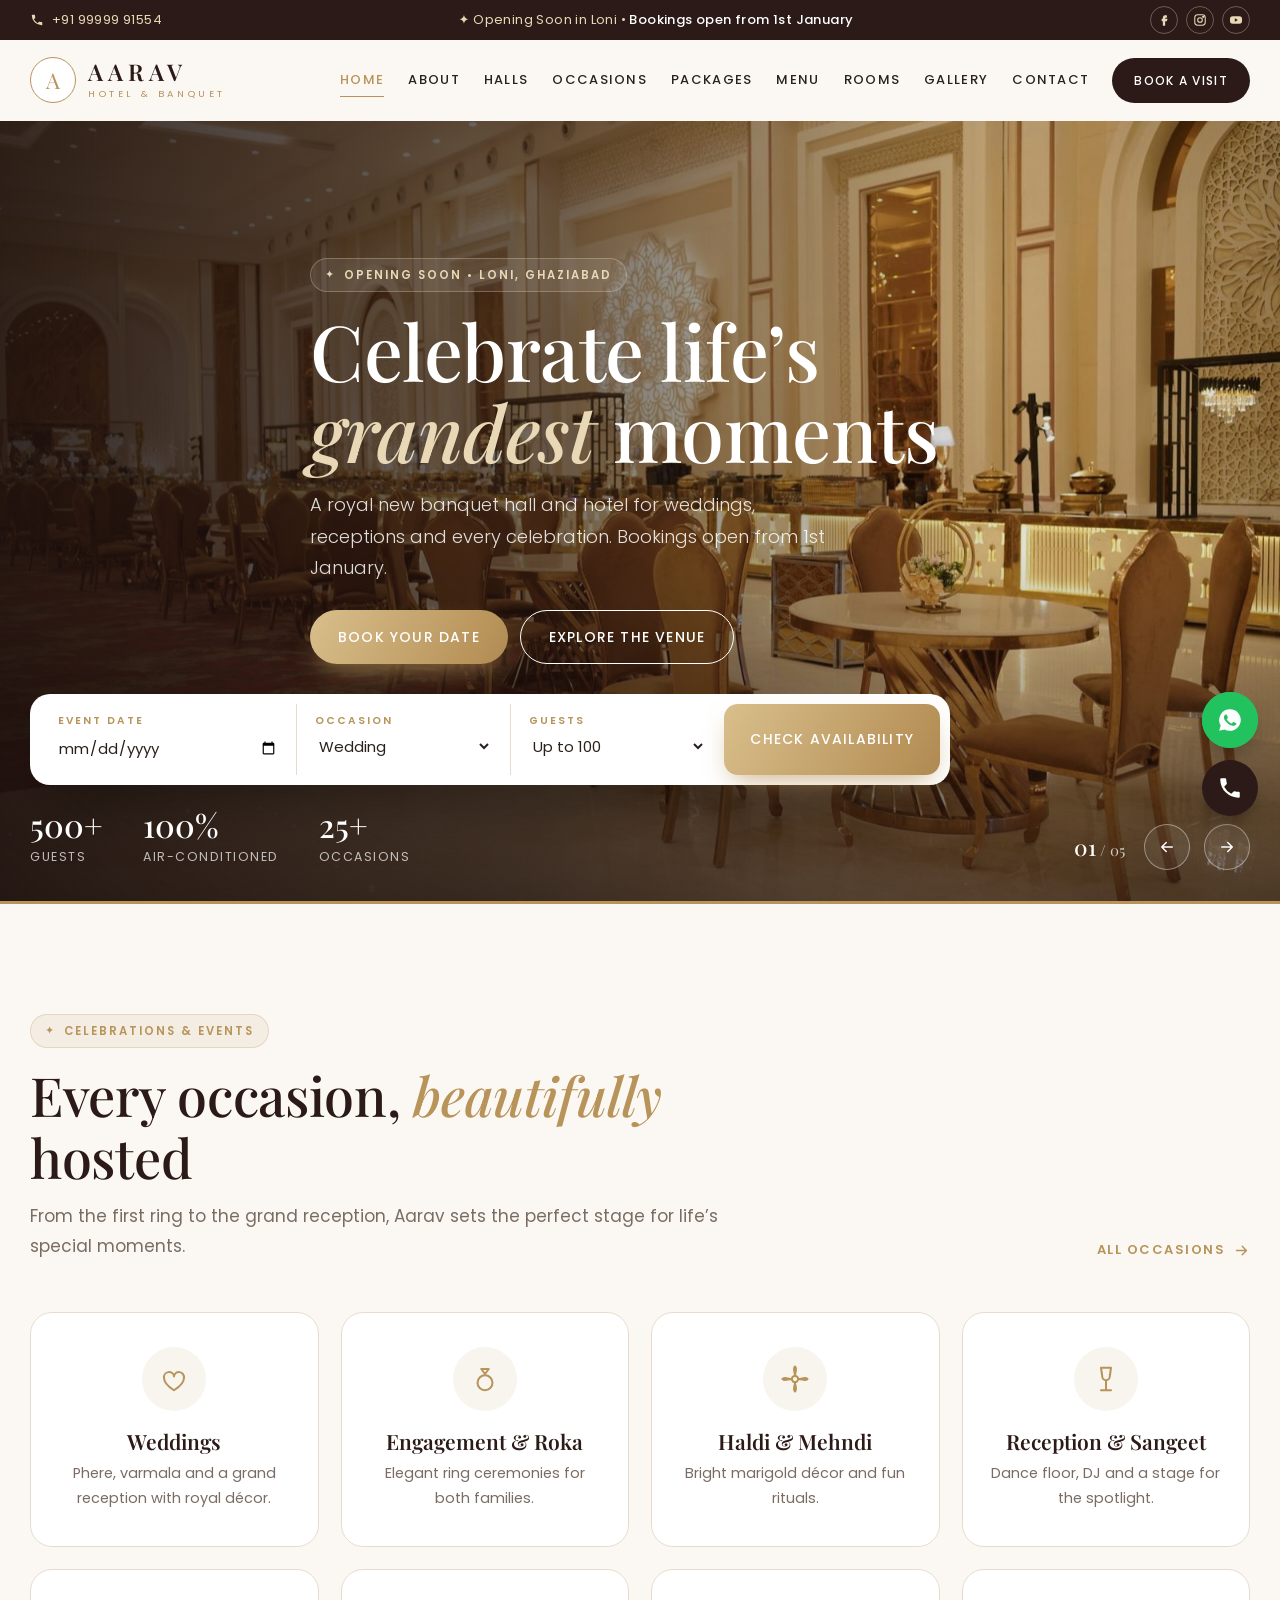
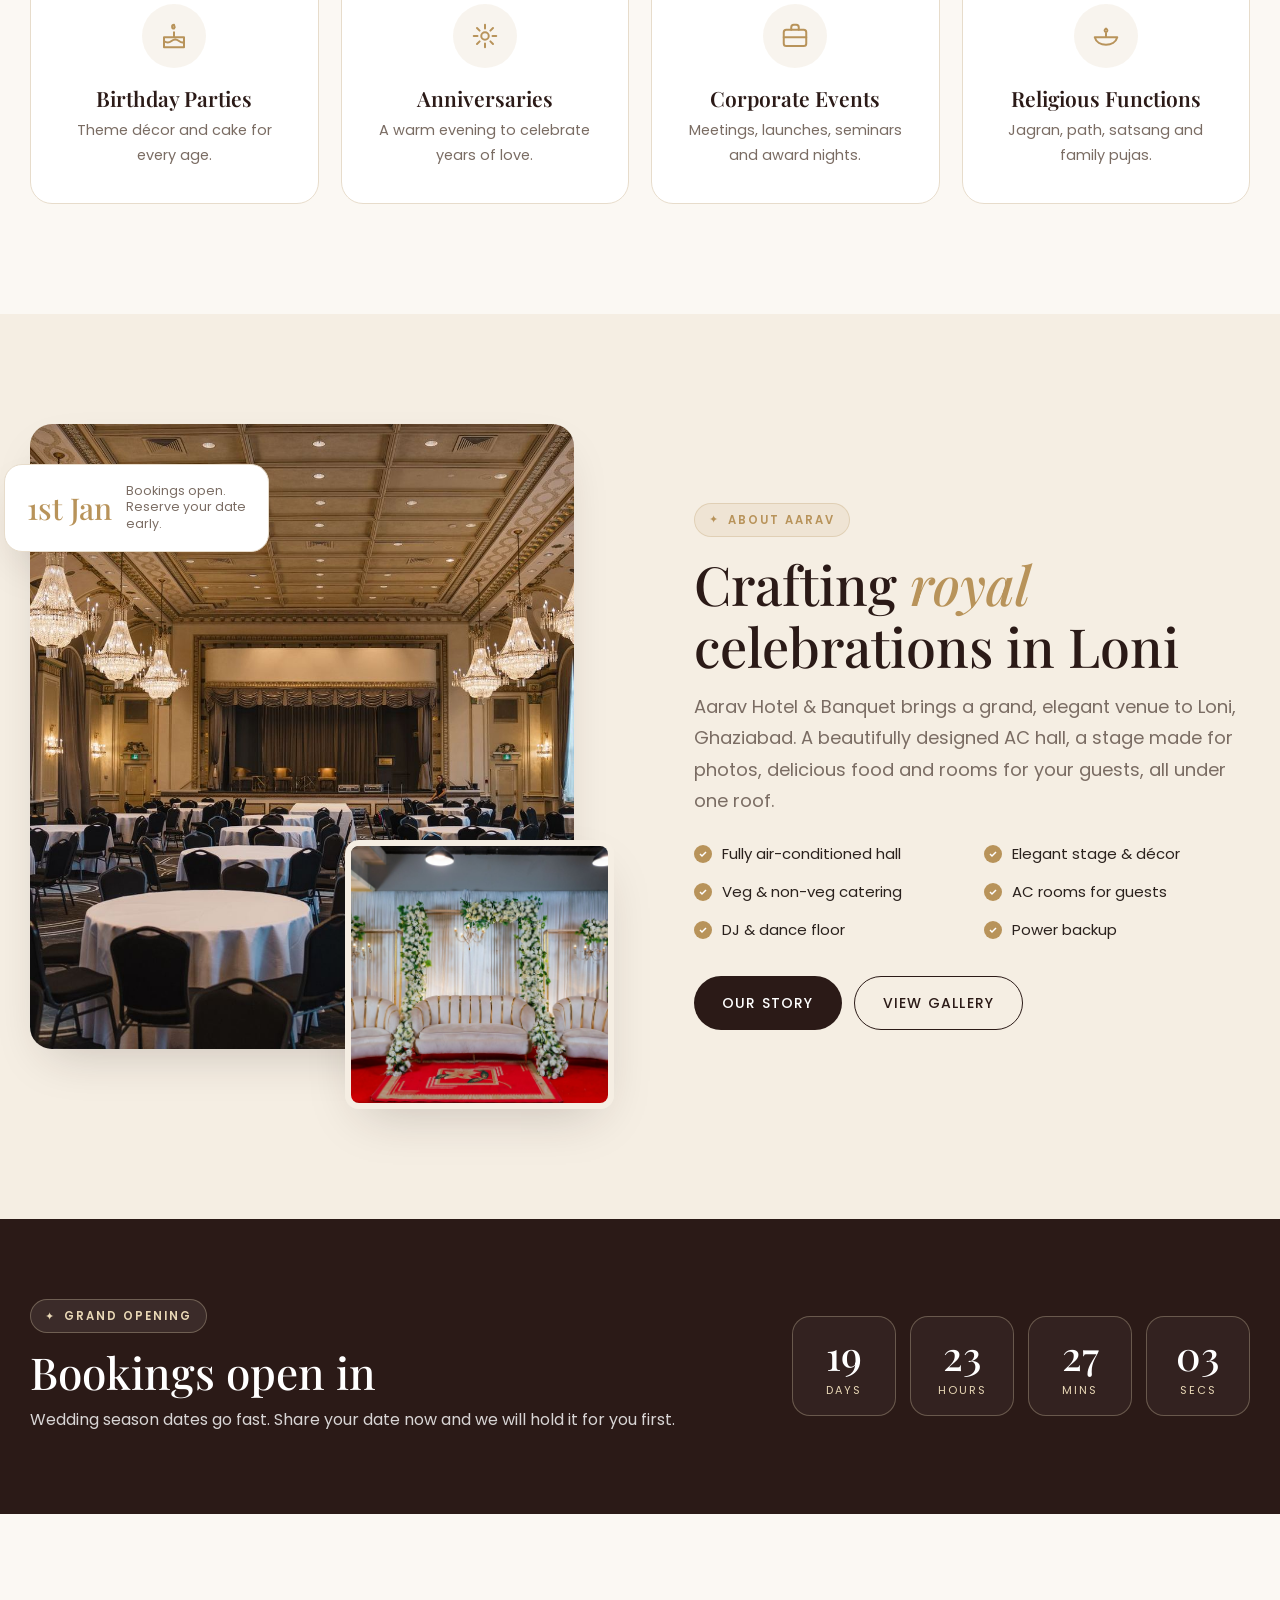
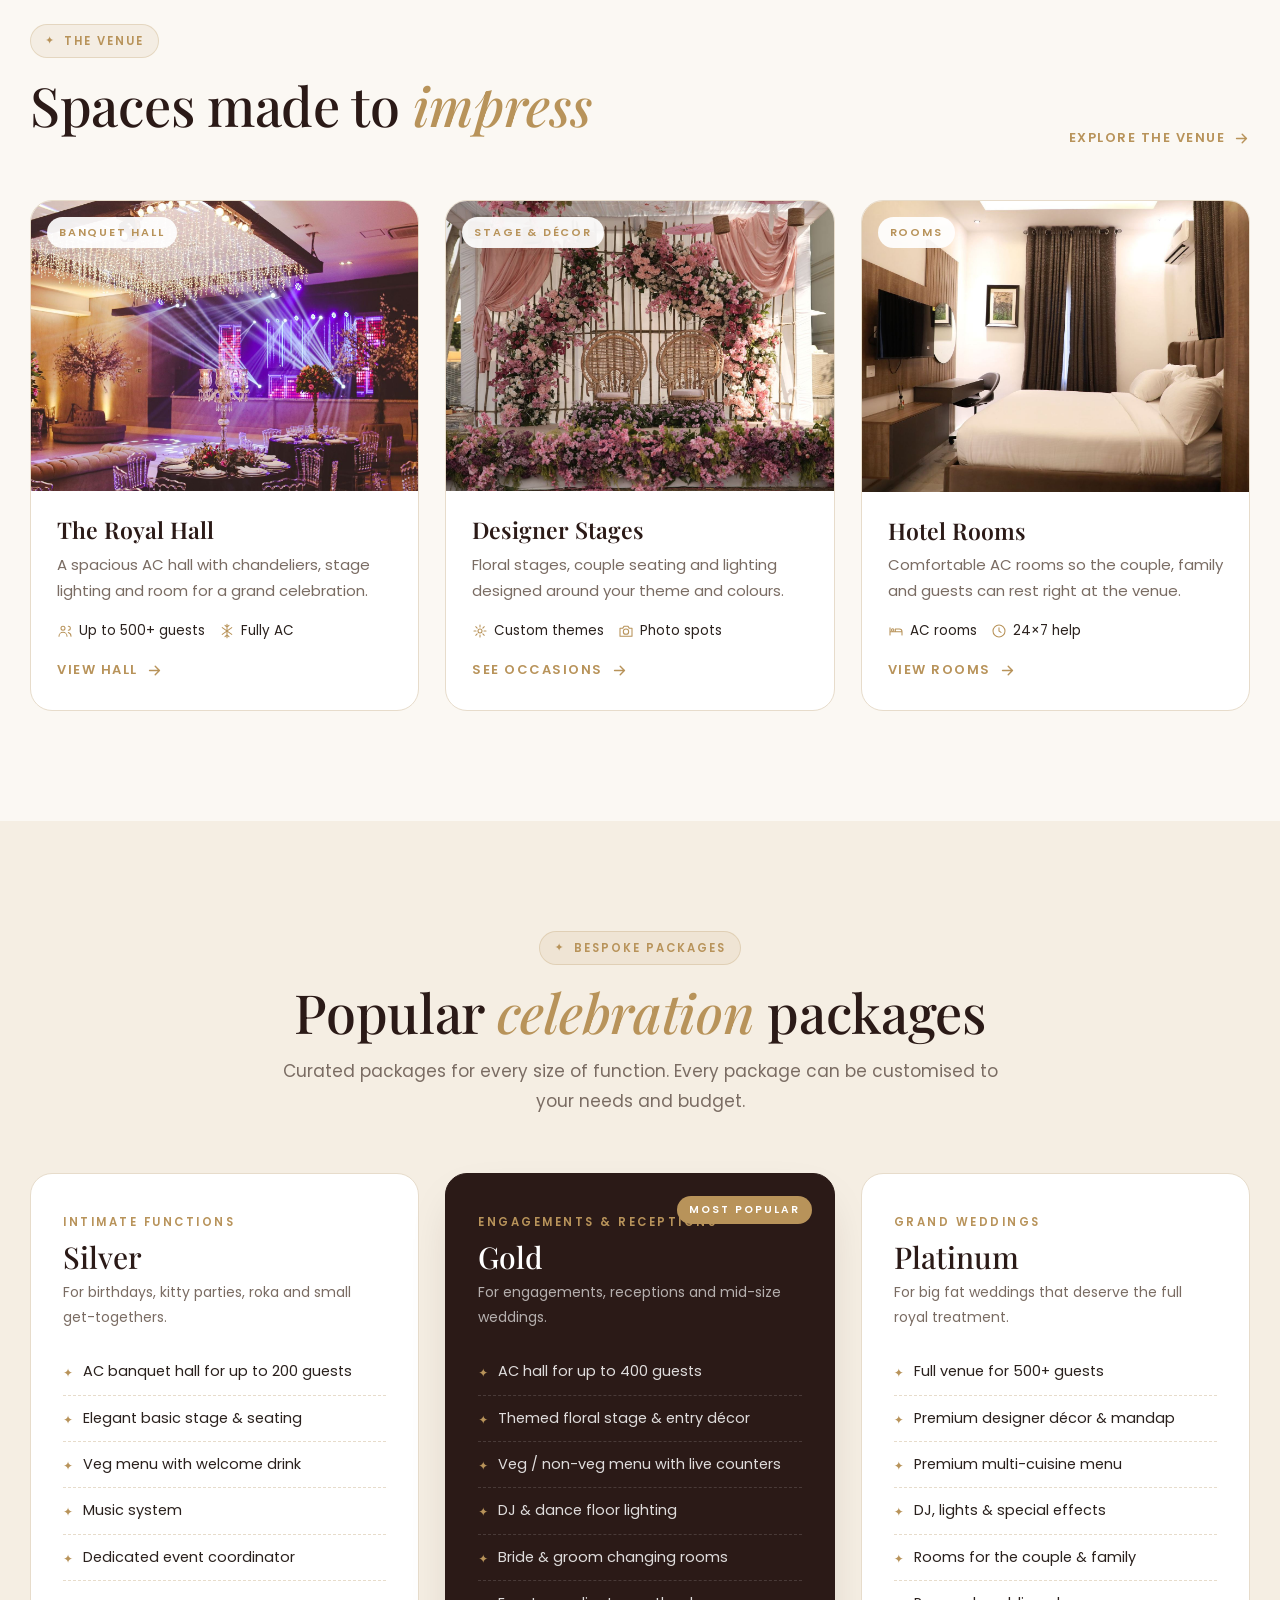
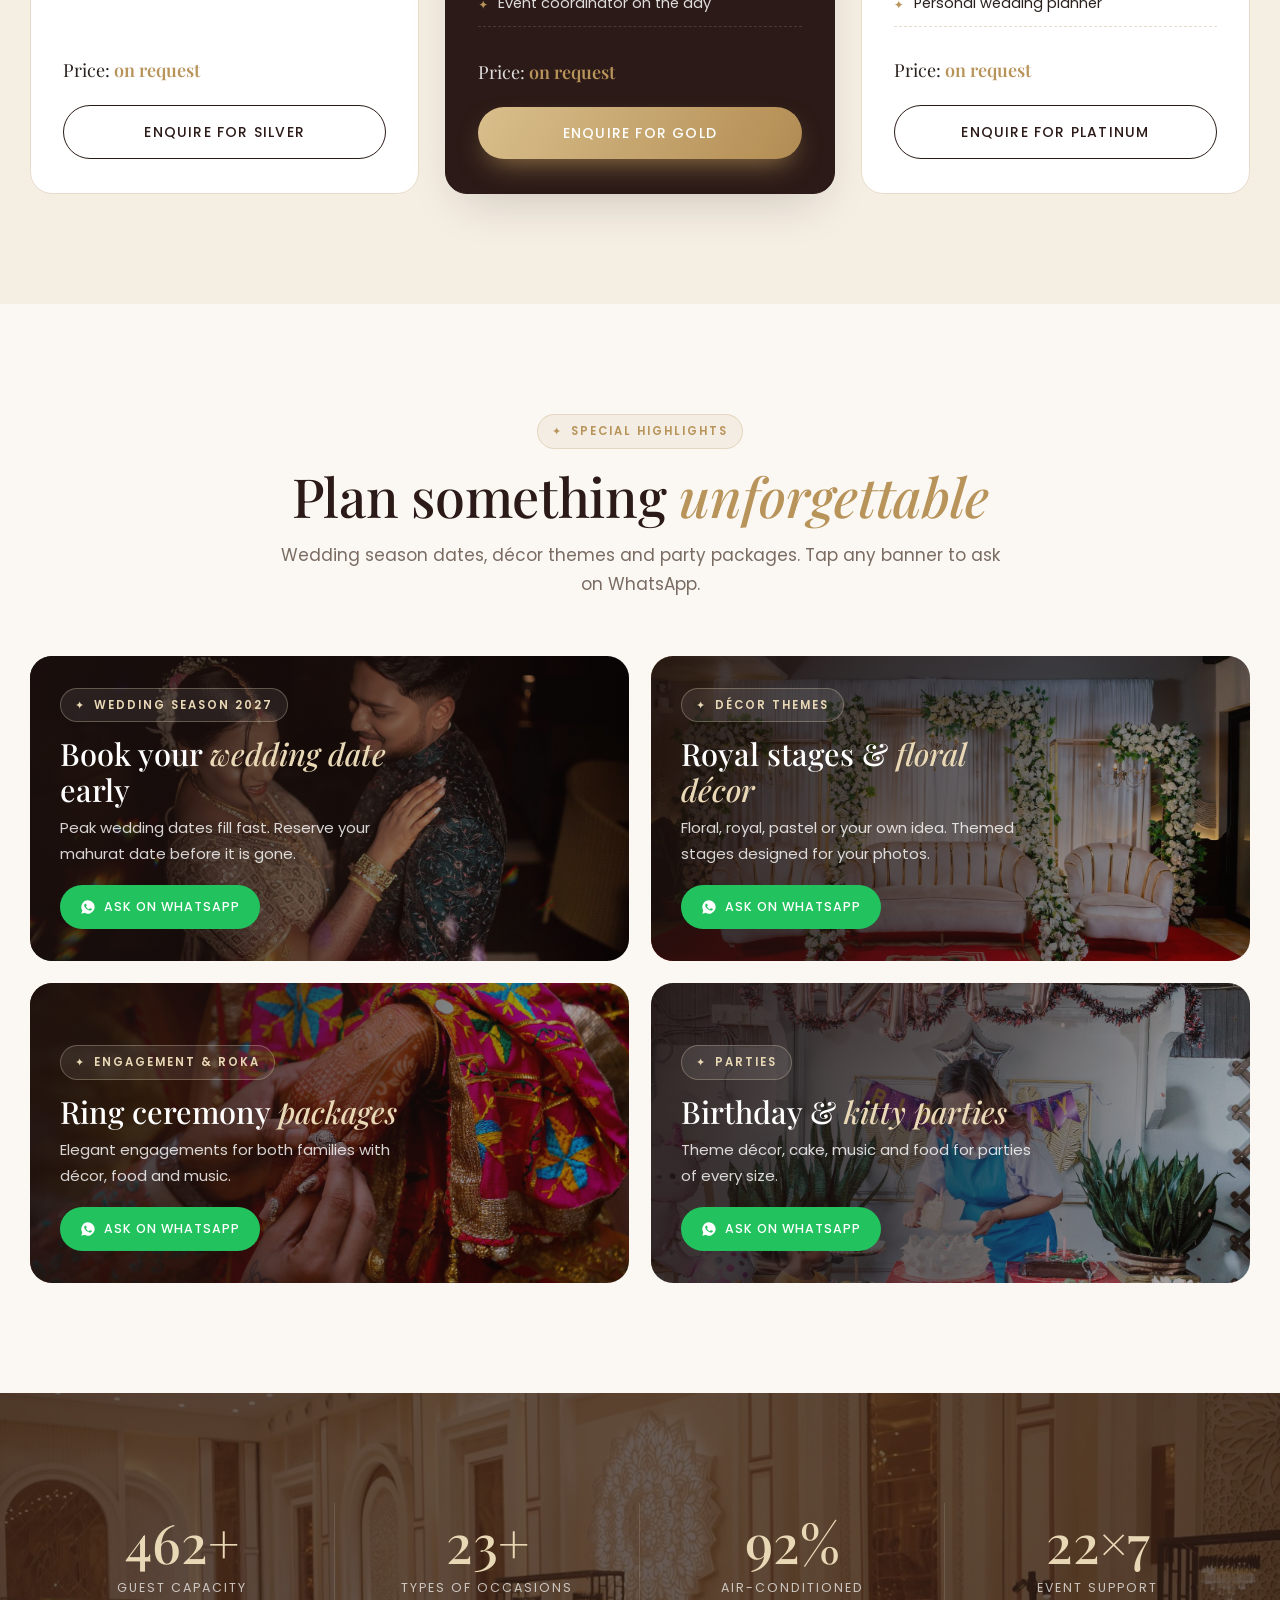
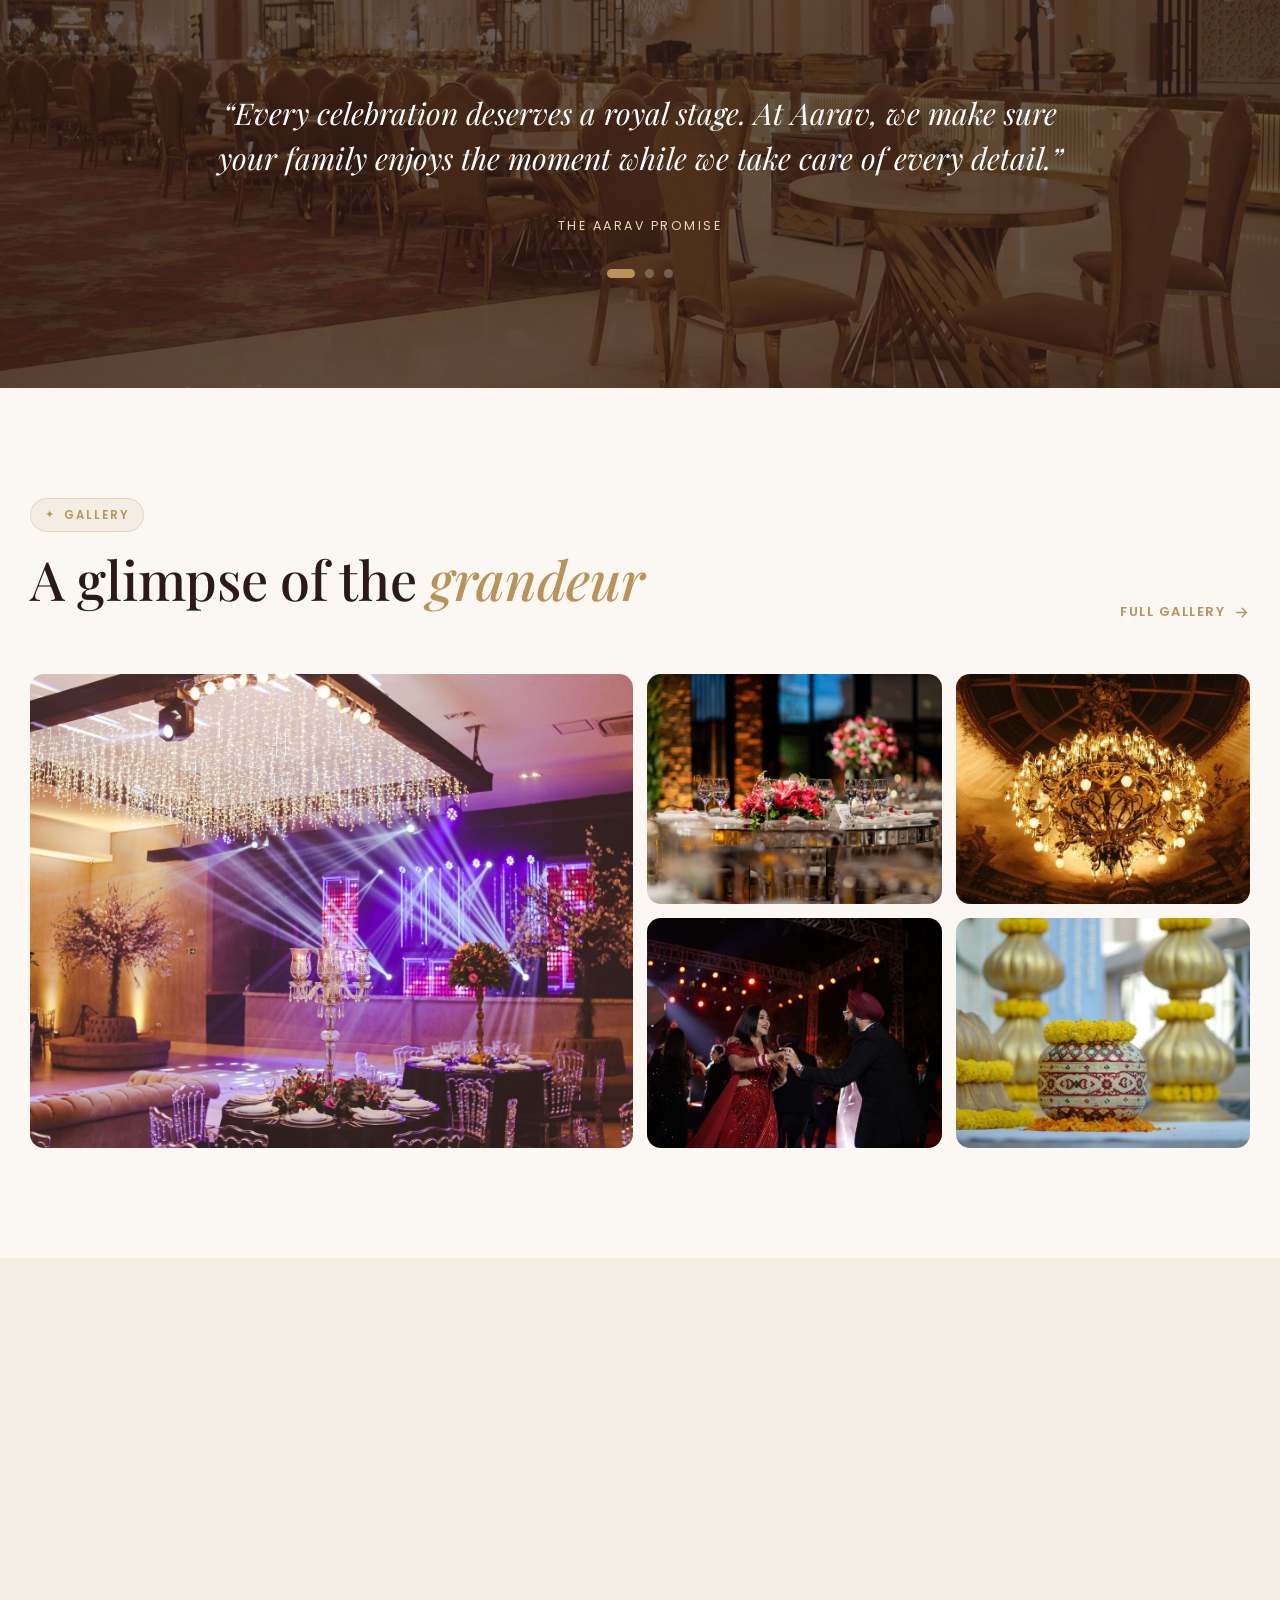
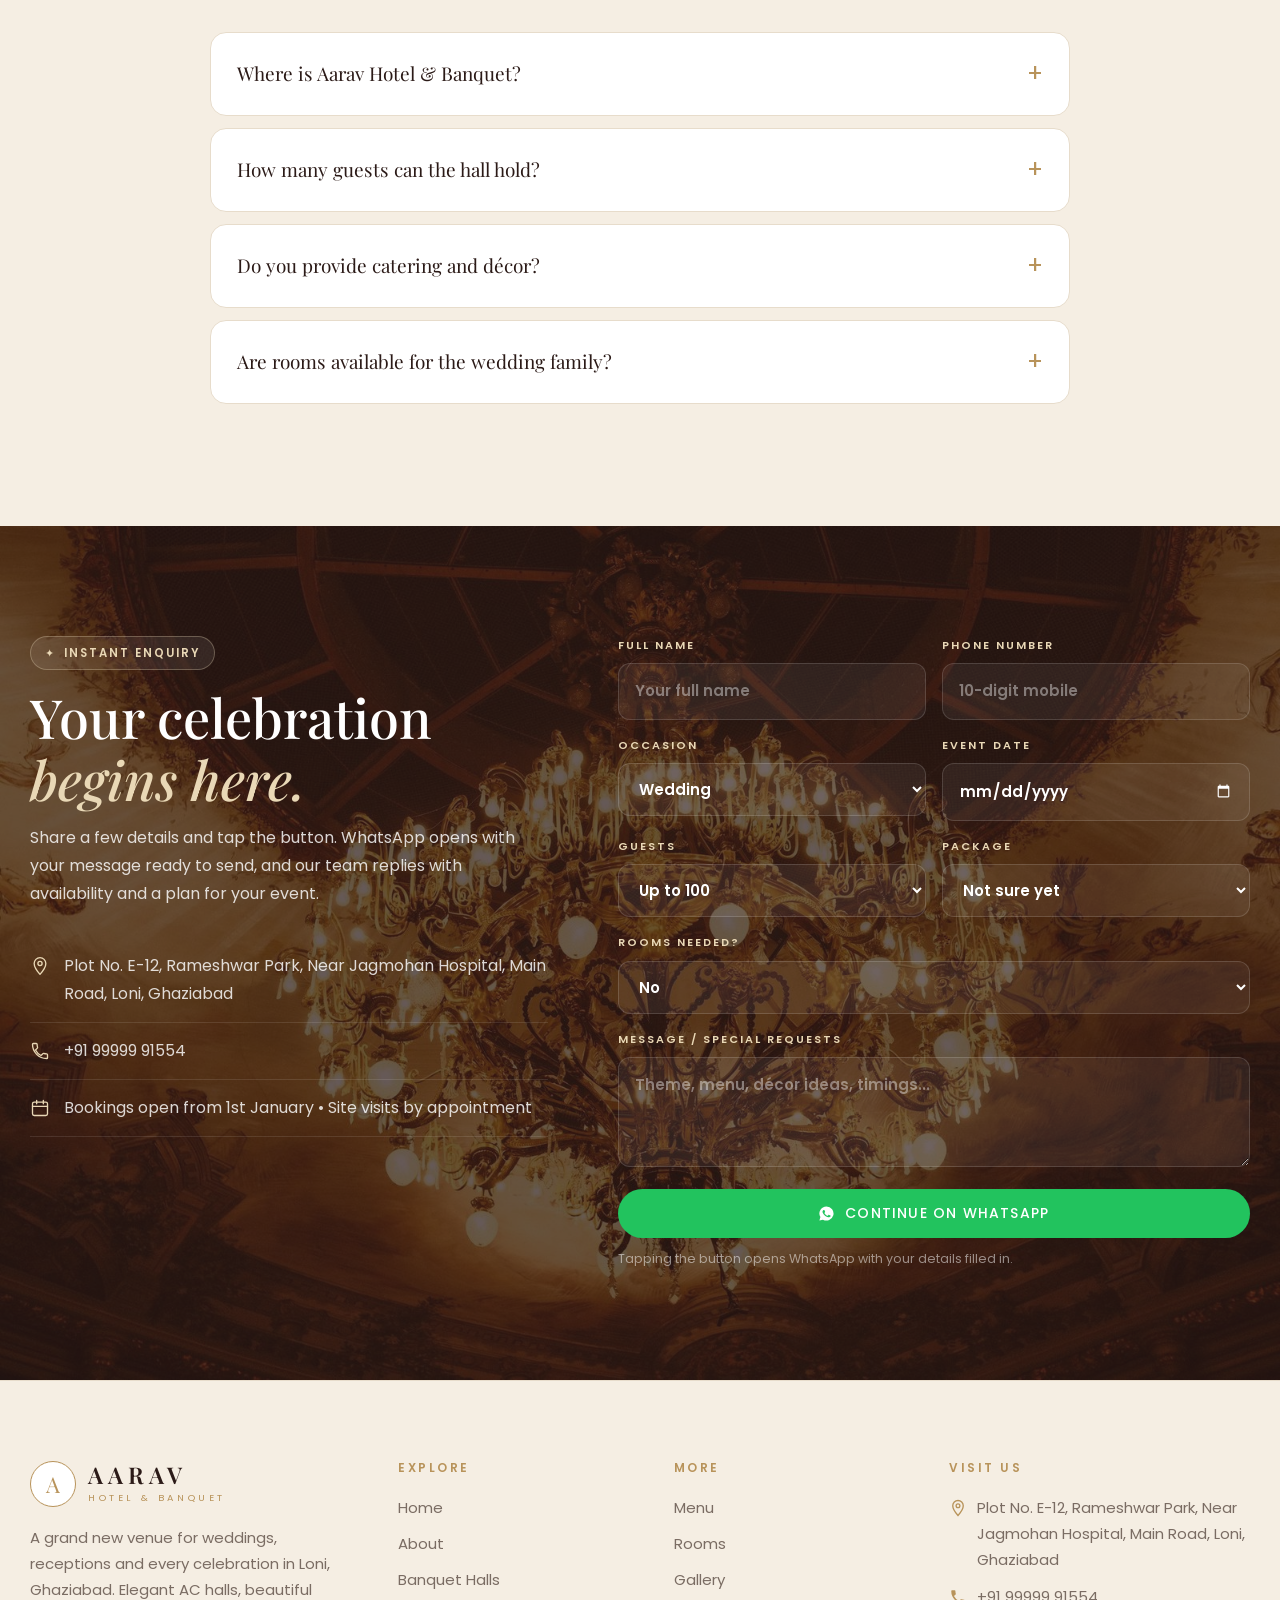
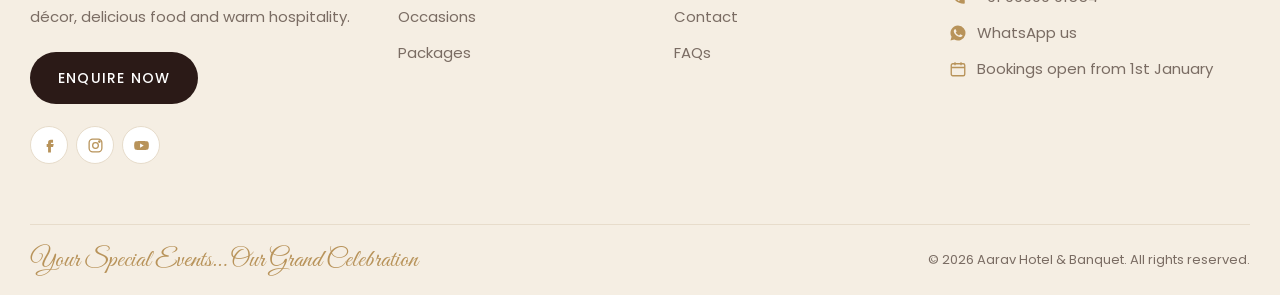
<file: index.html>
<!doctype html>
<html lang="en">
<head>
  <meta charset="utf-8">
  <meta name="viewport" content="width=device-width, initial-scale=1">
  <title>Aarav Hotel &amp; Banquet | Banquet Hall in Loni, Ghaziabad | Opening Soon</title>
  <meta name="description" content="Aarav Hotel & Banquet, Loni Ghaziabad: grand AC banquet hall for weddings, receptions, engagements, birthdays and corporate events. Bookings open from 1st January. Call 9999991554.">
  <meta name="theme-color" content="#fbf8f3">
  <link rel="preconnect" href="https://fonts.googleapis.com">
  <link rel="preconnect" href="https://fonts.gstatic.com" crossorigin>
  <link href="https://fonts.googleapis.com/css2?family=Great+Vibes&family=Playfair+Display:ital,wght@0,500;0,600;1,500&family=Poppins:wght@300;400;500;600&display=swap" rel="stylesheet">
  <link rel="stylesheet" href="css/style.css">
</head>
<body>
  <div id="site-header"></div>

  <section class="hero">
    <div class="slides">
      <div class="slide">
        <img src="images/hero-golden-hall.jpg" alt="">
        <div class="container slide-text">
          <span class="pill light">Opening Soon &bull; Loni, Ghaziabad</span>
          <h1>Celebrate life&rsquo;s <em>grandest</em> moments</h1>
          <p>A royal new banquet hall and hotel for weddings, receptions and every celebration. Bookings open from 1st January.</p>
          <div class="row"><a href="contact.html#enquiry" class="btn btn-gold">Book Your Date</a><a href="banquet-halls.html" class="btn btn-line light">Explore the Venue</a></div>
        </div>
      </div>
      <div class="slide">
        <img src="images/couple-night.jpg" alt="">
        <div class="container slide-text">
          <span class="pill light">Weddings &amp; Receptions</span>
          <h2>Your dream wedding, <em>royally</em> hosted</h2>
          <p>Grand stage, elegant décor, delicious food and rooms for the family, all under one roof.</p>
          <div class="row"><a href="contact.html#enquiry" class="btn btn-gold">Book Your Date</a><a href="packages.html" class="btn btn-line light">View Packages</a></div>
        </div>
      </div>
      <div class="slide">
        <img src="images/ring-mehndi.jpg" alt="">
        <div class="container slide-text">
          <span class="pill light">Engagement &amp; Roka</span>
          <h2>Where forever <em>begins</em></h2>
          <p>Beautiful ring ceremonies and roka functions, planned to the last flower.</p>
          <div class="row"><a href="contact.html#enquiry" class="btn btn-gold">Book Your Date</a><a href="occasions.html" class="btn btn-line light">See Occasions</a></div>
        </div>
      </div>
      <div class="slide">
        <img src="images/birthday-decor.jpg" alt="">
        <div class="container slide-text">
          <span class="pill light">Birthdays &amp; Parties</span>
          <h2>Parties that feel <em>magical</em></h2>
          <p>Theme décor, balloons, cake, music and food that everyone remembers.</p>
          <div class="row"><a href="contact.html#enquiry" class="btn btn-gold">Book Your Date</a><a href="occasions.html" class="btn btn-line light">Plan a Party</a></div>
        </div>
      </div>
      <div class="slide">
        <img src="images/room-deluxe.jpg" alt="">
        <div class="container slide-text">
          <span class="pill light">Stay With Us</span>
          <h2>Rest in <em>comfort</em>, right at the venue</h2>
          <p>Clean, comfortable AC rooms for the couple, family and outstation guests.</p>
          <div class="row"><a href="contact.html#enquiry" class="btn btn-gold">Book Your Date</a><a href="rooms.html" class="btn btn-line light">View Rooms</a></div>
        </div>
      </div>
    </div>
    <div class="hero-bottom">
      <div class="container">
        <form class="datebox" data-wa="date">
          <label><small>Event date</small><input type="date" name="date" required></label>
          <label><small>Occasion</small><select name="occasion"><option>Wedding</option><option>Reception</option><option>Engagement / Roka</option><option>Haldi / Mehndi / Sangeet</option><option>Birthday Party</option><option>Anniversary</option><option>Kitty / Farewell Party</option><option>Corporate Event</option><option>Religious Function</option><option>Other</option></select></label>
          <label><small>Guests</small><select name="guests"><option>Up to 100</option><option>101–200</option><option>201–300</option><option>301–400</option><option>401–500</option><option>500+</option></select></label>
          <button class="btn btn-gold" type="submit">Check Availability</button>
        </form>
        <div class="hero-meta">
          <div class="stats-row">
            <div><b>500+</b><span>Guests</span></div>
            <div><b>100%</b><span>Air-conditioned</span></div>
            <div><b>25+</b><span>Occasions</span></div>
          </div>
          <div class="slide-nav"><span class="num"></span><button class="prev" aria-label="Previous"><svg viewBox="0 0 24 24" fill="none" stroke="currentColor" stroke-width="2" stroke-linecap="round" stroke-linejoin="round"><path d="M19 12H5M11 6l-6 6 6 6"/></svg></button><button class="next" aria-label="Next"><svg viewBox="0 0 24 24" fill="none" stroke="currentColor" stroke-width="2" stroke-linecap="round" stroke-linejoin="round"><path d="M5 12h14M13 6l6 6-6 6"/></svg></button></div>
        </div>
      </div>
    </div>
    <div class="progress"></div>
  </section>

  <section class="bg-photo">
    <img class="bgimg" src="images/table-white-flowers.jpg" alt="" loading="lazy">
    <div class="container">
      <div class="sec-head-row">
        <div class="sec-head  reveal"><span class="pill ">Celebrations &amp; Events</span><h2>Every occasion, <em class="g">beautifully</em> hosted</h2><p>From the first ring to the grand reception, Aarav sets the perfect stage for life&rsquo;s special moments.</p></div>
        <a href="occasions.html" class="link-arrow reveal">All occasions <svg viewBox="0 0 24 24" fill="none" stroke="currentColor" stroke-width="2" stroke-linecap="round" stroke-linejoin="round"><path d="M5 12h14M13 6l6 6-6 6"/></svg></a>
      </div>
      <div class="svc-grid"><div class="svc reveal "><div class="ico"><svg viewBox="0 0 24 24" fill="none" stroke="currentColor" stroke-width="1.6" stroke-linecap="round" stroke-linejoin="round"><path d="M12 21c-4-2.5-8-6-8-10a4 4 0 0 1 8-1 4 4 0 0 1 8 1c0 4-4 7.5-8 10z"/></svg></div><h3>Weddings</h3><p>Phere, varmala and a grand reception with royal décor.</p></div><div class="svc reveal d1"><div class="ico"><svg viewBox="0 0 24 24" fill="none" stroke="currentColor" stroke-width="1.6" stroke-linecap="round" stroke-linejoin="round"><circle cx="12" cy="15" r="6"/><path d="m9 4 3 4 3-4z"/></svg></div><h3>Engagement &amp; Roka</h3><p>Elegant ring ceremonies for both families.</p></div><div class="svc reveal d2"><div class="ico"><svg viewBox="0 0 24 24" fill="none" stroke="currentColor" stroke-width="1.6" stroke-linecap="round" stroke-linejoin="round"><circle cx="12" cy="12" r="2.5"/><path d="M12 9.5C12 6 14 4 12 2c-2 2 0 4 0 7.5M14.5 12c3.5 0 5.5 2 7.5 0-2-2-4 0-7.5 0M12 14.5c0 3.5-2 5.5 0 7.5 2-2 0-4 0-7.5M9.5 12C6 12 4 10 2 12c2 2 4 0 7.5 0"/></svg></div><h3>Haldi &amp; Mehndi</h3><p>Bright marigold décor and fun rituals.</p></div><div class="svc reveal d3"><div class="ico"><svg viewBox="0 0 24 24" fill="none" stroke="currentColor" stroke-width="1.6" stroke-linecap="round" stroke-linejoin="round"><path d="M8 3h8l-1 7a3 3 0 0 1-6 0zM12 13v7M8 21h8"/></svg></div><h3>Reception &amp; Sangeet</h3><p>Dance floor, DJ and a stage for the spotlight.</p></div><div class="svc reveal "><div class="ico"><svg viewBox="0 0 24 24" fill="none" stroke="currentColor" stroke-width="1.6" stroke-linecap="round" stroke-linejoin="round"><path d="M4 21h16v-8H4zM4 16c2 1.5 4 1.5 6 0s4-1.5 6 0 4 1.5 4 0M12 13V9M12 6a1.5 1.5 0 0 1 0-3c0 1.5 1.5 1.5 0 3z"/></svg></div><h3>Birthday Parties</h3><p>Theme décor and cake for every age.</p></div><div class="svc reveal d1"><div class="ico"><svg viewBox="0 0 24 24" fill="none" stroke="currentColor" stroke-width="1.6" stroke-linecap="round" stroke-linejoin="round"><path d="M12 3v3M12 18v3M3 12h3M18 12h3M5.6 5.6l2.1 2.1M16.3 16.3l2.1 2.1M5.6 18.4l2.1-2.1M16.3 7.7l2.1-2.1"/><circle cx="12" cy="12" r="3"/></svg></div><h3>Anniversaries</h3><p>A warm evening to celebrate years of love.</p></div><div class="svc reveal d2"><div class="ico"><svg viewBox="0 0 24 24" fill="none" stroke="currentColor" stroke-width="1.6" stroke-linecap="round" stroke-linejoin="round"><rect x="3" y="7" width="18" height="13" rx="2"/><path d="M9 7V5a2 2 0 0 1 2-2h2a2 2 0 0 1 2 2v2M3 13h18"/></svg></div><h3>Corporate Events</h3><p>Meetings, launches, seminars and award nights.</p></div><div class="svc reveal d3"><div class="ico"><svg viewBox="0 0 24 24" fill="none" stroke="currentColor" stroke-width="1.6" stroke-linecap="round" stroke-linejoin="round"><path d="M3 13h18c-1 4-5 6-9 6s-8-2-9-6zM12 13V9M12 6c1.5 1 1.5 2.5 0 3-1.5-.5-1.5-2 0-3z"/></svg></div><h3>Religious Functions</h3><p>Jagran, path, satsang and family pujas.</p></div></div>
    </div>
  </section>

  <section class="bg-ivory2">
    <div class="container split">
      <div class="media-stack reveal">
        <div class="main"><img src="images/hero-grand-ballroom.jpg" alt="Banquet hall with chandeliers"></div>
        <div class="sub"><img src="images/stage-sofa-flowers.jpg" alt="Wedding stage"></div>
        <div class="badge"><b>1st Jan</b><span>Bookings open. Reserve your date early.</span></div>
      </div>
      <div class="reveal d1">
        <span class="pill">About Aarav</span>
        <h2 style="font-size:clamp(34px,4.4vw,54px);font-weight:500;margin:16px 0 14px">Crafting <em class="g">royal</em> celebrations in Loni</h2>
        <p class="lead">Aarav Hotel &amp; Banquet brings a grand, elegant venue to Loni, Ghaziabad. A beautifully designed AC hall, a stage made for photos, delicious food and rooms for your guests, all under one roof.</p>
        <ul class="ticks">
          <li>Fully air-conditioned hall</li><li>Elegant stage &amp; décor</li>
          <li>Veg &amp; non-veg catering</li><li>AC rooms for guests</li>
          <li>DJ &amp; dance floor</li><li>Power backup</li>
        </ul>
        <div style="display:flex;gap:12px;flex-wrap:wrap"><a href="about.html" class="btn btn-dark">Our Story</a><a href="gallery.html" class="btn btn-line">View Gallery</a></div>
      </div>
    </div>
  </section>

  <section class="bg-dark sec-tight">
    <div class="container count-band">
      <div class="reveal">
        <span class="pill light">Grand Opening</span>
        <h2 style="font-size:clamp(30px,3.6vw,44px);font-weight:500;margin:14px 0 8px">Bookings open in</h2>
        <p style="margin:0">Wedding season dates go fast. Share your date now and we will hold it for you first.</p>
      </div>
      <div class="reveal d1">
        <div class="countdown" data-countdown></div>
      </div>
    </div>
  </section>

  <section>
    <div class="container">
      <div class="sec-head-row">
        <div class="sec-head  reveal"><span class="pill ">The Venue</span><h2>Spaces made to <em class="g">impress</em></h2></div>
        <a href="banquet-halls.html" class="link-arrow reveal">Explore the venue <svg viewBox="0 0 24 24" fill="none" stroke="currentColor" stroke-width="2" stroke-linecap="round" stroke-linejoin="round"><path d="M5 12h14M13 6l6 6-6 6"/></svg></a>
      </div>
      <div class="cards-3">
        <article class="pcard reveal"><div class="img"><img src="images/hero-stage-lights.jpg" alt="Main banquet hall" loading="lazy"><span class="tag">Banquet Hall</span></div>
          <div class="body"><h3>The Royal Hall</h3><p>A spacious AC hall with chandeliers, stage lighting and room for a grand celebration.</p><div class="meta"><span><svg viewBox="0 0 24 24" fill="none" stroke="currentColor" stroke-width="1.6" stroke-linecap="round" stroke-linejoin="round"><circle cx="9" cy="8" r="3"/><path d="M3 20a6 6 0 0 1 12 0M17 11a3 3 0 1 0 0-6M21 20a6 6 0 0 0-4-5.6"/></svg>Up to 500+ guests</span><span><svg viewBox="0 0 24 24" fill="none" stroke="currentColor" stroke-width="1.6" stroke-linecap="round" stroke-linejoin="round"><path d="M12 2v20M4.9 7l14.2 10M4.9 17 19.1 7M9 3.5 12 6l3-2.5M9 20.5 12 18l3 2.5"/></svg>Fully AC</span></div><a href="banquet-halls.html" class="link-arrow">View hall <svg viewBox="0 0 24 24" fill="none" stroke="currentColor" stroke-width="2" stroke-linecap="round" stroke-linejoin="round"><path d="M5 12h14M13 6l6 6-6 6"/></svg></a></div></article>
        <article class="pcard reveal d1"><div class="img"><img src="images/decor-pink-floral.jpg" alt="Floral stage décor" loading="lazy"><span class="tag">Stage &amp; Décor</span></div>
          <div class="body"><h3>Designer Stages</h3><p>Floral stages, couple seating and lighting designed around your theme and colours.</p><div class="meta"><span><svg viewBox="0 0 24 24" fill="none" stroke="currentColor" stroke-width="1.6" stroke-linecap="round" stroke-linejoin="round"><path d="M12 3v3M12 18v3M3 12h3M18 12h3M5.6 5.6l2.1 2.1M16.3 16.3l2.1 2.1M5.6 18.4l2.1-2.1M16.3 7.7l2.1-2.1"/><circle cx="12" cy="12" r="3"/></svg>Custom themes</span><span><svg viewBox="0 0 24 24" fill="none" stroke="currentColor" stroke-width="1.6" stroke-linecap="round" stroke-linejoin="round"><path d="M3 8h4l2-3h6l2 3h4v12H3z"/><circle cx="12" cy="13" r="4"/></svg>Photo spots</span></div><a href="occasions.html" class="link-arrow">See occasions <svg viewBox="0 0 24 24" fill="none" stroke="currentColor" stroke-width="2" stroke-linecap="round" stroke-linejoin="round"><path d="M5 12h14M13 6l6 6-6 6"/></svg></a></div></article>
        <article class="pcard reveal d2"><div class="img"><img src="images/room-classic.jpg" alt="Hotel room" loading="lazy"><span class="tag">Rooms</span></div>
          <div class="body"><h3>Hotel Rooms</h3><p>Comfortable AC rooms so the couple, family and guests can rest right at the venue.</p><div class="meta"><span><svg viewBox="0 0 24 24" fill="none" stroke="currentColor" stroke-width="1.6" stroke-linecap="round" stroke-linejoin="round"><path d="M3 18V7M3 13h18v5M21 13a4 4 0 0 0-4-4h-6v4"/><circle cx="7" cy="10.5" r="1.8"/></svg>AC rooms</span><span><svg viewBox="0 0 24 24" fill="none" stroke="currentColor" stroke-width="1.6" stroke-linecap="round" stroke-linejoin="round"><circle cx="12" cy="12" r="9"/><path d="M12 7v5l3 2"/></svg>24&times;7 help</span></div><a href="rooms.html" class="link-arrow">View rooms <svg viewBox="0 0 24 24" fill="none" stroke="currentColor" stroke-width="2" stroke-linecap="round" stroke-linejoin="round"><path d="M5 12h14M13 6l6 6-6 6"/></svg></a></div></article>
      </div>
    </div>
  </section>

  <section class="bg-ivory2">
    <div class="container">
      <div class="sec-head center reveal"><span class="pill ">Bespoke Packages</span><h2>Popular <em class="g">celebration</em> packages</h2><p>Curated packages for every size of function. Every package can be customised to your needs and budget.</p></div>
      <div class="pkg-grid"><div class="pkg  reveal ">
          <span class="lvl">Intimate Functions</span><h3>Silver</h3><p class="for">For birthdays, kitty parties, roka and small get-togethers.</p>
          <ul><li>AC banquet hall for up to 200 guests</li><li>Elegant basic stage &amp; seating</li><li>Veg menu with welcome drink</li><li>Music system</li><li>Dedicated event coordinator</li></ul>
          <p class="price">Price: <b>on request</b></p>
          <a href="contact.html?package=Silver#enquiry" class="btn btn-line">Enquire for Silver</a>
        </div><div class="pkg featured reveal d1">
          <span class="ribbon">Most Popular</span><span class="lvl">Engagements &amp; Receptions</span><h3>Gold</h3><p class="for">For engagements, receptions and mid-size weddings.</p>
          <ul><li>AC hall for up to 400 guests</li><li>Themed floral stage &amp; entry décor</li><li>Veg / non-veg menu with live counters</li><li>DJ &amp; dance floor lighting</li><li>Bride &amp; groom changing rooms</li><li>Event coordinator on the day</li></ul>
          <p class="price">Price: <b>on request</b></p>
          <a href="contact.html?package=Gold#enquiry" class="btn btn-gold">Enquire for Gold</a>
        </div><div class="pkg  reveal d2">
          <span class="lvl">Grand Weddings</span><h3>Platinum</h3><p class="for">For big fat weddings that deserve the full royal treatment.</p>
          <ul><li>Full venue for 500+ guests</li><li>Premium designer décor &amp; mandap</li><li>Premium multi-cuisine menu</li><li>DJ, lights &amp; special effects</li><li>Rooms for the couple &amp; family</li><li>Personal wedding planner</li></ul>
          <p class="price">Price: <b>on request</b></p>
          <a href="contact.html?package=Platinum#enquiry" class="btn btn-line">Enquire for Platinum</a>
        </div></div>
    </div>
  </section>

  <section>
    <div class="container">
      <div class="sec-head center reveal"><span class="pill ">Special Highlights</span><h2>Plan something <em class="g">unforgettable</em></h2><p>Wedding season dates, décor themes and party packages. Tap any banner to ask on WhatsApp.</p></div>
      <div class="banners"><a class="banner reveal " href="https://wa.me/919999991554?text=Hello%20Aarav%20Hotel%20%26%20Banquet%2C%20I%20want%20to%20book%20a%20wedding%20date%20for%202027.%20Please%20share%20details." target="_blank" rel="noopener">
          <img src="images/couple-night.jpg" alt="" loading="lazy">
          <div class="b-in"><span class="pill light">Wedding Season 2027</span><h3>Book your <em>wedding date</em> early</h3><p>Peak wedding dates fill fast. Reserve your mahurat date before it is gone.</p><span class="b-btn"><svg viewBox="0 0 24 24" fill="currentColor"><path d="M12 2a10 10 0 0 0-8.6 15.1L2 22l5-1.3A10 10 0 1 0 12 2zm5.3 14.2c-.2.6-1.3 1.2-1.8 1.2-.5.1-1 .1-3.3-.8-2.8-1.1-4.5-3.9-4.7-4.1-.1-.2-1.1-1.5-1.1-2.9s.7-2 1-2.3c.2-.3.5-.3.7-.3h.5c.2 0 .4 0 .6.5l.8 2c.1.2.1.4 0 .5l-.4.6-.4.4c-.1.2-.3.3-.1.6.2.3.8 1.3 1.7 2.1 1.2 1 2.1 1.3 2.4 1.5.3.1.5.1.6-.1l.9-1.1c.2-.3.4-.2.7-.1l1.9.9c.3.1.5.2.5.3.1.2.1.7-.1 1.2z"/></svg> Ask on WhatsApp</span></div>
        </a><a class="banner reveal d1" href="https://wa.me/919999991554?text=Hello%20Aarav%20Hotel%20%26%20Banquet%2C%20please%20share%20your%20stage%20and%20d%C3%A9cor%20theme%20options." target="_blank" rel="noopener">
          <img src="images/stage-sofa-flowers.jpg" alt="" loading="lazy">
          <div class="b-in"><span class="pill light">Décor Themes</span><h3>Royal stages &amp; <em>floral décor</em></h3><p>Floral, royal, pastel or your own idea. Themed stages designed for your photos.</p><span class="b-btn"><svg viewBox="0 0 24 24" fill="currentColor"><path d="M12 2a10 10 0 0 0-8.6 15.1L2 22l5-1.3A10 10 0 1 0 12 2zm5.3 14.2c-.2.6-1.3 1.2-1.8 1.2-.5.1-1 .1-3.3-.8-2.8-1.1-4.5-3.9-4.7-4.1-.1-.2-1.1-1.5-1.1-2.9s.7-2 1-2.3c.2-.3.5-.3.7-.3h.5c.2 0 .4 0 .6.5l.8 2c.1.2.1.4 0 .5l-.4.6-.4.4c-.1.2-.3.3-.1.6.2.3.8 1.3 1.7 2.1 1.2 1 2.1 1.3 2.4 1.5.3.1.5.1.6-.1l.9-1.1c.2-.3.4-.2.7-.1l1.9.9c.3.1.5.2.5.3.1.2.1.7-.1 1.2z"/></svg> Ask on WhatsApp</span></div>
        </a><a class="banner reveal " href="https://wa.me/919999991554?text=Hello%20Aarav%20Hotel%20%26%20Banquet%2C%20I%20want%20details%20of%20engagement%20/%20roka%20packages." target="_blank" rel="noopener">
          <img src="images/ring-ceremony.jpg" alt="" loading="lazy">
          <div class="b-in"><span class="pill light">Engagement &amp; Roka</span><h3>Ring ceremony <em>packages</em></h3><p>Elegant engagements for both families with décor, food and music.</p><span class="b-btn"><svg viewBox="0 0 24 24" fill="currentColor"><path d="M12 2a10 10 0 0 0-8.6 15.1L2 22l5-1.3A10 10 0 1 0 12 2zm5.3 14.2c-.2.6-1.3 1.2-1.8 1.2-.5.1-1 .1-3.3-.8-2.8-1.1-4.5-3.9-4.7-4.1-.1-.2-1.1-1.5-1.1-2.9s.7-2 1-2.3c.2-.3.5-.3.7-.3h.5c.2 0 .4 0 .6.5l.8 2c.1.2.1.4 0 .5l-.4.6-.4.4c-.1.2-.3.3-.1.6.2.3.8 1.3 1.7 2.1 1.2 1 2.1 1.3 2.4 1.5.3.1.5.1.6-.1l.9-1.1c.2-.3.4-.2.7-.1l1.9.9c.3.1.5.2.5.3.1.2.1.7-.1 1.2z"/></svg> Ask on WhatsApp</span></div>
        </a><a class="banner reveal d1" href="https://wa.me/919999991554?text=Hello%20Aarav%20Hotel%20%26%20Banquet%2C%20I%20want%20to%20plan%20a%20birthday%20/%20kitty%20party.%20Please%20share%20details." target="_blank" rel="noopener">
          <img src="images/birthday-kids.jpg" alt="" loading="lazy">
          <div class="b-in"><span class="pill light">Parties</span><h3>Birthday &amp; <em>kitty parties</em></h3><p>Theme décor, cake, music and food for parties of every size.</p><span class="b-btn"><svg viewBox="0 0 24 24" fill="currentColor"><path d="M12 2a10 10 0 0 0-8.6 15.1L2 22l5-1.3A10 10 0 1 0 12 2zm5.3 14.2c-.2.6-1.3 1.2-1.8 1.2-.5.1-1 .1-3.3-.8-2.8-1.1-4.5-3.9-4.7-4.1-.1-.2-1.1-1.5-1.1-2.9s.7-2 1-2.3c.2-.3.5-.3.7-.3h.5c.2 0 .4 0 .6.5l.8 2c.1.2.1.4 0 .5l-.4.6-.4.4c-.1.2-.3.3-.1.6.2.3.8 1.3 1.7 2.1 1.2 1 2.1 1.3 2.4 1.5.3.1.5.1.6-.1l.9-1.1c.2-.3.4-.2.7-.1l1.9.9c.3.1.5.2.5.3.1.2.1.7-.1 1.2z"/></svg> Ask on WhatsApp</span></div>
        </a></div>
    </div>
  </section>

  <section class="bg-dark bg-photo">
    <img class="bgimg" src="images/hero-golden-hall.jpg" alt="" loading="lazy">
    <div class="container">
      <div class="stats">
        <div class="reveal"><b data-count="500" data-suffix="+">0</b><span>Guest capacity</span></div>
        <div class="reveal d1"><b data-count="25" data-suffix="+">0</b><span>Types of occasions</span></div>
        <div class="reveal d2"><b data-count="100" data-suffix="%">0</b><span>Air-conditioned</span></div>
        <div class="reveal d3"><b data-count="24" data-suffix="&times;7">0</b><span>Event support</span></div>
      </div>
      <div class="tst-wrap" style="margin-top:80px">
        <div class="tst"><p>&ldquo;Every celebration deserves a royal stage. At Aarav, we make sure your family enjoys the moment while we take care of every detail.&rdquo;</p><small>The Aarav Promise</small></div>
        <div class="tst"><p>&ldquo;From the first flower on the stage to the last dish on the buffet, everything is planned around you and your guests.&rdquo;</p><small>Our Hospitality</small></div>
        <div class="tst"><p>&ldquo;A grand new address in Loni for weddings, receptions and every celebration, close to home and easy to reach.&rdquo;</p><small>Aarav Hotel &amp; Banquet</small></div>
        <div class="tst-dots"></div>
      </div>
    </div>
  </section>

  <section>
    <div class="container">
      <div class="sec-head-row">
        <div class="sec-head  reveal"><span class="pill ">Gallery</span><h2>A glimpse of the <em class="g">grandeur</em></h2></div>
        <a href="gallery.html" class="link-arrow reveal">Full gallery <svg viewBox="0 0 24 24" fill="none" stroke="currentColor" stroke-width="2" stroke-linecap="round" stroke-linejoin="round"><path d="M5 12h14M13 6l6 6-6 6"/></svg></a>
      </div>
      <div class="gal-preview reveal">
        <a href="images/hero-stage-lights.jpg" data-lightbox data-title="Banquet hall"><img src="images/hero-stage-lights.jpg" alt="Banquet hall with stage lights" loading="lazy"></a>
        <a href="images/table-red-roses.jpg" data-lightbox data-title="Table décor"><img src="images/table-red-roses.jpg" alt="Red rose table décor" loading="lazy"></a>
        <a href="images/chandelier-gold.jpg" data-lightbox data-title="Chandeliers"><img src="images/chandelier-gold.jpg" alt="Golden chandelier" loading="lazy"></a>
        <a href="images/couple-dance.jpg" data-lightbox data-title="Reception"><img src="images/couple-dance.jpg" alt="Couple dancing" loading="lazy"></a>
        <a href="images/haldi-decor.jpg" data-lightbox data-title="Haldi décor"><img src="images/haldi-decor.jpg" alt="Haldi décor" loading="lazy"></a>
      </div>
    </div>
  </section>

  <section class="bg-ivory2">
    <div class="container">
      <div class="sec-head center reveal"><span class="pill ">FAQs</span><h2>Questions, <em class="g">answered</em></h2></div>
      <div class="faq"><details class="reveal"><summary>When do bookings open?</summary><p>Bookings open from 1st January. You can call or WhatsApp us now to reserve your date and book a site visit.</p></details><details class="reveal"><summary>Where is Aarav Hotel &amp; Banquet?</summary><p>Plot No. E-12, Rameshwar Park, near Jagmohan Hospital, on the main road in Loni, Ghaziabad.</p></details><details class="reveal"><summary>How many guests can the hall hold?</summary><p>The AC banquet hall is set up for functions from about 100 guests to grand weddings of 500+ guests.</p></details><details class="reveal"><summary>Do you provide catering and décor?</summary><p>Yes. Packages include in-house catering, stage and décor. You can also customise the menu and theme.</p></details><details class="reveal"><summary>Are rooms available for the wedding family?</summary><p>Yes, comfortable AC rooms are available at the venue for the couple, family and guests.</p></details></div>
    </div>
  </section>

  <section class="bg-dark bg-photo" id="enquiry">
    <img class="bgimg" src="images/chandelier-gold.jpg" alt="" loading="lazy">
    <div class="container enquiry">
      <div class="reveal">
        <span class="pill light">Instant Enquiry</span>
        <h2>Your celebration <em>begins here.</em></h2>
        <p>Share a few details and tap the button. WhatsApp opens with your message ready to send, and our team replies with availability and a plan for your event.</p>
        <ul class="contact-lines">
          <li><svg viewBox="0 0 24 24" fill="none" stroke="currentColor" stroke-width="1.6" stroke-linecap="round" stroke-linejoin="round"><path d="M12 2a7 7 0 0 0-7 7c0 5.2 7 13 7 13s7-7.8 7-13a7 7 0 0 0-7-7z"/><circle cx="12" cy="9" r="2.5"/></svg><span>Plot No. E-12, Rameshwar Park, Near Jagmohan Hospital, Main Road, Loni, Ghaziabad</span></li>
          <li><svg viewBox="0 0 24 24" fill="none" stroke="currentColor" stroke-width="1.6" stroke-linecap="round" stroke-linejoin="round"><path d="M6.6 10.8a15.1 15.1 0 0 0 6.6 6.6l2.2-2.2a1 1 0 0 1 1-.25 11.4 11.4 0 0 0 3.6.57 1 1 0 0 1 1 1V20a1 1 0 0 1-1 1A17 17 0 0 1 3 4a1 1 0 0 1 1-1h3.5a1 1 0 0 1 1 1c0 1.25.2 2.45.57 3.57a1 1 0 0 1-.25 1z"/></svg><a href="tel:+919999991554">+91 99999 91554</a></li>
          <li><svg viewBox="0 0 24 24" fill="none" stroke="currentColor" stroke-width="1.6" stroke-linecap="round" stroke-linejoin="round"><rect x="3" y="5" width="18" height="16" rx="2"/><path d="M3 10h18M8 3v4M16 3v4"/></svg><span>Bookings open from 1st January &bull; Site visits by appointment</span></li>
        </ul>
      </div>
      <form class="form reveal d1" data-wa="enquiry">
        <label>Full name<input name="name" required placeholder="Your full name"></label>
        <label>Phone number<input name="phone" type="tel" required pattern="[0-9+ ]{10,14}" placeholder="10-digit mobile"></label>
        <label>Occasion<select name="occasion"><option>Wedding</option><option>Reception</option><option>Engagement / Roka</option><option>Haldi / Mehndi / Sangeet</option><option>Birthday Party</option><option>Anniversary</option><option>Kitty / Farewell Party</option><option>Corporate Event</option><option>Religious Function</option><option>Other</option></select></label>
        <label>Event date<input name="date" type="date"></label>
        <label>Guests<select name="guests"><option>Up to 100</option><option>101–200</option><option>201–300</option><option>301–400</option><option>401–500</option><option>500+</option></select></label>
        <label>Package<select name="package"><option value="">Not sure yet</option><option>Silver</option><option>Gold</option><option>Platinum</option><option>Custom</option></select></label>
        <label class="full">Rooms needed?<select name="rooms"><option value="">No</option><option>Yes</option></select></label>
        <label class="full">Message / special requests<textarea name="message" placeholder="Theme, menu, décor ideas, timings..."></textarea></label>
        <div class="full"><button class="btn btn-wa" type="submit"><svg viewBox="0 0 24 24" fill="currentColor"><path d="M12 2a10 10 0 0 0-8.6 15.1L2 22l5-1.3A10 10 0 1 0 12 2zm5.3 14.2c-.2.6-1.3 1.2-1.8 1.2-.5.1-1 .1-3.3-.8-2.8-1.1-4.5-3.9-4.7-4.1-.1-.2-1.1-1.5-1.1-2.9s.7-2 1-2.3c.2-.3.5-.3.7-.3h.5c.2 0 .4 0 .6.5l.8 2c.1.2.1.4 0 .5l-.4.6-.4.4c-.1.2-.3.3-.1.6.2.3.8 1.3 1.7 2.1 1.2 1 2.1 1.3 2.4 1.5.3.1.5.1.6-.1l.9-1.1c.2-.3.4-.2.7-.1l1.9.9c.3.1.5.2.5.3.1.2.1.7-.1 1.2z"/></svg> Continue on WhatsApp</button><p class="hint">Tapping the button opens WhatsApp with your details filled in.</p></div>
      </form>
    </div>
  </section>


  <div id="site-footer"></div>
  <script src="js/main.js"></script>
</body>
</html>
</file>
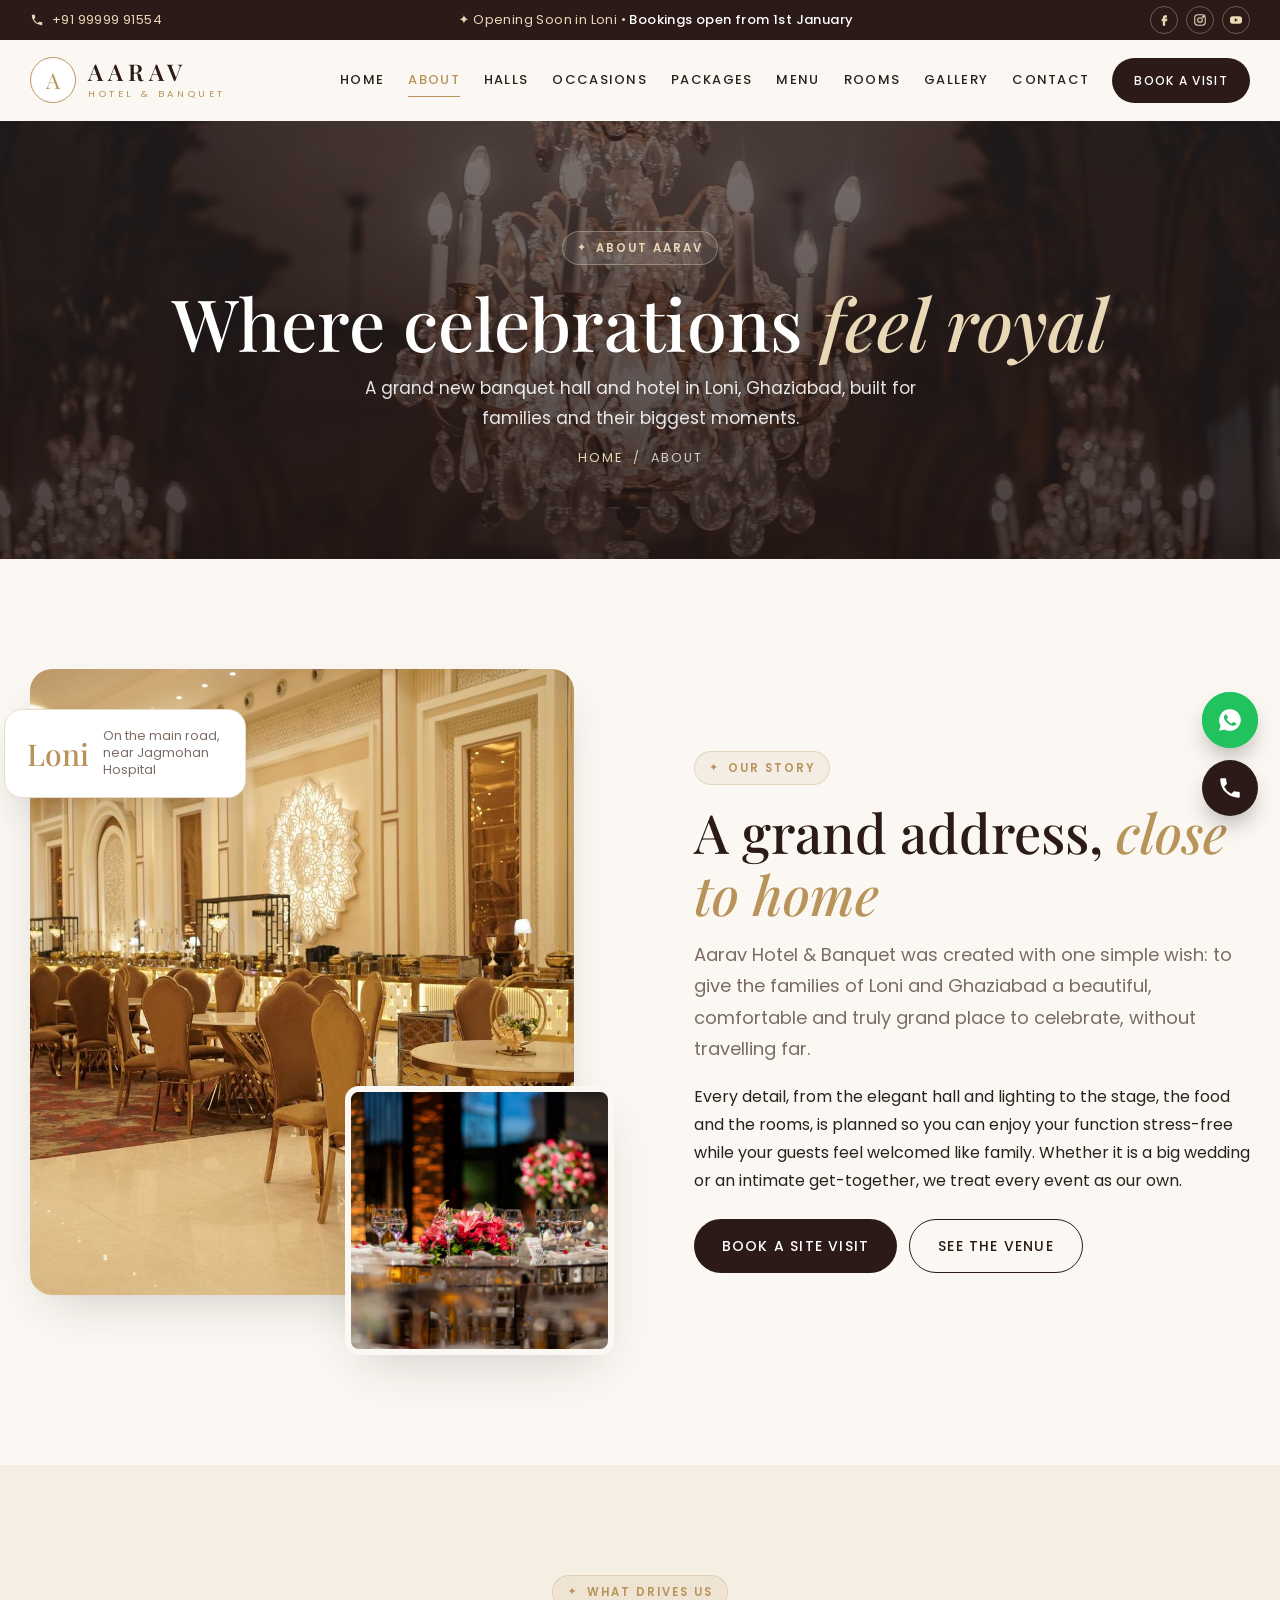
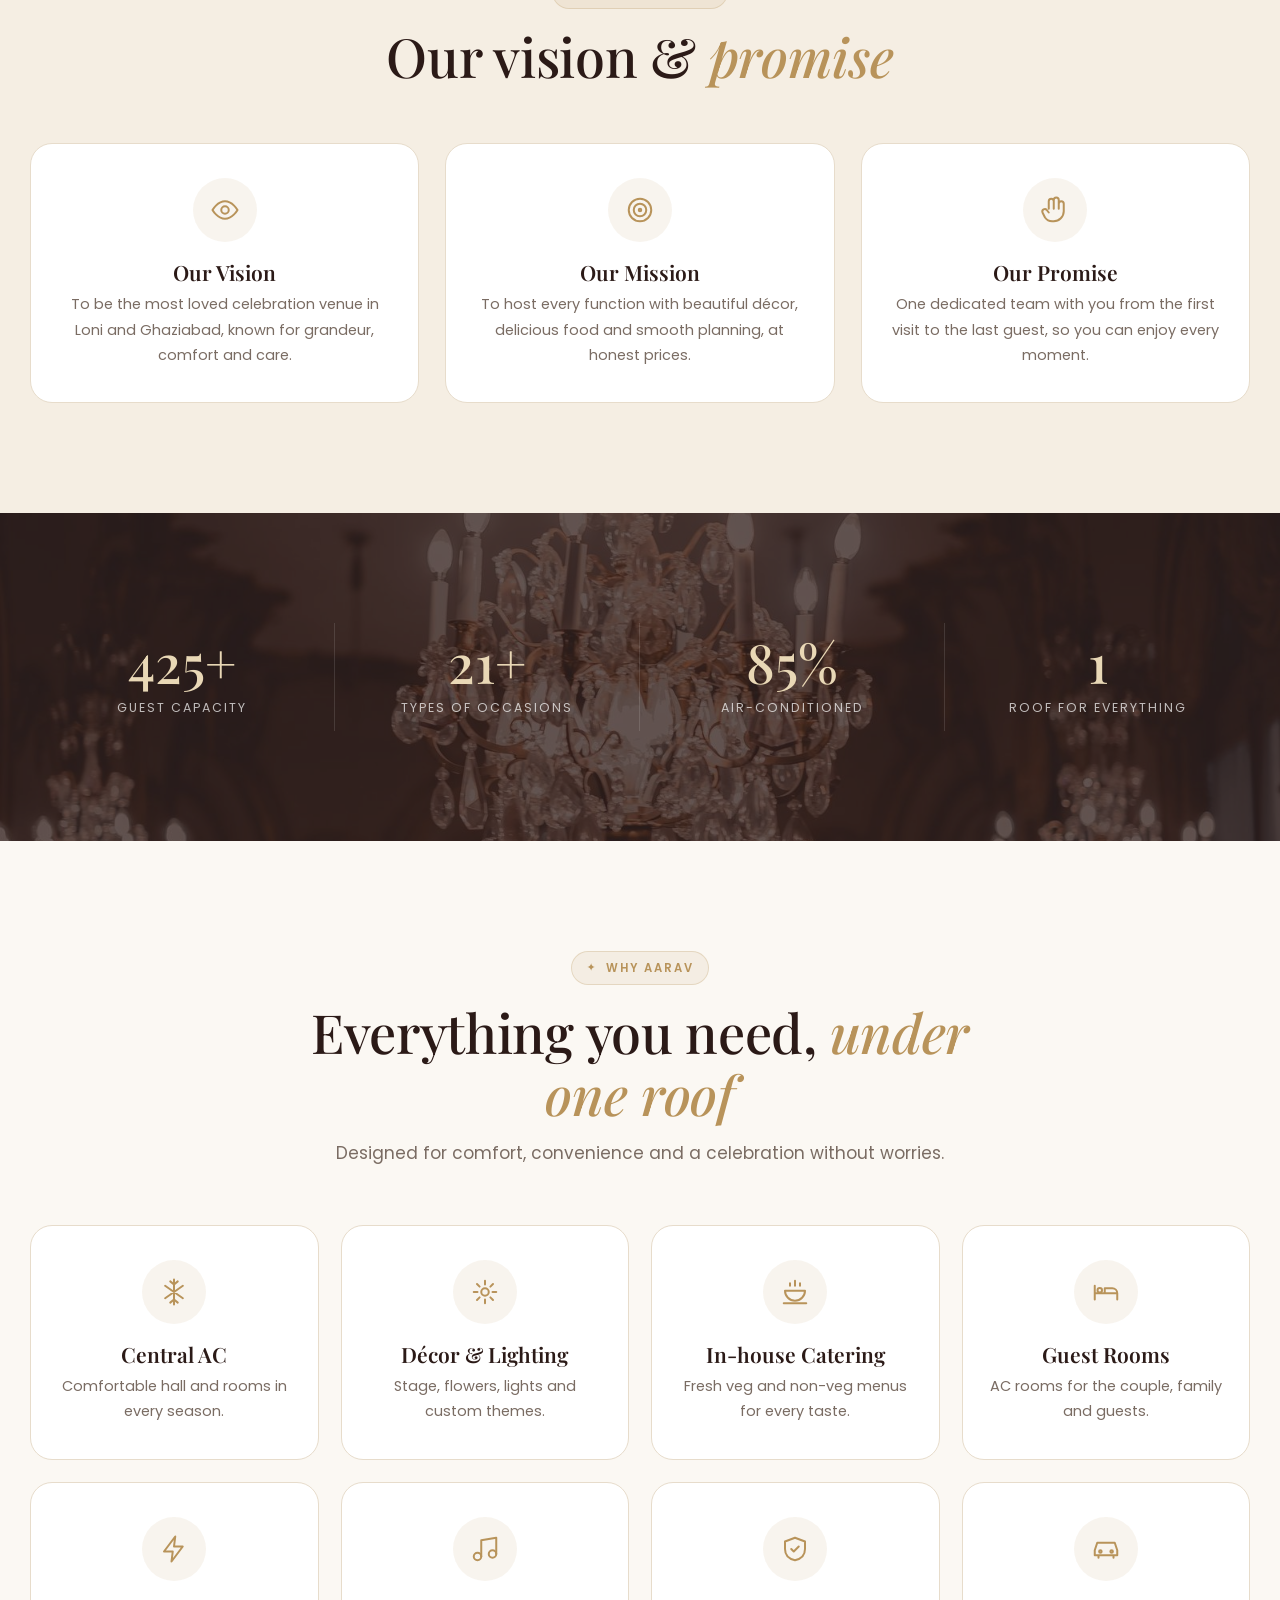
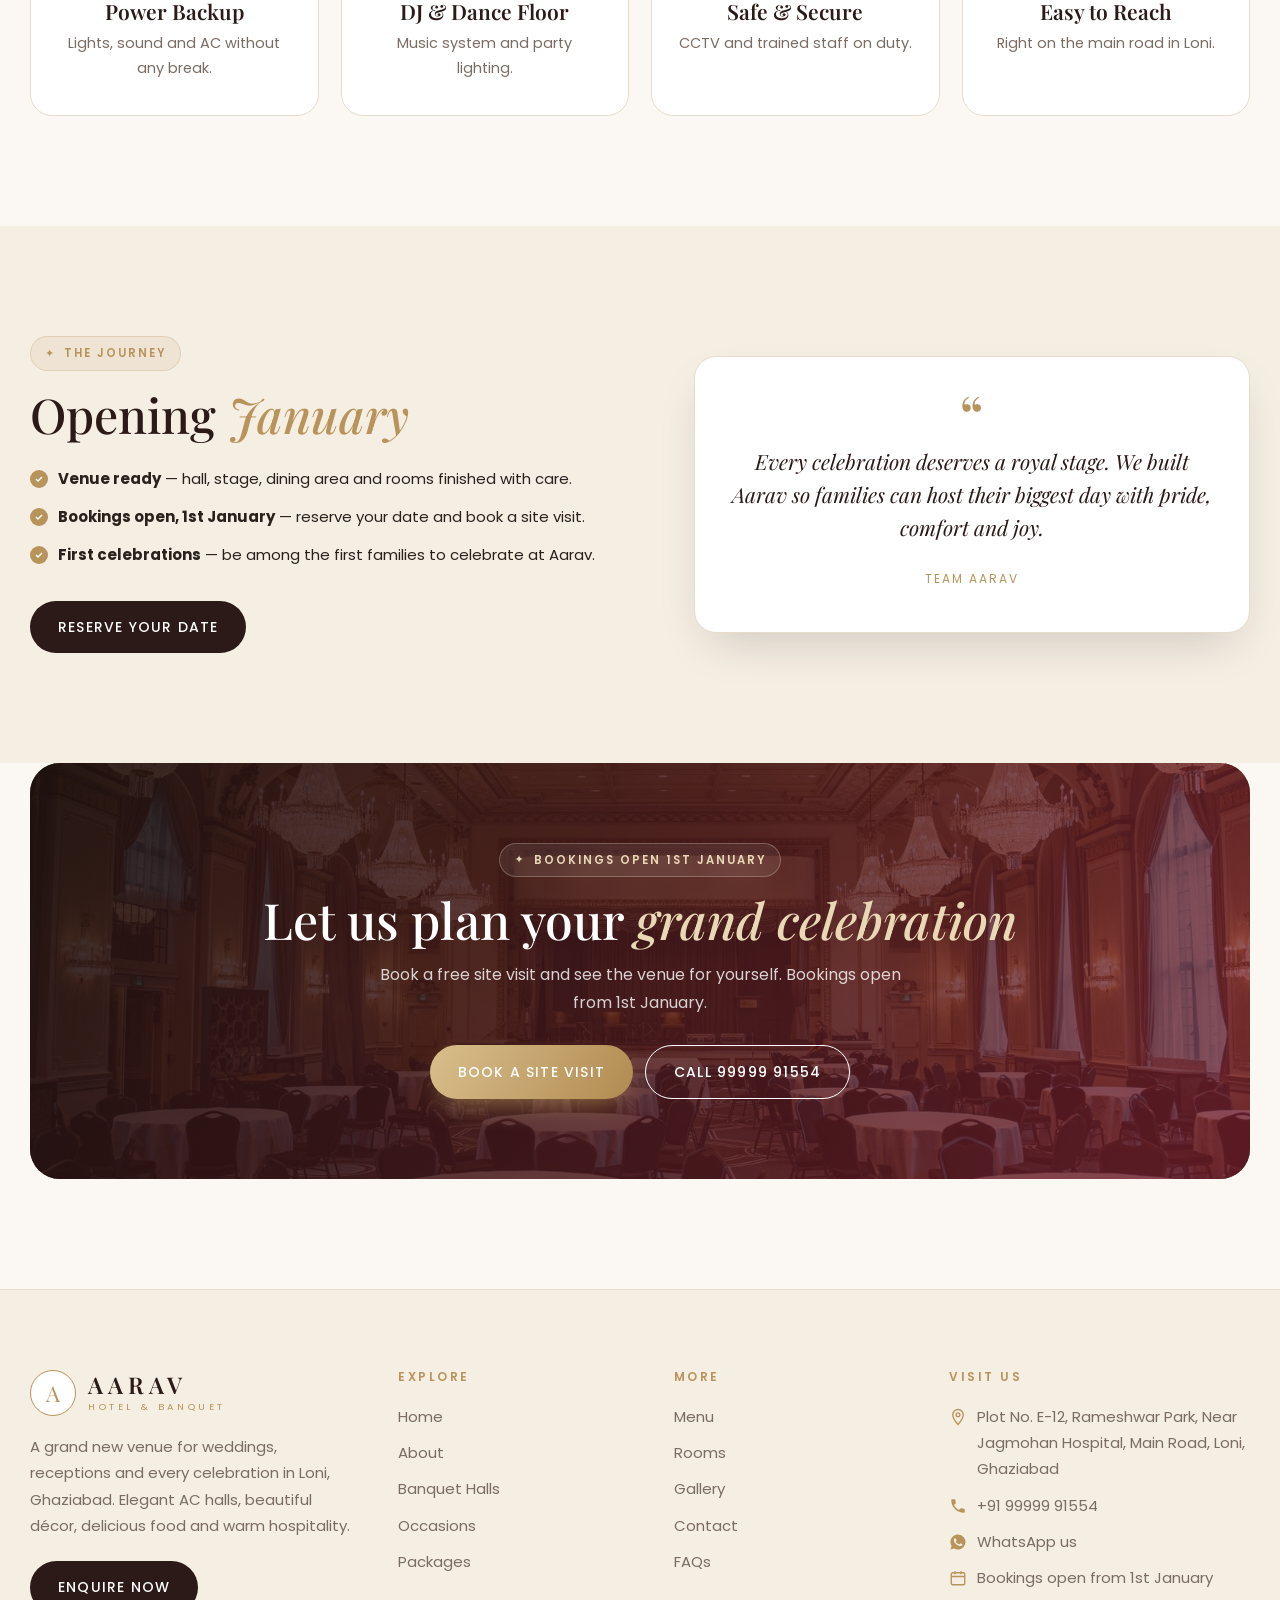
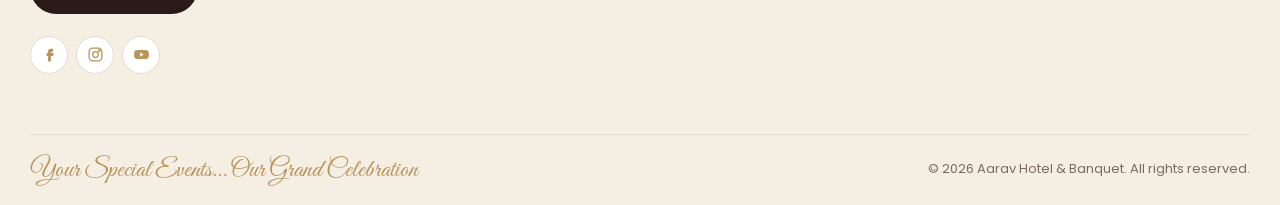
<file: about.html>
<!doctype html>
<html lang="en">
<head>
  <meta charset="utf-8">
  <meta name="viewport" content="width=device-width, initial-scale=1">
  <title>About Us | Aarav Hotel &amp; Banquet, Loni Ghaziabad</title>
  <meta name="description" content="About Aarav Hotel & Banquet, a grand new AC banquet hall and hotel in Loni, Ghaziabad for weddings, receptions and celebrations.">
  <meta name="theme-color" content="#fbf8f3">
  <link rel="preconnect" href="https://fonts.googleapis.com">
  <link rel="preconnect" href="https://fonts.gstatic.com" crossorigin>
  <link href="https://fonts.googleapis.com/css2?family=Great+Vibes&family=Playfair+Display:ital,wght@0,500;0,600;1,500&family=Poppins:wght@300;400;500;600&display=swap" rel="stylesheet">
  <link rel="stylesheet" href="css/style.css">
</head>
<body>
  <div id="site-header"></div>
  <section class="page-hero">
    <img src="images/chandelier-crystal.jpg" alt="">
    <div class="inner container">
      <span class="pill">About Aarav</span>
      <h1>Where celebrations <em class="g">feel royal</em></h1>
      <p>A grand new banquet hall and hotel in Loni, Ghaziabad, built for families and their biggest moments.</p>
      <div class="crumbs"><a href="index.html">Home</a> &nbsp;/&nbsp; About</div>
    </div>
  </section>

  <section>
    <div class="container split">
      <div class="media-stack reveal">
        <div class="main"><img src="images/hero-golden-hall.jpg" alt="Aarav banquet hall"></div>
        <div class="sub"><img src="images/table-red-roses.jpg" alt="Table décor"></div>
        <div class="badge"><b>Loni</b><span>On the main road, near Jagmohan Hospital</span></div>
      </div>
      <div class="reveal d1">
        <span class="pill">Our Story</span>
        <h2 style="font-size:clamp(34px,4.4vw,54px);font-weight:500;margin:16px 0 14px">A grand address, <em class="g">close to home</em></h2>
        <p class="lead">Aarav Hotel &amp; Banquet was created with one simple wish: to give the families of Loni and Ghaziabad a beautiful, comfortable and truly grand place to celebrate, without travelling far.</p>
        <p>Every detail, from the elegant hall and lighting to the stage, the food and the rooms, is planned so you can enjoy your function stress-free while your guests feel welcomed like family. Whether it is a big wedding or an intimate get-together, we treat every event as our own.</p>
        <div style="display:flex;gap:12px;flex-wrap:wrap;margin-top:24px"><a href="contact.html#enquiry" class="btn btn-dark">Book a Site Visit</a><a href="banquet-halls.html" class="btn btn-line">See the Venue</a></div>
      </div>
    </div>
  </section>

  <section class="bg-ivory2">
    <div class="container">
      <div class="sec-head center reveal"><span class="pill ">What Drives Us</span><h2>Our vision &amp; <em class="g">promise</em></h2></div>
      <div class="cards-3">
        <div class="svc reveal "><div class="ico"><svg viewBox="0 0 24 24" fill="none" stroke="currentColor" stroke-width="1.6" stroke-linecap="round" stroke-linejoin="round"><path d="M2 12s4-7 10-7 10 7 10 7-4 7-10 7S2 12 2 12z"/><circle cx="12" cy="12" r="3"/></svg></div><h3>Our Vision</h3><p>To be the most loved celebration venue in Loni and Ghaziabad, known for grandeur, comfort and care.</p></div>
        <div class="svc reveal d1"><div class="ico"><svg viewBox="0 0 24 24" fill="none" stroke="currentColor" stroke-width="1.6" stroke-linecap="round" stroke-linejoin="round"><circle cx="12" cy="12" r="9"/><circle cx="12" cy="12" r="5"/><circle cx="12" cy="12" r="1"/></svg></div><h3>Our Mission</h3><p>To host every function with beautiful décor, delicious food and smooth planning, at honest prices.</p></div>
        <div class="svc reveal d2"><div class="ico"><svg viewBox="0 0 24 24" fill="none" stroke="currentColor" stroke-width="1.6" stroke-linecap="round" stroke-linejoin="round"><path d="M7 11V5a2 2 0 0 1 4 0v6M11 9V4a2 2 0 0 1 4 0v7M15 10V7a2 2 0 0 1 4 0v6a8 8 0 0 1-8 8h-1a7 7 0 0 1-6-3l-2-4a2 2 0 0 1 3.4-2L7 14"/></svg></div><h3>Our Promise</h3><p>One dedicated team with you from the first visit to the last guest, so you can enjoy every moment.</p></div>
      </div>
    </div>
  </section>

  <section class="bg-dark bg-photo">
    <img class="bgimg" src="images/chandelier-crystal.jpg" alt="" loading="lazy">
    <div class="container">
      <div class="stats">
        <div class="reveal"><b data-count="500" data-suffix="+">0</b><span>Guest capacity</span></div>
        <div class="reveal d1"><b data-count="25" data-suffix="+">0</b><span>Types of occasions</span></div>
        <div class="reveal d2"><b data-count="100" data-suffix="%">0</b><span>Air-conditioned</span></div>
        <div class="reveal d3"><b data-count="1">0</b><span>Roof for everything</span></div>
      </div>
    </div>
  </section>

  <section>
    <div class="container">
      <div class="sec-head center reveal"><span class="pill ">Why Aarav</span><h2>Everything you need, <em class="g">under one roof</em></h2><p>Designed for comfort, convenience and a celebration without worries.</p></div>
      <div class="svc-grid">
        <div class="svc reveal "><div class="ico"><svg viewBox="0 0 24 24" fill="none" stroke="currentColor" stroke-width="1.6" stroke-linecap="round" stroke-linejoin="round"><path d="M12 2v20M4.9 7l14.2 10M4.9 17 19.1 7M9 3.5 12 6l3-2.5M9 20.5 12 18l3 2.5"/></svg></div><h3>Central AC</h3><p>Comfortable hall and rooms in every season.</p></div>
        <div class="svc reveal d1"><div class="ico"><svg viewBox="0 0 24 24" fill="none" stroke="currentColor" stroke-width="1.6" stroke-linecap="round" stroke-linejoin="round"><path d="M12 3v3M12 18v3M3 12h3M18 12h3M5.6 5.6l2.1 2.1M16.3 16.3l2.1 2.1M5.6 18.4l2.1-2.1M16.3 7.7l2.1-2.1"/><circle cx="12" cy="12" r="3"/></svg></div><h3>Décor &amp; Lighting</h3><p>Stage, flowers, lights and custom themes.</p></div>
        <div class="svc reveal d2"><div class="ico"><svg viewBox="0 0 24 24" fill="none" stroke="currentColor" stroke-width="1.6" stroke-linecap="round" stroke-linejoin="round"><path d="M4 11h16a8 8 0 0 1-16 0zM12 3v4M8 5v2M16 5v2M3 21h18"/></svg></div><h3>In-house Catering</h3><p>Fresh veg and non-veg menus for every taste.</p></div>
        <div class="svc reveal d3"><div class="ico"><svg viewBox="0 0 24 24" fill="none" stroke="currentColor" stroke-width="1.6" stroke-linecap="round" stroke-linejoin="round"><path d="M3 18V7M3 13h18v5M21 13a4 4 0 0 0-4-4h-6v4"/><circle cx="7" cy="10.5" r="1.8"/></svg></div><h3>Guest Rooms</h3><p>AC rooms for the couple, family and guests.</p></div>
        <div class="svc reveal "><div class="ico"><svg viewBox="0 0 24 24" fill="none" stroke="currentColor" stroke-width="1.6" stroke-linecap="round" stroke-linejoin="round"><path d="M13 2 4 14h7l-1 8 9-12h-7z"/></svg></div><h3>Power Backup</h3><p>Lights, sound and AC without any break.</p></div>
        <div class="svc reveal d1"><div class="ico"><svg viewBox="0 0 24 24" fill="none" stroke="currentColor" stroke-width="1.6" stroke-linecap="round" stroke-linejoin="round"><path d="M9 18V5l12-2v13"/><circle cx="6" cy="18" r="3"/><circle cx="18" cy="16" r="3"/></svg></div><h3>DJ &amp; Dance Floor</h3><p>Music system and party lighting.</p></div>
        <div class="svc reveal d2"><div class="ico"><svg viewBox="0 0 24 24" fill="none" stroke="currentColor" stroke-width="1.6" stroke-linecap="round" stroke-linejoin="round"><path d="M12 3 4 6v6c0 5 3.5 8 8 9 4.5-1 8-4 8-9V6z"/><path d="m9 12 2 2 4-4"/></svg></div><h3>Safe &amp; Secure</h3><p>CCTV and trained staff on duty.</p></div>
        <div class="svc reveal d3"><div class="ico"><svg viewBox="0 0 24 24" fill="none" stroke="currentColor" stroke-width="1.6" stroke-linecap="round" stroke-linejoin="round"><path d="M5 17h14M6 17v2M18 17v2M3 13l2-6h14l2 6v4H3z"/><circle cx="7.5" cy="14" r="1"/><circle cx="16.5" cy="14" r="1"/></svg></div><h3>Easy to Reach</h3><p>Right on the main road in Loni.</p></div>
      </div>
    </div>
  </section>

  <section class="bg-ivory2">
    <div class="container split rev">
      <div class="reveal">
        <div class="quote-card"><span class="q">&ldquo;</span><p>Every celebration deserves a royal stage. We built Aarav so families can host their biggest day with pride, comfort and joy.</p><small>Team Aarav</small></div>
      </div>
      <div class="reveal d1">
        <span class="pill">The Journey</span>
        <h2 style="font-size:clamp(32px,4vw,48px);font-weight:500;margin:16px 0 20px">Opening <em class="g">January</em></h2>
        <ul class="ticks" style="grid-template-columns:1fr">
          <li><span><b>Venue ready</b> &mdash; hall, stage, dining area and rooms finished with care.</span></li>
          <li><span><b>Bookings open, 1st January</b> &mdash; reserve your date and book a site visit.</span></li>
          <li><span><b>First celebrations</b> &mdash; be among the first families to celebrate at Aarav.</span></li>
        </ul>
        <a href="contact.html#enquiry" class="btn btn-dark">Reserve Your Date</a>
      </div>
    </div>
  </section>

  <section style="padding-top:0">
    <div class="container">
      <div class="cta reveal">
        <img src="images/hero-grand-ballroom.jpg" alt="" loading="lazy">
        <span class="pill light">Bookings Open 1st January</span>
        <h2>Let us plan your <em>grand celebration</em></h2>
        <p>Book a free site visit and see the venue for yourself. Bookings open from 1st January.</p>
        <div class="row">
          <a href="contact.html#enquiry" class="btn btn-gold">Book a Site Visit</a>
          <a href="tel:+919999991554" class="btn btn-line light">Call 99999 91554</a>
        </div>
      </div>
    </div>
  </section>


  <div id="site-footer"></div>
  <script src="js/main.js"></script>
</body>
</html>
</file>
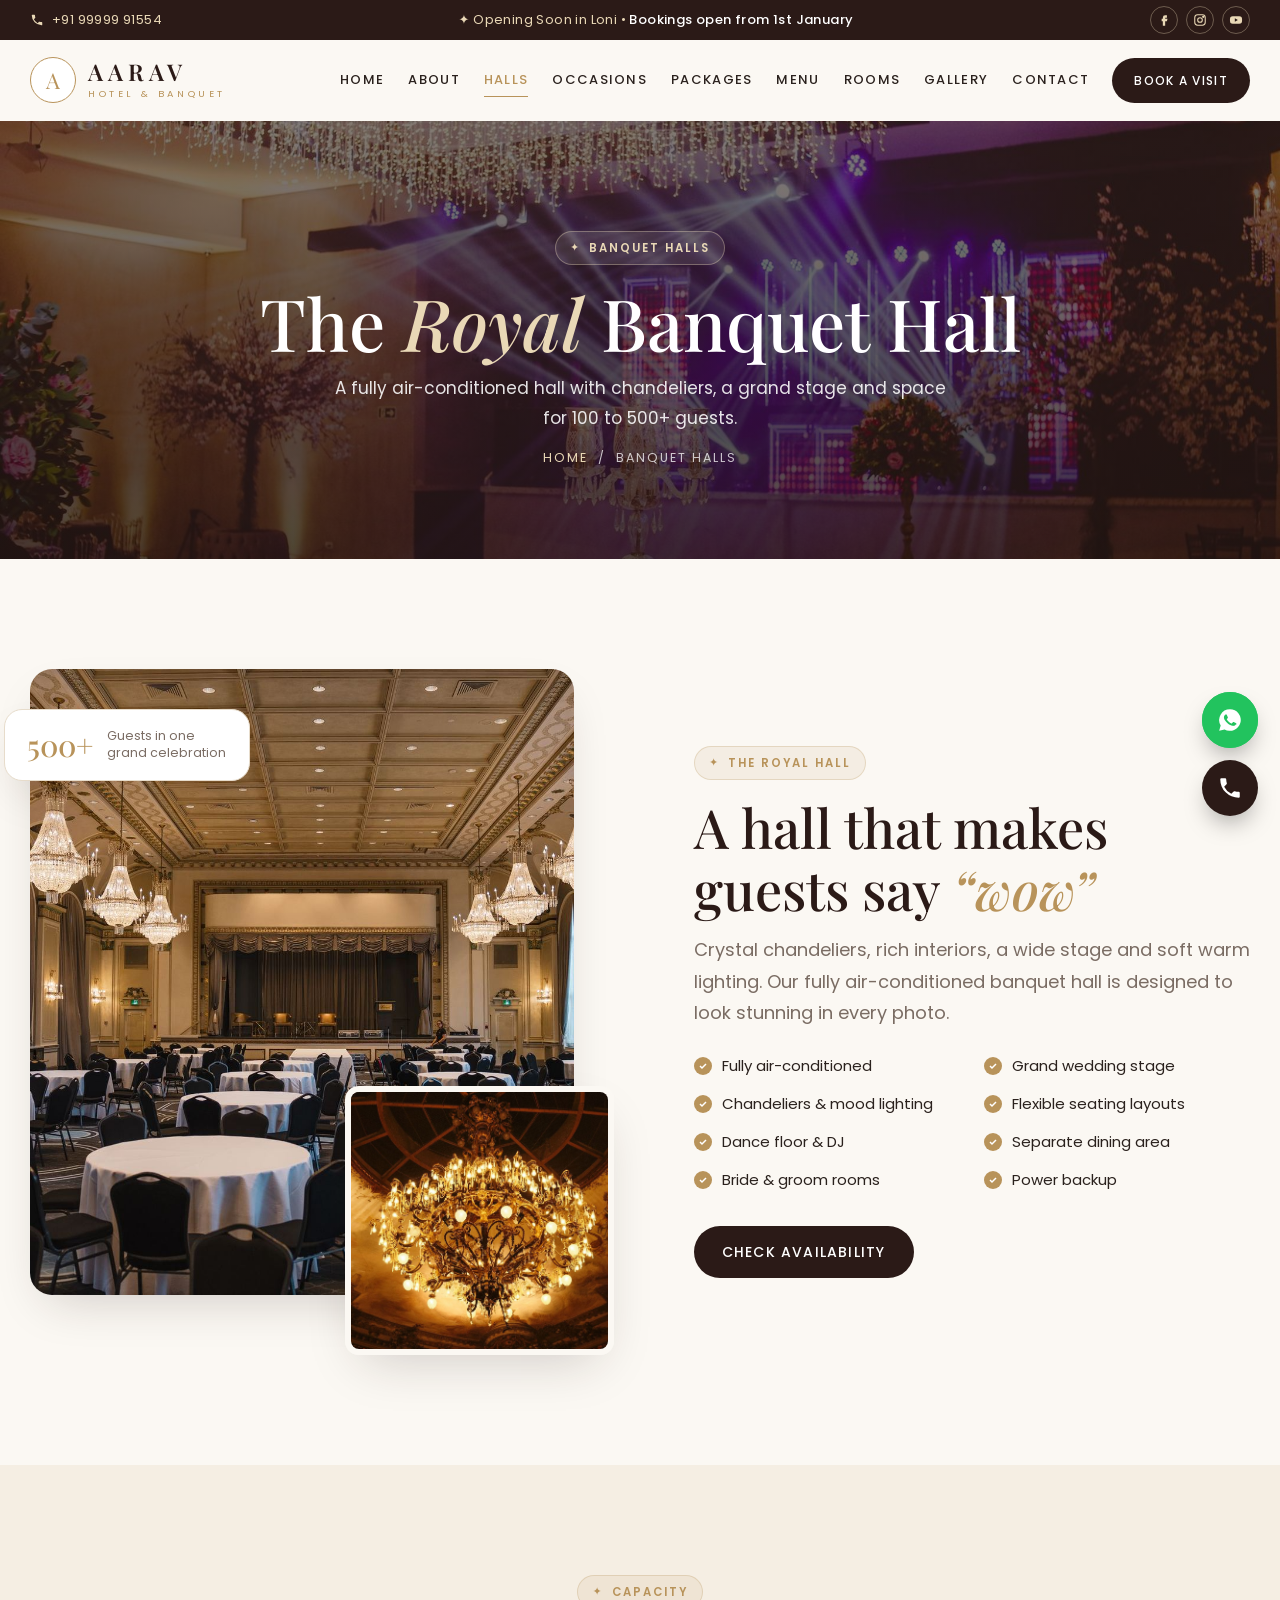
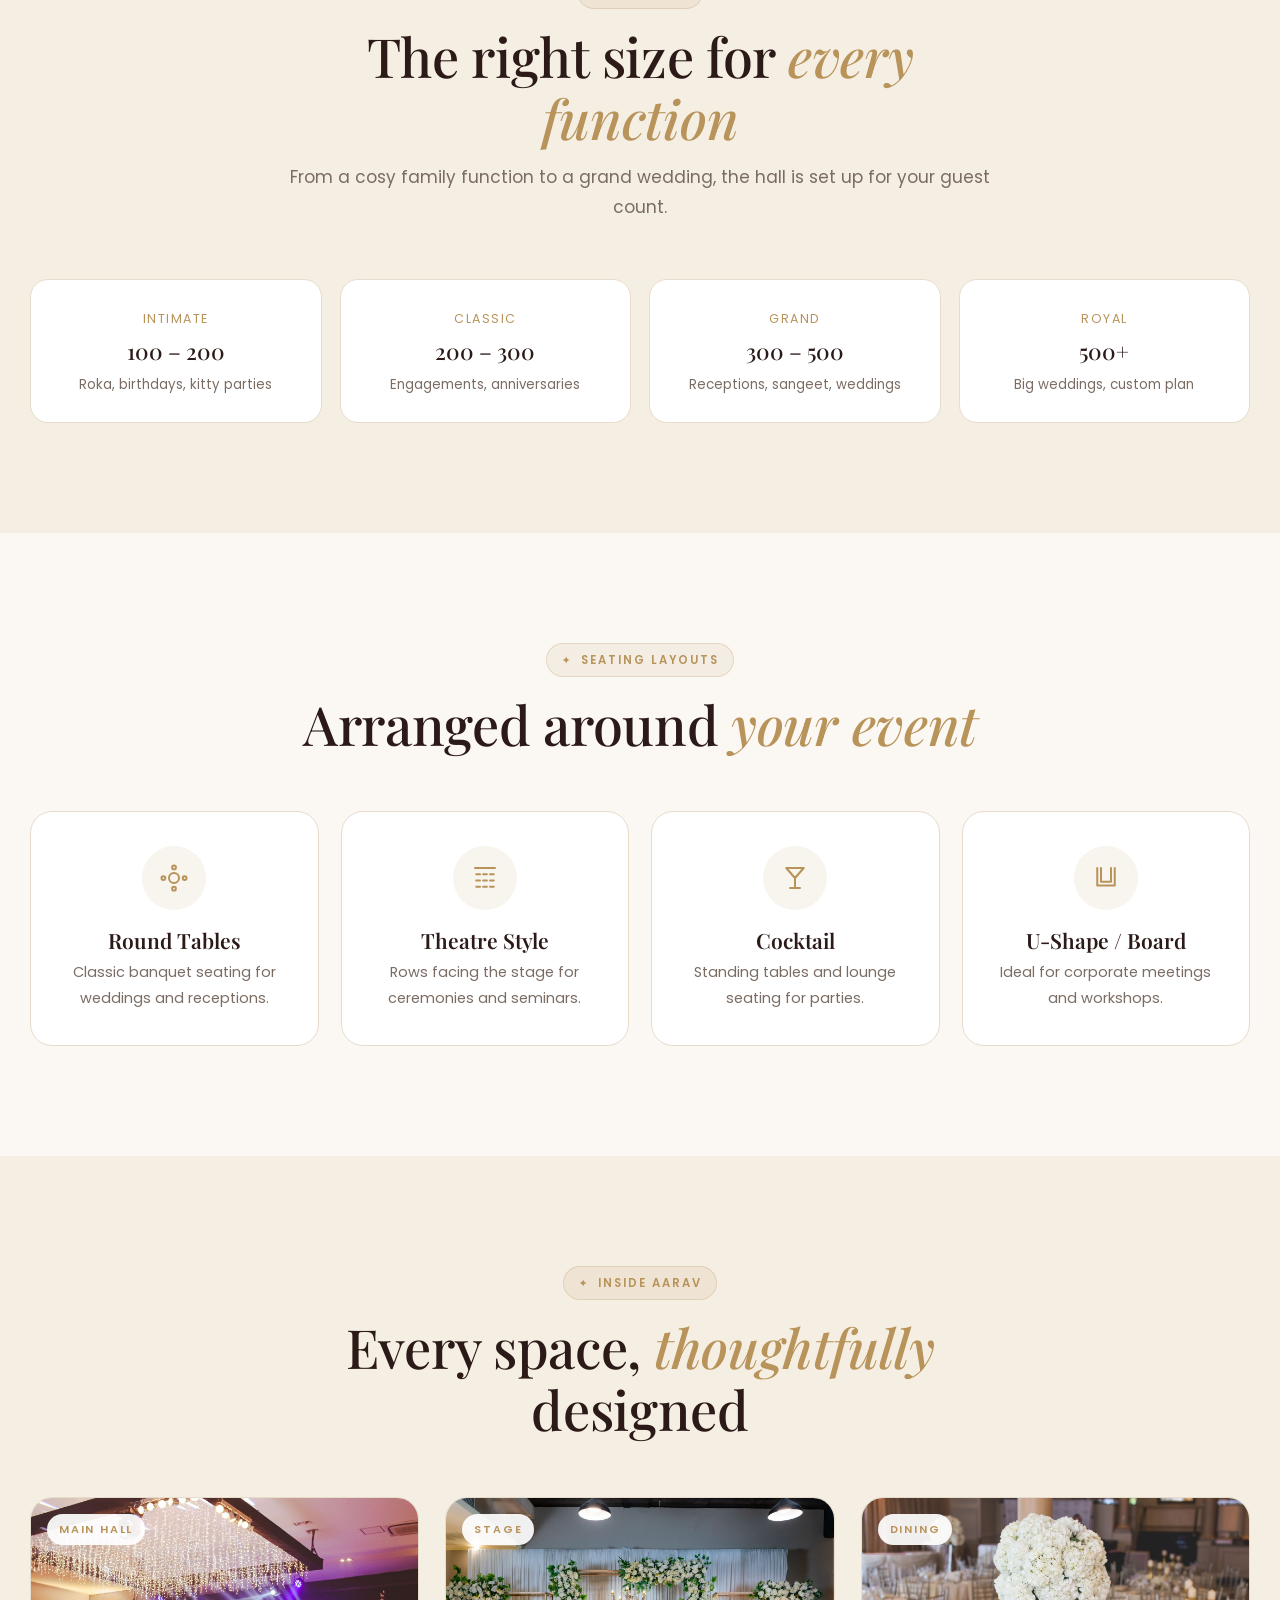
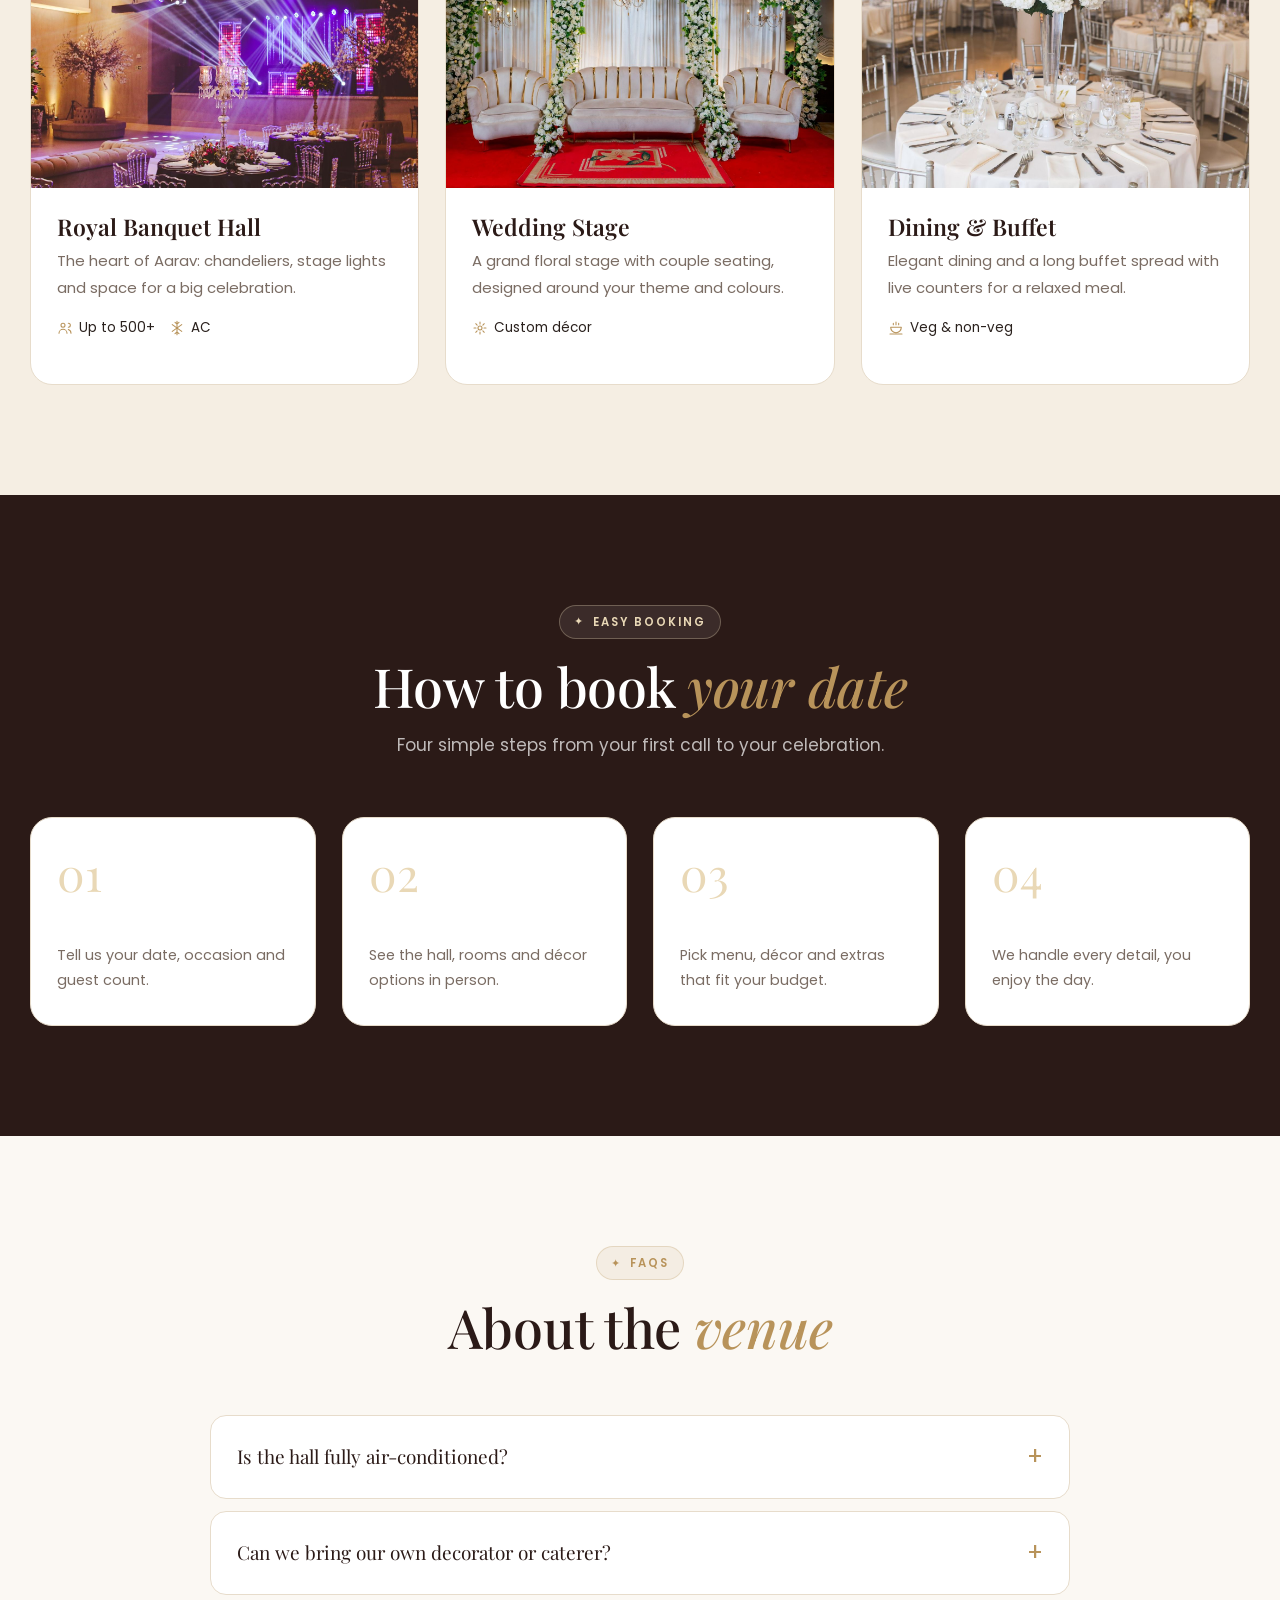
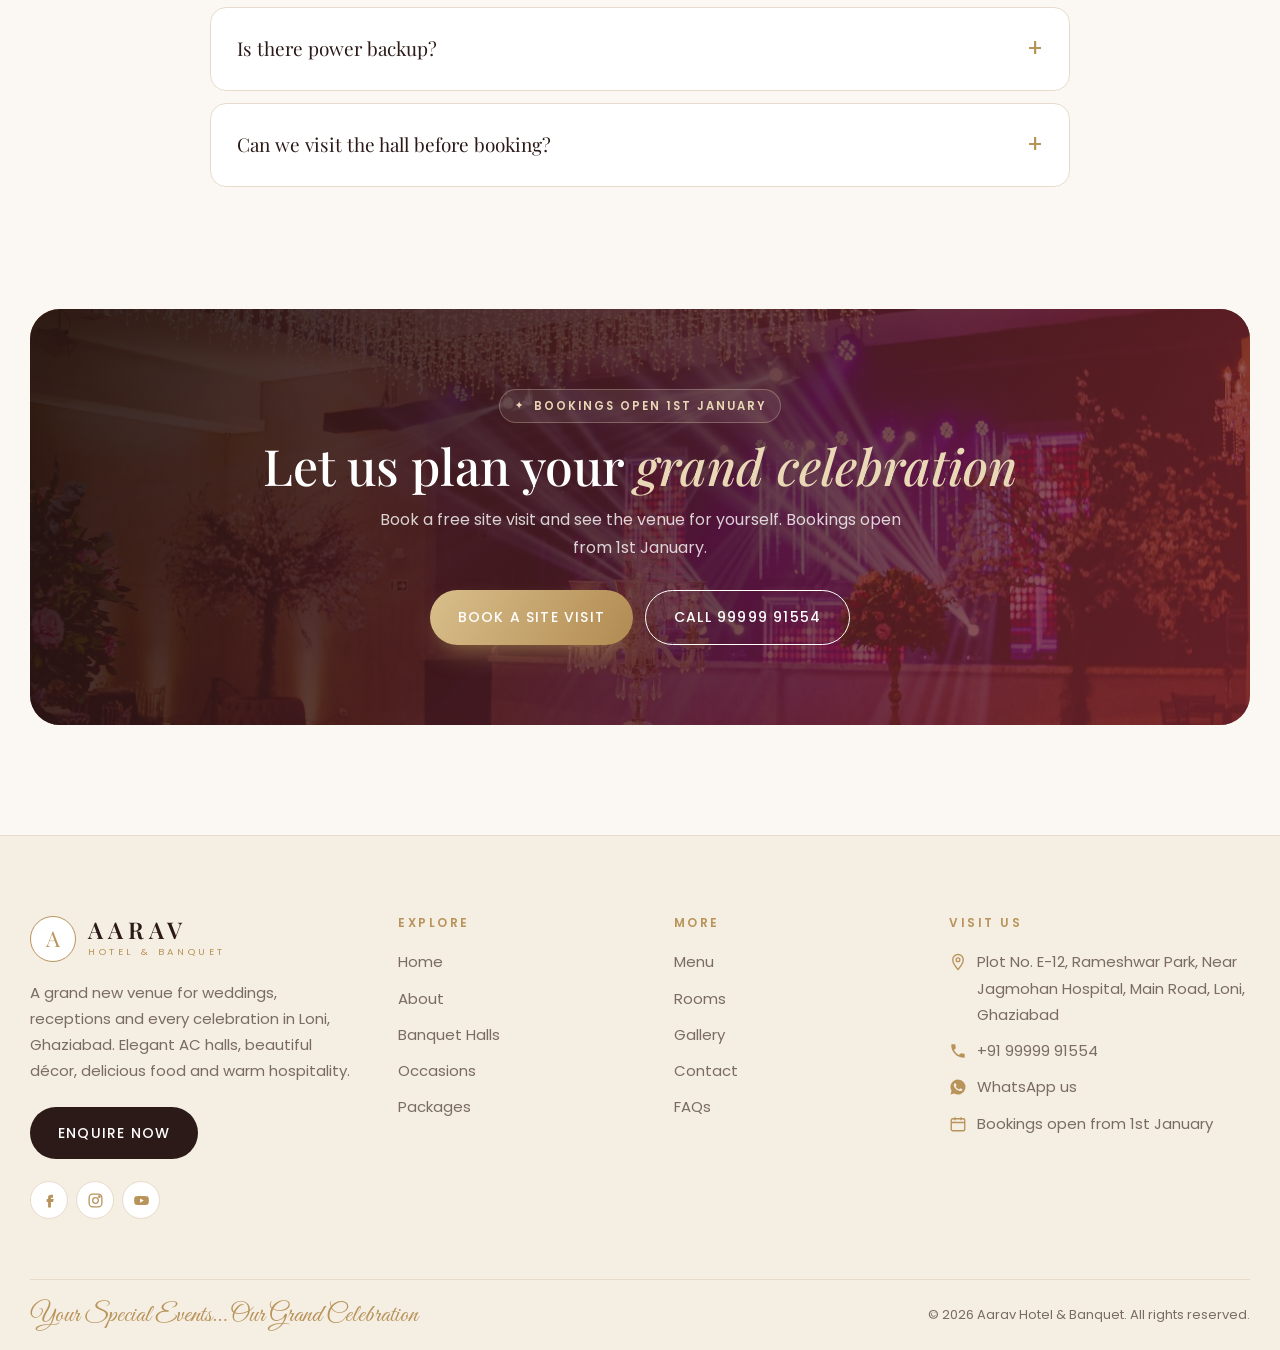
<file: banquet-halls.html>
<!doctype html>
<html lang="en">
<head>
  <meta charset="utf-8">
  <meta name="viewport" content="width=device-width, initial-scale=1">
  <title>Banquet Hall in Loni Ghaziabad | AC Hall for 100 to 500+ Guests | Aarav</title>
  <meta name="description" content="AC banquet hall in Loni, Ghaziabad for 100 to 500+ guests: weddings, receptions, engagements and parties. Grand stage, chandeliers, catering and rooms.">
  <meta name="theme-color" content="#fbf8f3">
  <link rel="preconnect" href="https://fonts.googleapis.com">
  <link rel="preconnect" href="https://fonts.gstatic.com" crossorigin>
  <link href="https://fonts.googleapis.com/css2?family=Great+Vibes&family=Playfair+Display:ital,wght@0,500;0,600;1,500&family=Poppins:wght@300;400;500;600&display=swap" rel="stylesheet">
  <link rel="stylesheet" href="css/style.css">
</head>
<body>
  <div id="site-header"></div>
  <section class="page-hero">
    <img src="images/hero-stage-lights.jpg" alt="">
    <div class="inner container">
      <span class="pill">Banquet Halls</span>
      <h1>The <em class="g">Royal</em> Banquet Hall</h1>
      <p>A fully air-conditioned hall with chandeliers, a grand stage and space for 100 to 500+ guests.</p>
      <div class="crumbs"><a href="index.html">Home</a> &nbsp;/&nbsp; Banquet Halls</div>
    </div>
  </section>

  <section>
    <div class="container split">
      <div class="media-stack reveal">
        <div class="main"><img src="images/hero-grand-ballroom.jpg" alt="Grand banquet hall"></div>
        <div class="sub"><img src="images/chandelier-gold.jpg" alt="Chandelier"></div>
        <div class="badge"><b>500+</b><span>Guests in one grand celebration</span></div>
      </div>
      <div class="reveal d1">
        <span class="pill">The Royal Hall</span>
        <h2 style="font-size:clamp(34px,4.4vw,54px);font-weight:500;margin:16px 0 14px">A hall that makes guests say <em class="g">&ldquo;wow&rdquo;</em></h2>
        <p class="lead">Crystal chandeliers, rich interiors, a wide stage and soft warm lighting. Our fully air-conditioned banquet hall is designed to look stunning in every photo.</p>
        <ul class="ticks">
          <li>Fully air-conditioned</li><li>Grand wedding stage</li><li>Chandeliers &amp; mood lighting</li><li>Flexible seating layouts</li>
          <li>Dance floor &amp; DJ</li><li>Separate dining area</li><li>Bride &amp; groom rooms</li><li>Power backup</li>
        </ul>
        <a href="contact.html#enquiry" class="btn btn-dark">Check Availability</a>
      </div>
    </div>
  </section>

  <section class="bg-ivory2">
    <div class="container">
      <div class="sec-head center reveal"><span class="pill ">Capacity</span><h2>The right size for <em class="g">every function</em></h2><p>From a cosy family function to a grand wedding, the hall is set up for your guest count.</p></div>
      <div class="info-strip">
        <div class="reveal"><span>Intimate</span><b>100 &ndash; 200</b><small style="color:var(--muted)">Roka, birthdays, kitty parties</small></div>
        <div class="reveal d1"><span>Classic</span><b>200 &ndash; 300</b><small style="color:var(--muted)">Engagements, anniversaries</small></div>
        <div class="reveal d2"><span>Grand</span><b>300 &ndash; 500</b><small style="color:var(--muted)">Receptions, sangeet, weddings</small></div>
        <div class="reveal d3"><span>Royal</span><b>500+</b><small style="color:var(--muted)">Big weddings, custom plan</small></div>
      </div>
    </div>
  </section>

  <section>
    <div class="container">
      <div class="sec-head center reveal"><span class="pill ">Seating Layouts</span><h2>Arranged around <em class="g">your event</em></h2></div>
      <div class="svc-grid">
        <div class="svc reveal "><div class="ico"><svg viewBox="0 0 24 24" fill="none" stroke="currentColor" stroke-width="1.6" stroke-linecap="round" stroke-linejoin="round"><circle cx="12" cy="12" r="4"/><circle cx="12" cy="3.5" r="1.5"/><circle cx="12" cy="20.5" r="1.5"/><circle cx="3.5" cy="12" r="1.5"/><circle cx="20.5" cy="12" r="1.5"/></svg></div><h3>Round Tables</h3><p>Classic banquet seating for weddings and receptions.</p></div>
        <div class="svc reveal d1"><div class="ico"><svg viewBox="0 0 24 24" fill="none" stroke="currentColor" stroke-width="1.6" stroke-linecap="round" stroke-linejoin="round"><path d="M4 4h16M5 9h3M10.5 9h3M16 9h3M5 14h3M10.5 14h3M16 14h3M5 19h3M10.5 19h3M16 19h3"/></svg></div><h3>Theatre Style</h3><p>Rows facing the stage for ceremonies and seminars.</p></div>
        <div class="svc reveal d2"><div class="ico"><svg viewBox="0 0 24 24" fill="none" stroke="currentColor" stroke-width="1.6" stroke-linecap="round" stroke-linejoin="round"><path d="M5 4h14l-7 8zM12 12v8M8 20h8"/></svg></div><h3>Cocktail</h3><p>Standing tables and lounge seating for parties.</p></div>
        <div class="svc reveal d3"><div class="ico"><svg viewBox="0 0 24 24" fill="none" stroke="currentColor" stroke-width="1.6" stroke-linecap="round" stroke-linejoin="round"><path d="M5 4v14h14V4M8 4v11h8V4"/></svg></div><h3>U-Shape / Board</h3><p>Ideal for corporate meetings and workshops.</p></div>
      </div>
    </div>
  </section>

  <section class="bg-ivory2">
    <div class="container">
      <div class="sec-head center reveal"><span class="pill ">Inside Aarav</span><h2>Every space, <em class="g">thoughtfully</em> designed</h2></div>
      <div class="cards-3">
        <article class="pcard reveal"><div class="img"><img src="images/hero-stage-lights.jpg" alt="Main hall" loading="lazy"><span class="tag">Main Hall</span></div><div class="body"><h3>Royal Banquet Hall</h3><p>The heart of Aarav: chandeliers, stage lights and space for a big celebration.</p><div class="meta"><span><svg viewBox="0 0 24 24" fill="none" stroke="currentColor" stroke-width="1.6" stroke-linecap="round" stroke-linejoin="round"><circle cx="9" cy="8" r="3"/><path d="M3 20a6 6 0 0 1 12 0M17 11a3 3 0 1 0 0-6M21 20a6 6 0 0 0-4-5.6"/></svg>Up to 500+</span><span><svg viewBox="0 0 24 24" fill="none" stroke="currentColor" stroke-width="1.6" stroke-linecap="round" stroke-linejoin="round"><path d="M12 2v20M4.9 7l14.2 10M4.9 17 19.1 7M9 3.5 12 6l3-2.5M9 20.5 12 18l3 2.5"/></svg>AC</span></div></div></article>
        <article class="pcard reveal d1"><div class="img"><img src="images/stage-sofa-flowers.jpg" alt="Wedding stage" loading="lazy"><span class="tag">Stage</span></div><div class="body"><h3>Wedding Stage</h3><p>A grand floral stage with couple seating, designed around your theme and colours.</p><div class="meta"><span><svg viewBox="0 0 24 24" fill="none" stroke="currentColor" stroke-width="1.6" stroke-linecap="round" stroke-linejoin="round"><path d="M12 3v3M12 18v3M3 12h3M18 12h3M5.6 5.6l2.1 2.1M16.3 16.3l2.1 2.1M5.6 18.4l2.1-2.1M16.3 7.7l2.1-2.1"/><circle cx="12" cy="12" r="3"/></svg>Custom décor</span></div></div></article>
        <article class="pcard reveal d2"><div class="img"><img src="images/table-white-round.jpg" alt="Dining area" loading="lazy"><span class="tag">Dining</span></div><div class="body"><h3>Dining &amp; Buffet</h3><p>Elegant dining and a long buffet spread with live counters for a relaxed meal.</p><div class="meta"><span><svg viewBox="0 0 24 24" fill="none" stroke="currentColor" stroke-width="1.6" stroke-linecap="round" stroke-linejoin="round"><path d="M4 11h16a8 8 0 0 1-16 0zM12 3v4M8 5v2M16 5v2M3 21h18"/></svg>Veg &amp; non-veg</span></div></div></article>
      </div>
    </div>
  </section>

  <section class="bg-dark">
    <div class="container">
      <div class="sec-head center reveal"><span class="pill light">Easy Booking</span><h2>How to book <em class="g">your date</em></h2><p>Four simple steps from your first call to your celebration.</p></div>
      <div class="steps">
        <div class="step reveal"><h3>Call or WhatsApp</h3><p>Tell us your date, occasion and guest count.</p></div>
        <div class="step reveal d1"><h3>Visit the venue</h3><p>See the hall, rooms and décor options in person.</p></div>
        <div class="step reveal d2"><h3>Choose a package</h3><p>Pick menu, décor and extras that fit your budget.</p></div>
        <div class="step reveal d3"><h3>Celebrate</h3><p>We handle every detail, you enjoy the day.</p></div>
      </div>
    </div>
  </section>

  <section>
    <div class="container">
      <div class="sec-head center reveal"><span class="pill ">FAQs</span><h2>About the <em class="g">venue</em></h2></div>
      <div class="faq"><details class="reveal"><summary>Is the hall fully air-conditioned?</summary><p>Yes, the banquet hall, dining area and rooms are fully air-conditioned.</p></details><details class="reveal"><summary>Can we bring our own decorator or caterer?</summary><p>Please talk to our team. We prefer in-house catering and décor for quality, but we can discuss your needs.</p></details><details class="reveal"><summary>Is there power backup?</summary><p>Yes, full power backup keeps lights, sound and AC running throughout your event.</p></details><details class="reveal"><summary>Can we visit the hall before booking?</summary><p>Of course. Call or WhatsApp us to book a site visit at a time that suits you.</p></details></div>
    </div>
  </section>

  <section style="padding-top:0">
    <div class="container">
      <div class="cta reveal">
        <img src="images/hero-stage-lights.jpg" alt="" loading="lazy">
        <span class="pill light">Bookings Open 1st January</span>
        <h2>Let us plan your <em>grand celebration</em></h2>
        <p>Book a free site visit and see the venue for yourself. Bookings open from 1st January.</p>
        <div class="row">
          <a href="contact.html#enquiry" class="btn btn-gold">Book a Site Visit</a>
          <a href="tel:+919999991554" class="btn btn-line light">Call 99999 91554</a>
        </div>
      </div>
    </div>
  </section>


  <div id="site-footer"></div>
  <script src="js/main.js"></script>
</body>
</html>
</file>
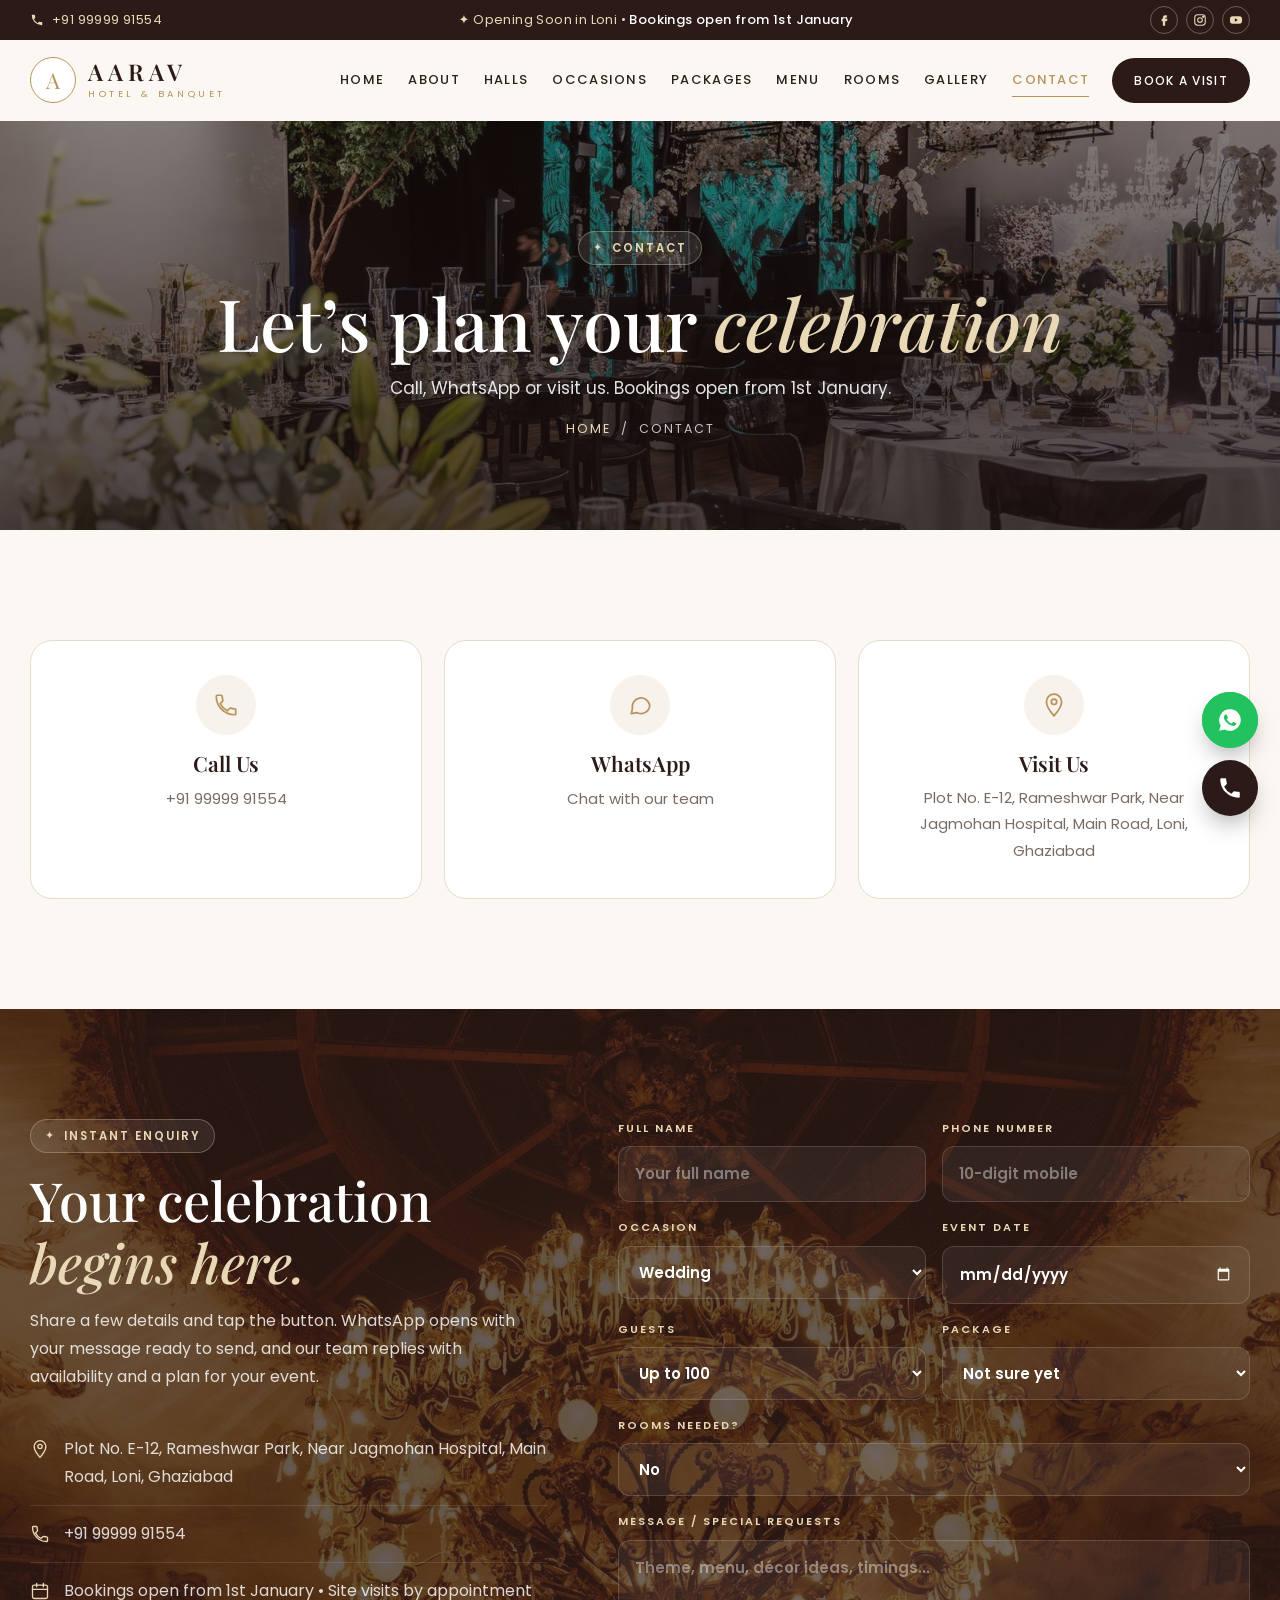
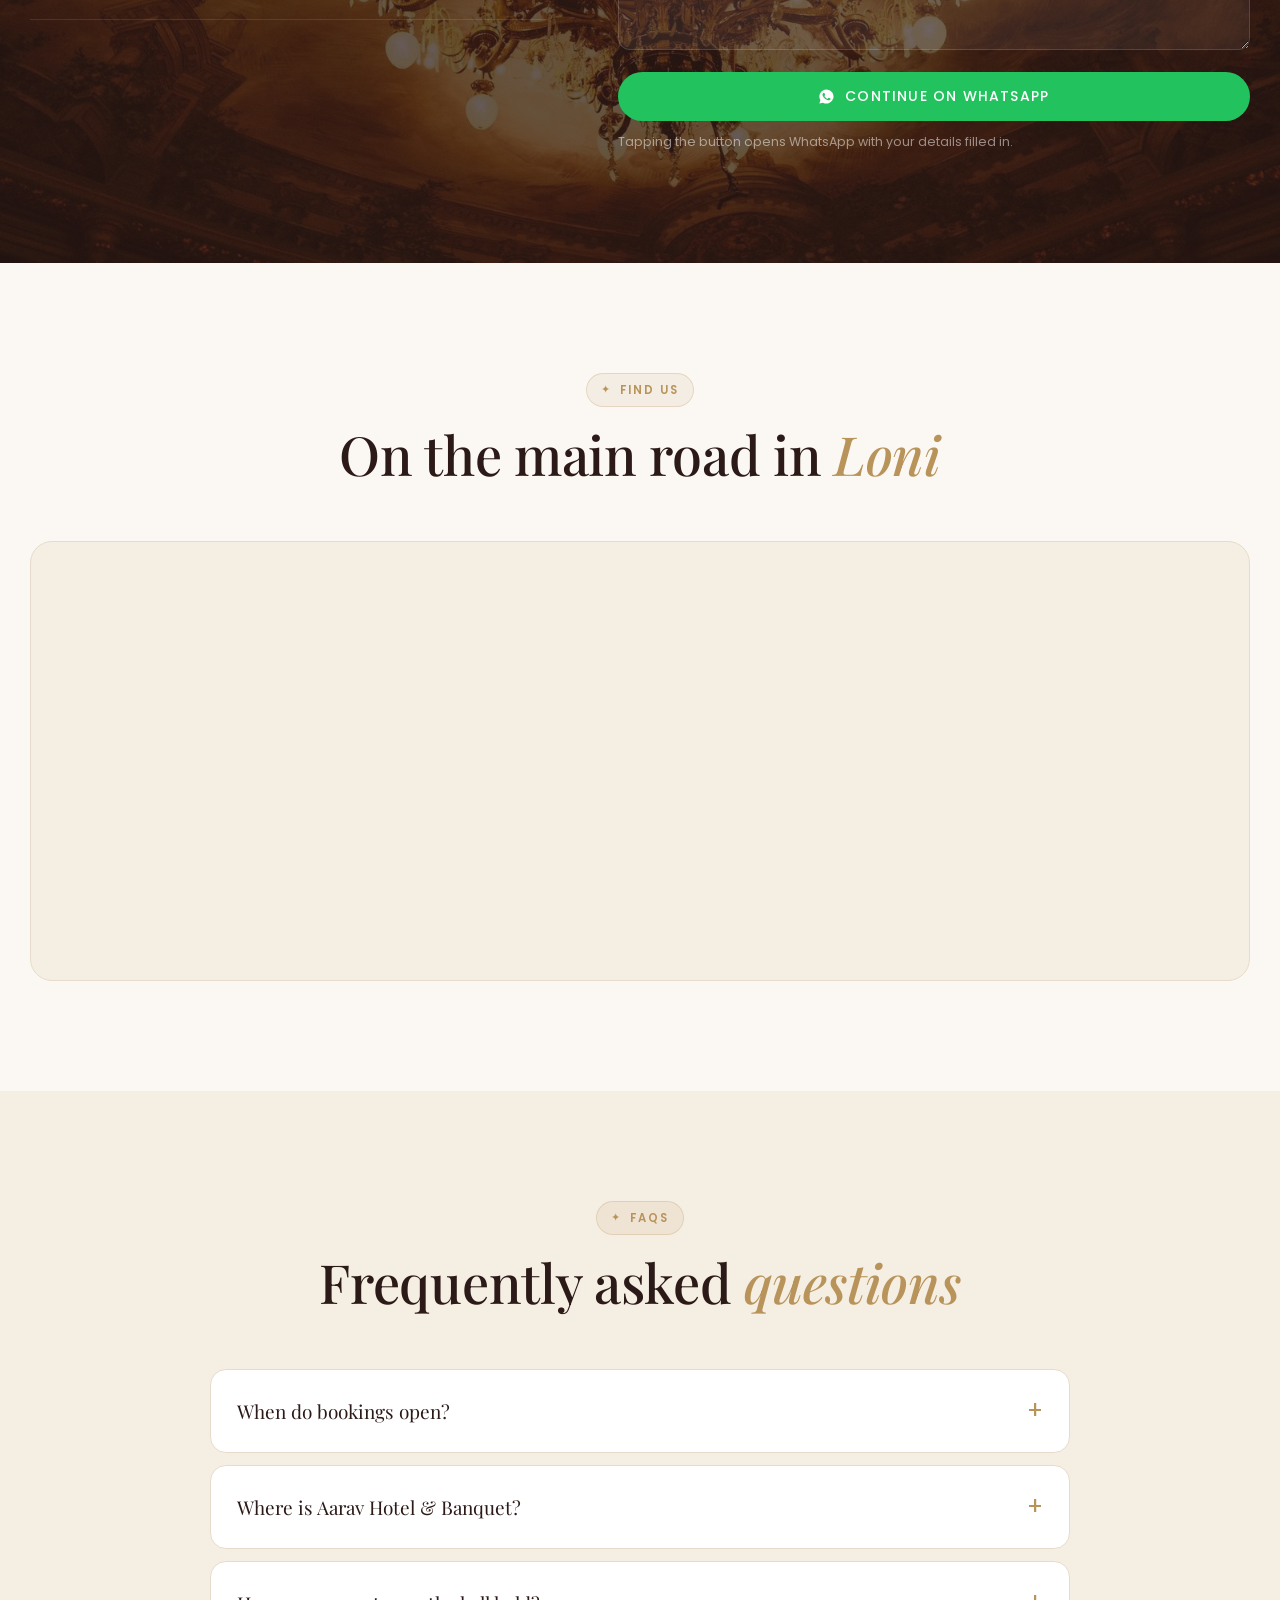
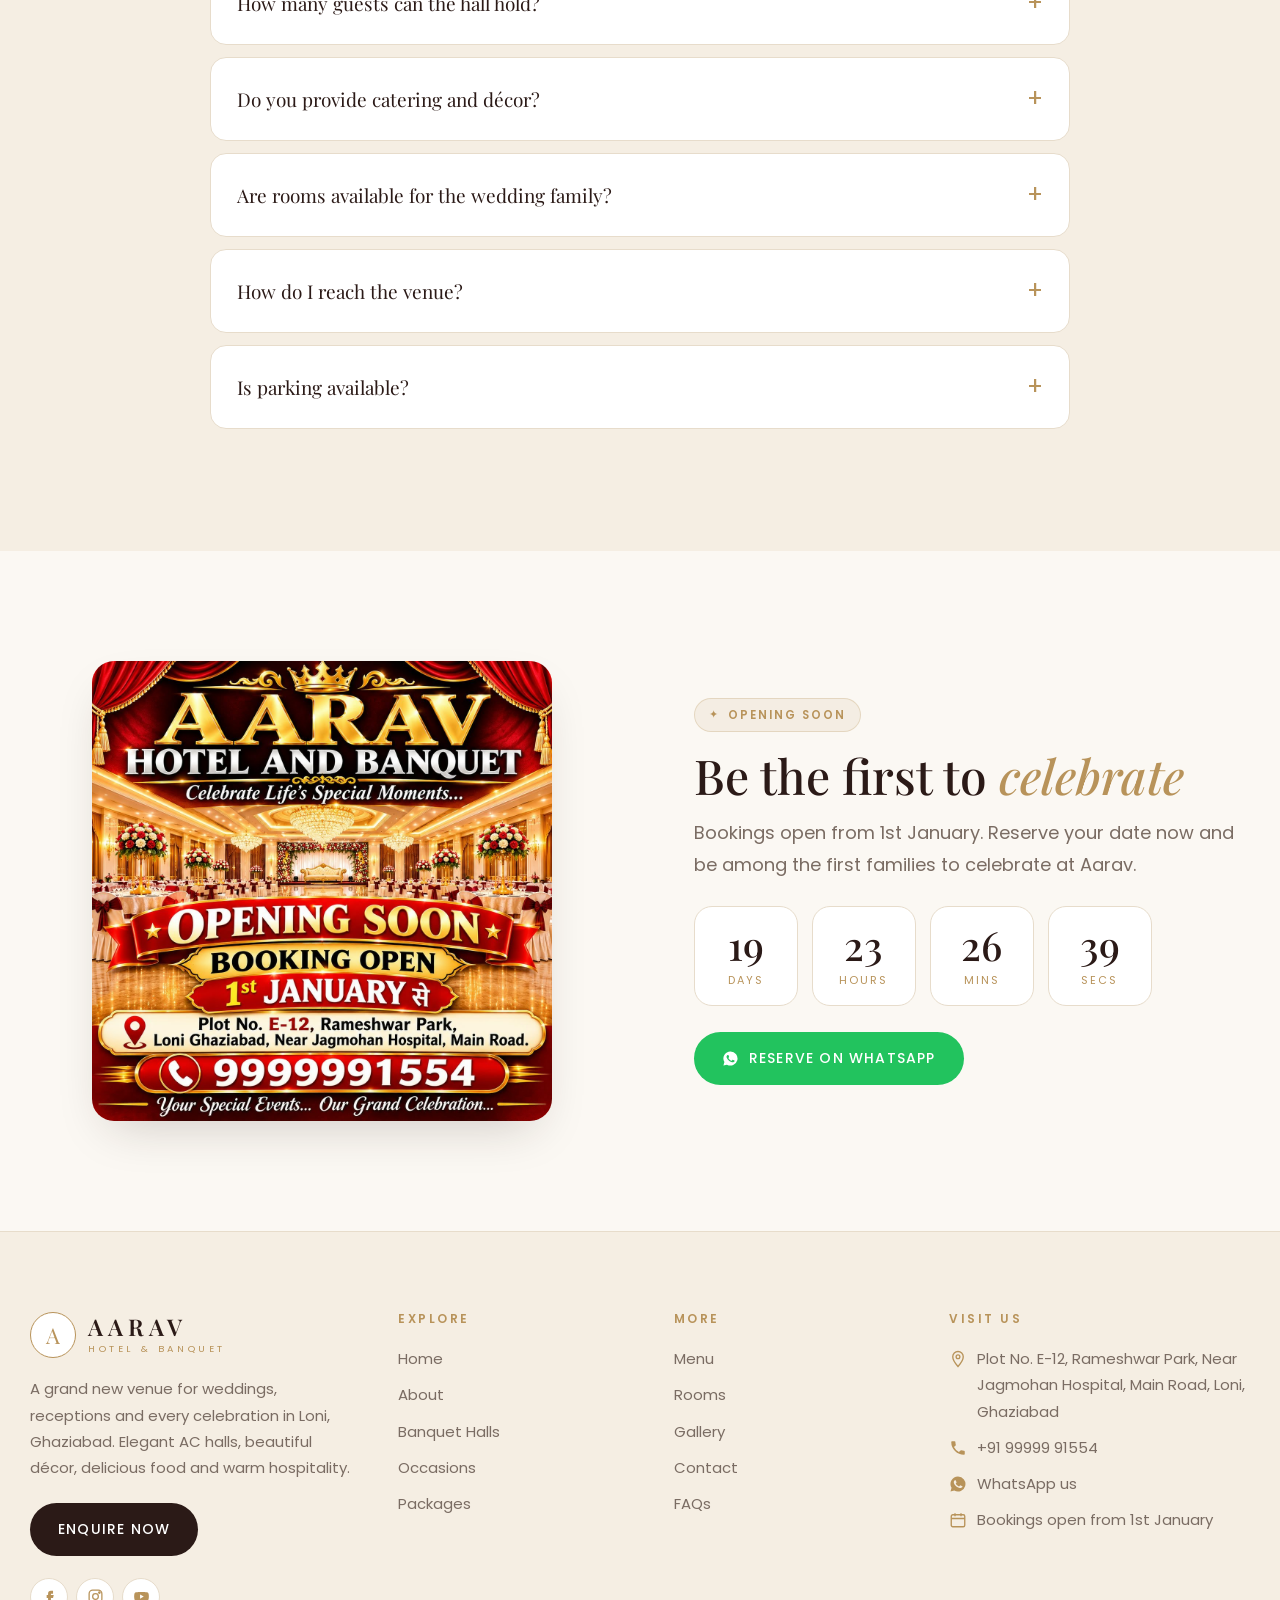
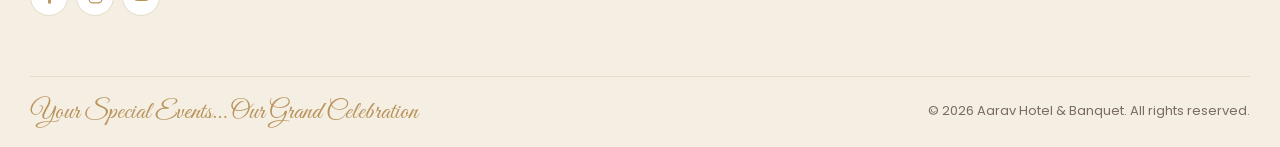
<file: contact.html>
<!doctype html>
<html lang="en">
<head>
  <meta charset="utf-8">
  <meta name="viewport" content="width=device-width, initial-scale=1">
  <title>Contact | Aarav Hotel &amp; Banquet, Loni Ghaziabad | 9999991554</title>
  <meta name="description" content="Contact Aarav Hotel & Banquet, Plot E-12, Rameshwar Park, Loni Ghaziabad. Call 9999991554. Bookings open from 1st January.">
  <meta name="theme-color" content="#fbf8f3">
  <link rel="preconnect" href="https://fonts.googleapis.com">
  <link rel="preconnect" href="https://fonts.gstatic.com" crossorigin>
  <link href="https://fonts.googleapis.com/css2?family=Great+Vibes&family=Playfair+Display:ital,wght@0,500;0,600;1,500&family=Poppins:wght@300;400;500;600&display=swap" rel="stylesheet">
  <link rel="stylesheet" href="css/style.css">
</head>
<body>
  <div id="site-header"></div>
  <section class="page-hero">
    <img src="images/table-white-flowers.jpg" alt="">
    <div class="inner container">
      <span class="pill">Contact</span>
      <h1>Let&rsquo;s plan your <em class="g">celebration</em></h1>
      <p>Call, WhatsApp or visit us. Bookings open from 1st January.</p>
      <div class="crumbs"><a href="index.html">Home</a> &nbsp;/&nbsp; Contact</div>
    </div>
  </section>

  <section>
    <div class="container">
      <div class="contact-cards">
        <div class="ccard reveal"><div class="ico"><svg viewBox="0 0 24 24" fill="none" stroke="currentColor" stroke-width="1.6" stroke-linecap="round" stroke-linejoin="round"><path d="M6.6 10.8a15.1 15.1 0 0 0 6.6 6.6l2.2-2.2a1 1 0 0 1 1-.25 11.4 11.4 0 0 0 3.6.57 1 1 0 0 1 1 1V20a1 1 0 0 1-1 1A17 17 0 0 1 3 4a1 1 0 0 1 1-1h3.5a1 1 0 0 1 1 1c0 1.25.2 2.45.57 3.57a1 1 0 0 1-.25 1z"/></svg></div><h3>Call Us</h3><a href="tel:+919999991554">+91 99999 91554</a></div>
        <div class="ccard reveal d1"><div class="ico"><svg viewBox="0 0 24 24" fill="none" stroke="currentColor" stroke-width="1.6" stroke-linecap="round" stroke-linejoin="round"><path d="M21 12a8 8 0 0 1-11.6 7.1L4 20l1-4.6A8 8 0 1 1 21 12z"/></svg></div><h3>WhatsApp</h3><a href="https://wa.me/919999991554" target="_blank" rel="noopener">Chat with our team</a></div>
        <div class="ccard reveal d2"><div class="ico"><svg viewBox="0 0 24 24" fill="none" stroke="currentColor" stroke-width="1.6" stroke-linecap="round" stroke-linejoin="round"><path d="M12 2a7 7 0 0 0-7 7c0 5.2 7 13 7 13s7-7.8 7-13a7 7 0 0 0-7-7z"/><circle cx="12" cy="9" r="2.5"/></svg></div><h3>Visit Us</h3><p>Plot No. E-12, Rameshwar Park, Near Jagmohan Hospital, Main Road, Loni, Ghaziabad</p></div>
      </div>
    </div>
  </section>

  <section class="bg-dark bg-photo" id="enquiry">
    <img class="bgimg" src="images/chandelier-gold.jpg" alt="" loading="lazy">
    <div class="container enquiry">
      <div class="reveal">
        <span class="pill light">Instant Enquiry</span>
        <h2>Your celebration <em>begins here.</em></h2>
        <p>Share a few details and tap the button. WhatsApp opens with your message ready to send, and our team replies with availability and a plan for your event.</p>
        <ul class="contact-lines">
          <li><svg viewBox="0 0 24 24" fill="none" stroke="currentColor" stroke-width="1.6" stroke-linecap="round" stroke-linejoin="round"><path d="M12 2a7 7 0 0 0-7 7c0 5.2 7 13 7 13s7-7.8 7-13a7 7 0 0 0-7-7z"/><circle cx="12" cy="9" r="2.5"/></svg><span>Plot No. E-12, Rameshwar Park, Near Jagmohan Hospital, Main Road, Loni, Ghaziabad</span></li>
          <li><svg viewBox="0 0 24 24" fill="none" stroke="currentColor" stroke-width="1.6" stroke-linecap="round" stroke-linejoin="round"><path d="M6.6 10.8a15.1 15.1 0 0 0 6.6 6.6l2.2-2.2a1 1 0 0 1 1-.25 11.4 11.4 0 0 0 3.6.57 1 1 0 0 1 1 1V20a1 1 0 0 1-1 1A17 17 0 0 1 3 4a1 1 0 0 1 1-1h3.5a1 1 0 0 1 1 1c0 1.25.2 2.45.57 3.57a1 1 0 0 1-.25 1z"/></svg><a href="tel:+919999991554">+91 99999 91554</a></li>
          <li><svg viewBox="0 0 24 24" fill="none" stroke="currentColor" stroke-width="1.6" stroke-linecap="round" stroke-linejoin="round"><rect x="3" y="5" width="18" height="16" rx="2"/><path d="M3 10h18M8 3v4M16 3v4"/></svg><span>Bookings open from 1st January &bull; Site visits by appointment</span></li>
        </ul>
      </div>
      <form class="form reveal d1" data-wa="enquiry">
        <label>Full name<input name="name" required placeholder="Your full name"></label>
        <label>Phone number<input name="phone" type="tel" required pattern="[0-9+ ]{10,14}" placeholder="10-digit mobile"></label>
        <label>Occasion<select name="occasion"><option>Wedding</option><option>Reception</option><option>Engagement / Roka</option><option>Haldi / Mehndi / Sangeet</option><option>Birthday Party</option><option>Anniversary</option><option>Kitty / Farewell Party</option><option>Corporate Event</option><option>Religious Function</option><option>Other</option></select></label>
        <label>Event date<input name="date" type="date"></label>
        <label>Guests<select name="guests"><option>Up to 100</option><option>101–200</option><option>201–300</option><option>301–400</option><option>401–500</option><option>500+</option></select></label>
        <label>Package<select name="package"><option value="">Not sure yet</option><option>Silver</option><option>Gold</option><option>Platinum</option><option>Custom</option></select></label>
        <label class="full">Rooms needed?<select name="rooms"><option value="">No</option><option>Yes</option></select></label>
        <label class="full">Message / special requests<textarea name="message" placeholder="Theme, menu, décor ideas, timings..."></textarea></label>
        <div class="full"><button class="btn btn-wa" type="submit"><svg viewBox="0 0 24 24" fill="currentColor"><path d="M12 2a10 10 0 0 0-8.6 15.1L2 22l5-1.3A10 10 0 1 0 12 2zm5.3 14.2c-.2.6-1.3 1.2-1.8 1.2-.5.1-1 .1-3.3-.8-2.8-1.1-4.5-3.9-4.7-4.1-.1-.2-1.1-1.5-1.1-2.9s.7-2 1-2.3c.2-.3.5-.3.7-.3h.5c.2 0 .4 0 .6.5l.8 2c.1.2.1.4 0 .5l-.4.6-.4.4c-.1.2-.3.3-.1.6.2.3.8 1.3 1.7 2.1 1.2 1 2.1 1.3 2.4 1.5.3.1.5.1.6-.1l.9-1.1c.2-.3.4-.2.7-.1l1.9.9c.3.1.5.2.5.3.1.2.1.7-.1 1.2z"/></svg> Continue on WhatsApp</button><p class="hint">Tapping the button opens WhatsApp with your details filled in.</p></div>
      </form>
    </div>
  </section>

  <section>
    <div class="container">
      <div class="sec-head center reveal"><span class="pill ">Find Us</span><h2>On the main road in <em class="g">Loni</em></h2></div>
      <div class="map reveal"><iframe src="https://www.google.com/maps?q=Rameshwar+Park+Loni+Ghaziabad+Jagmohan+Hospital&amp;output=embed" loading="lazy" referrerpolicy="no-referrer-when-downgrade" title="Map to Aarav Hotel and Banquet"></iframe></div>
    </div>
  </section>

  <section class="bg-ivory2" id="faq">
    <div class="container">
      <div class="sec-head center reveal"><span class="pill ">FAQs</span><h2>Frequently asked <em class="g">questions</em></h2></div>
      <div class="faq"><details class="reveal"><summary>When do bookings open?</summary><p>Bookings open from 1st January. You can call or WhatsApp us now to reserve your date and book a site visit.</p></details><details class="reveal"><summary>Where is Aarav Hotel &amp; Banquet?</summary><p>Plot No. E-12, Rameshwar Park, near Jagmohan Hospital, on the main road in Loni, Ghaziabad.</p></details><details class="reveal"><summary>How many guests can the hall hold?</summary><p>The AC banquet hall is set up for functions from about 100 guests to grand weddings of 500+ guests.</p></details><details class="reveal"><summary>Do you provide catering and décor?</summary><p>Yes. Packages include in-house catering, stage and décor. You can also customise the menu and theme.</p></details><details class="reveal"><summary>Are rooms available for the wedding family?</summary><p>Yes, comfortable AC rooms are available at the venue for the couple, family and guests.</p></details><details class="reveal"><summary>How do I reach the venue?</summary><p>We are on the main road in Loni, near Jagmohan Hospital, Rameshwar Park. Open the map below for directions.</p></details><details class="reveal"><summary>Is parking available?</summary><p>Please ask our team about parking arrangements for your function when you book.</p></details></div>
    </div>
  </section>

  <section>
    <div class="container split">
      <div class="reveal" style="display:flex;justify-content:center"><img src="images/opening-poster.jpg" alt="Aarav Hotel and Banquet opening soon poster" style="max-width:460px;width:100%;border-radius:22px;box-shadow:var(--shadow)"></div>
      <div class="reveal d1">
        <span class="pill">Opening Soon</span>
        <h2 style="font-size:clamp(32px,4vw,48px);font-weight:500;margin:16px 0 14px">Be the first to <em class="g">celebrate</em></h2>
        <p class="lead">Bookings open from 1st January. Reserve your date now and be among the first families to celebrate at Aarav.</p>
        <div class="countdown light" data-countdown style="margin:26px 0"></div>
        <a href="https://wa.me/919999991554" target="_blank" rel="noopener" class="btn btn-wa"><svg viewBox="0 0 24 24" fill="currentColor"><path d="M12 2a10 10 0 0 0-8.6 15.1L2 22l5-1.3A10 10 0 1 0 12 2zm5.3 14.2c-.2.6-1.3 1.2-1.8 1.2-.5.1-1 .1-3.3-.8-2.8-1.1-4.5-3.9-4.7-4.1-.1-.2-1.1-1.5-1.1-2.9s.7-2 1-2.3c.2-.3.5-.3.7-.3h.5c.2 0 .4 0 .6.5l.8 2c.1.2.1.4 0 .5l-.4.6-.4.4c-.1.2-.3.3-.1.6.2.3.8 1.3 1.7 2.1 1.2 1 2.1 1.3 2.4 1.5.3.1.5.1.6-.1l.9-1.1c.2-.3.4-.2.7-.1l1.9.9c.3.1.5.2.5.3.1.2.1.7-.1 1.2z"/></svg> Reserve on WhatsApp</a>
      </div>
    </div>
  </section>


  <div id="site-footer"></div>
  <script src="js/main.js"></script>
</body>
</html>
</file>
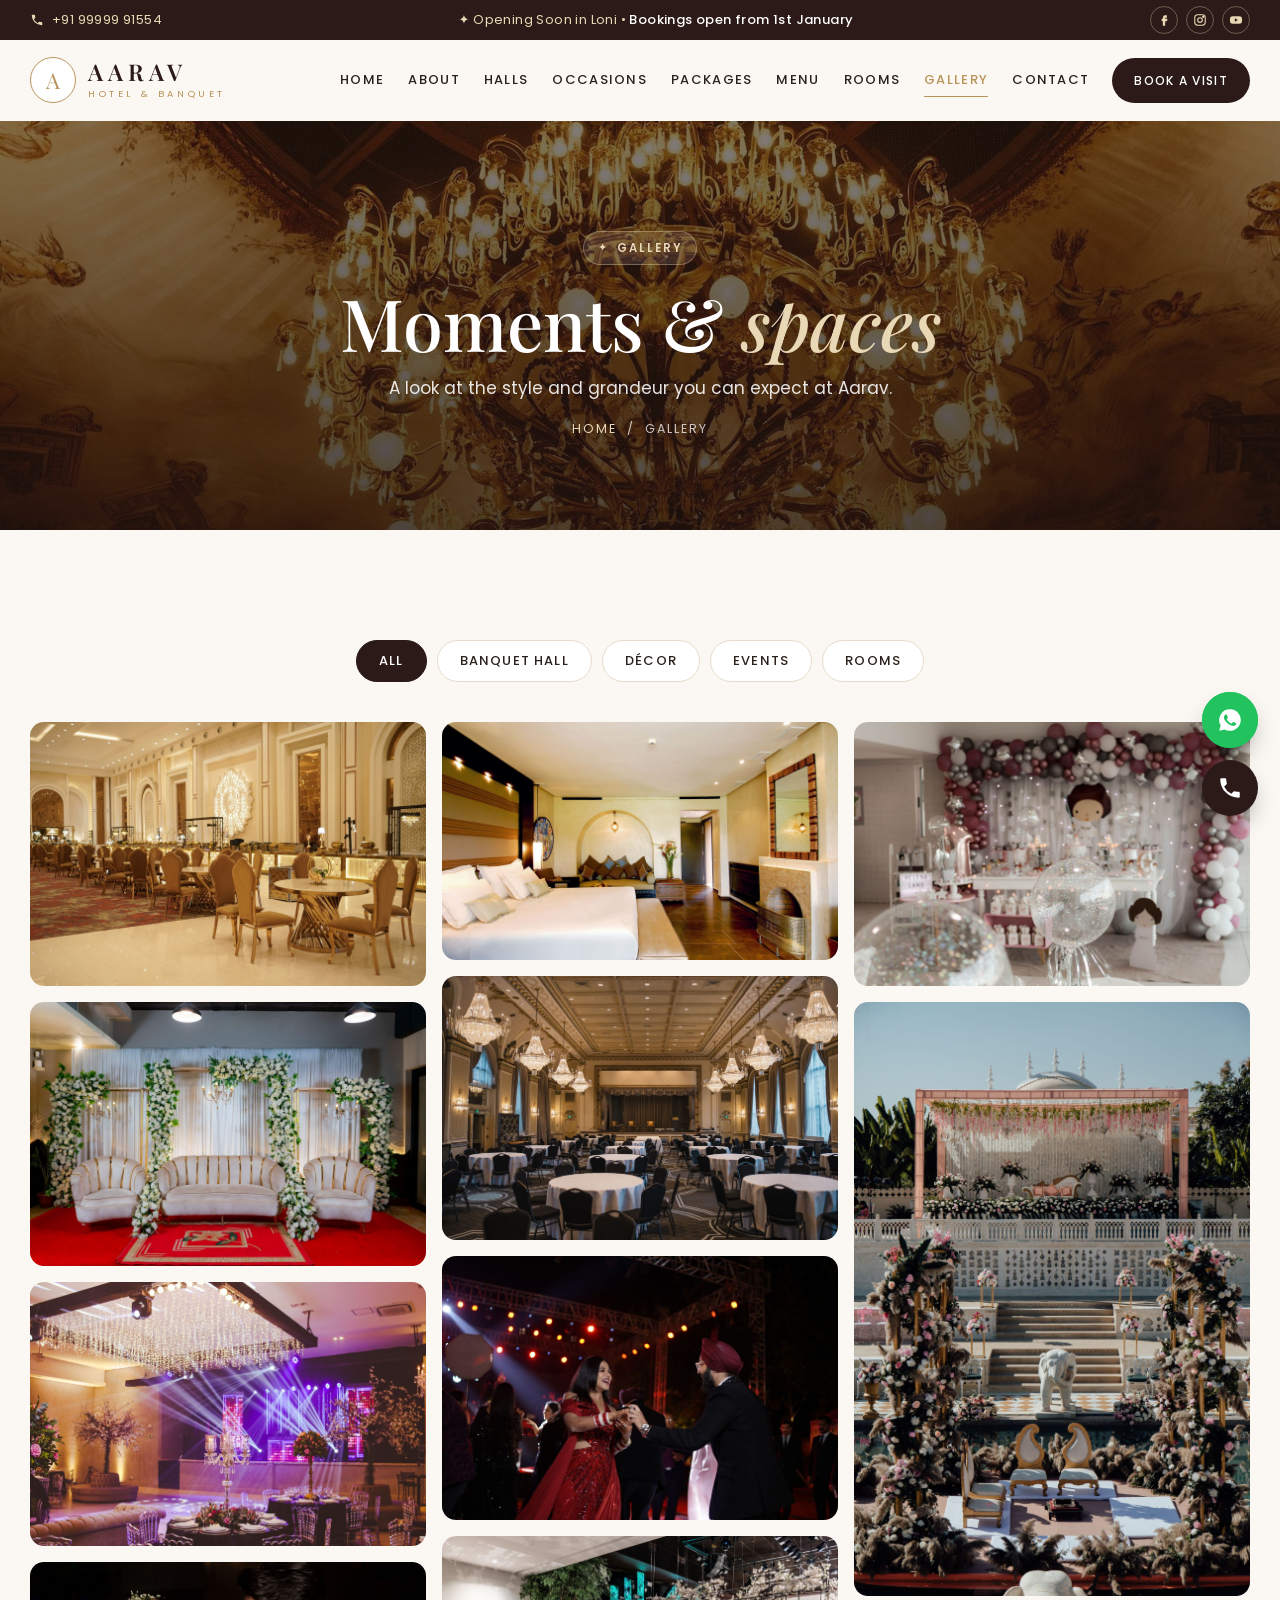
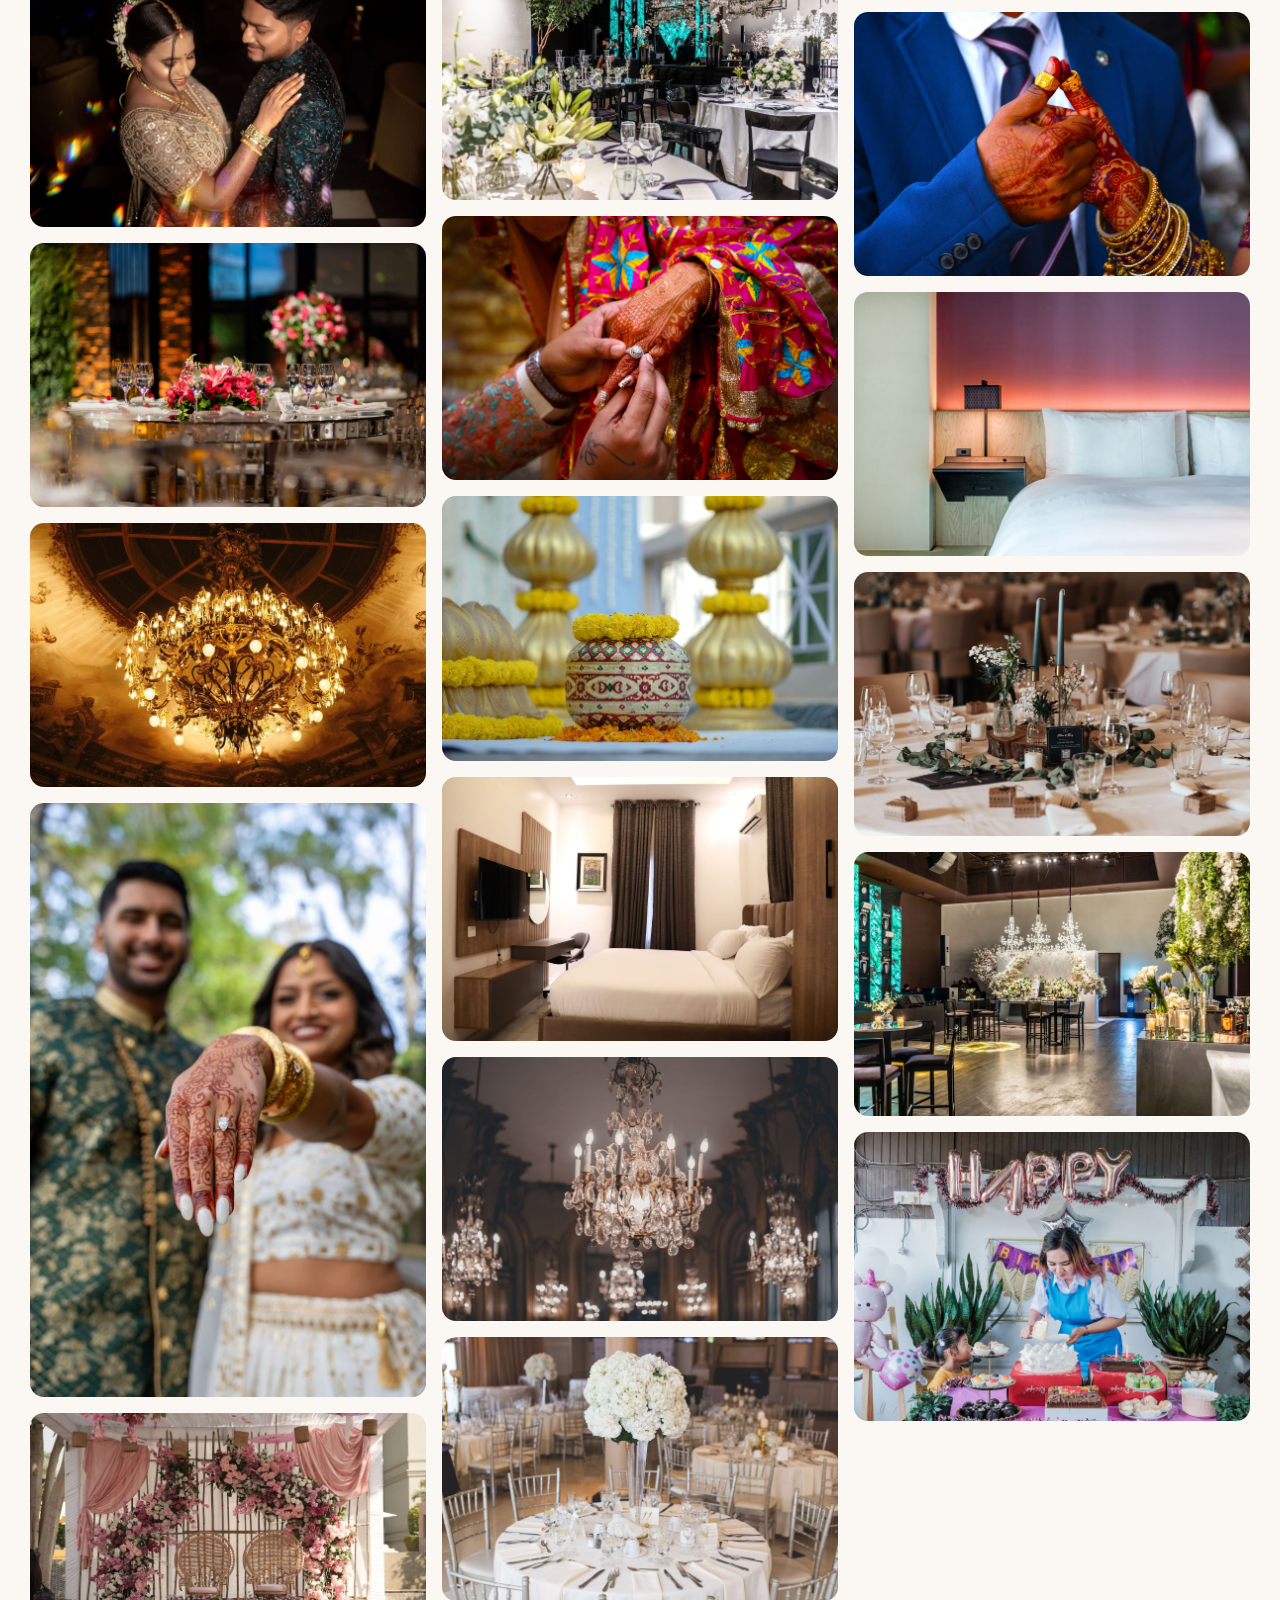
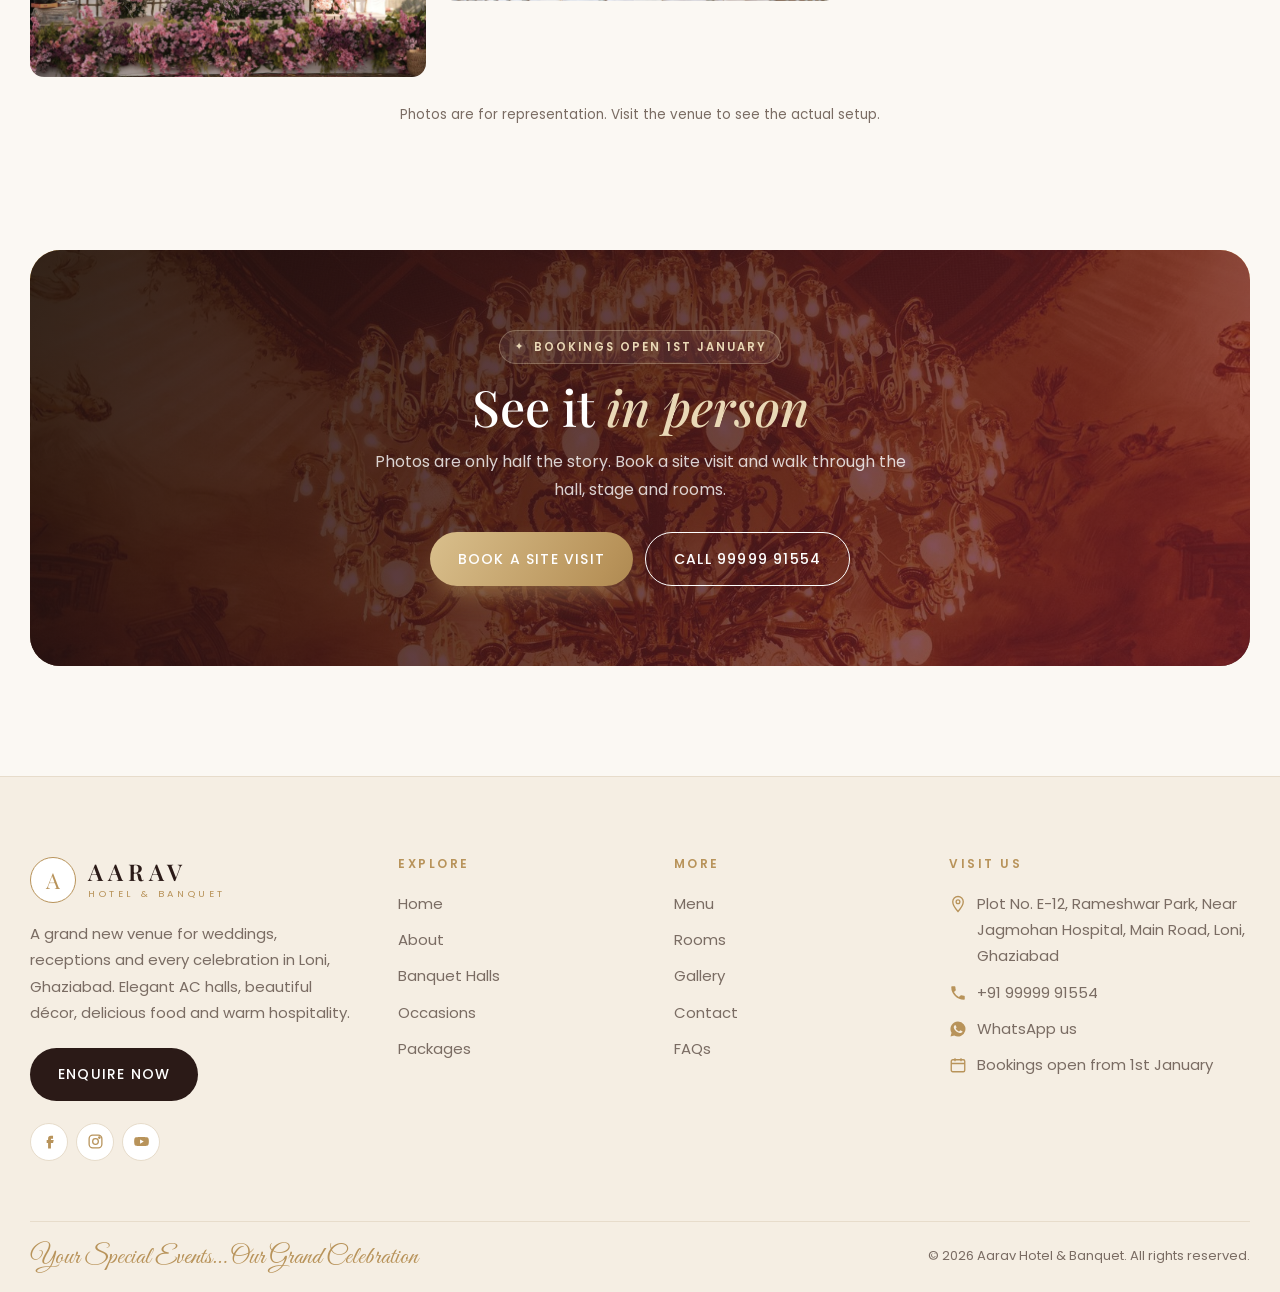
<file: gallery.html>
<!doctype html>
<html lang="en">
<head>
  <meta charset="utf-8">
  <meta name="viewport" content="width=device-width, initial-scale=1">
  <title>Gallery | Aarav Hotel &amp; Banquet, Loni Ghaziabad</title>
  <meta name="description" content="Photo gallery of Aarav Hotel & Banquet, Loni Ghaziabad: banquet hall, décor, events and rooms.">
  <meta name="theme-color" content="#fbf8f3">
  <link rel="preconnect" href="https://fonts.googleapis.com">
  <link rel="preconnect" href="https://fonts.gstatic.com" crossorigin>
  <link href="https://fonts.googleapis.com/css2?family=Great+Vibes&family=Playfair+Display:ital,wght@0,500;0,600;1,500&family=Poppins:wght@300;400;500;600&display=swap" rel="stylesheet">
  <link rel="stylesheet" href="css/style.css">
</head>
<body>
  <div id="site-header"></div>
  <section class="page-hero">
    <img src="images/chandelier-gold.jpg" alt="">
    <div class="inner container">
      <span class="pill">Gallery</span>
      <h1>Moments &amp; <em class="g">spaces</em></h1>
      <p>A look at the style and grandeur you can expect at Aarav.</p>
      <div class="crumbs"><a href="index.html">Home</a> &nbsp;/&nbsp; Gallery</div>
    </div>
  </section>

  <section>
    <div class="container">
      <div class="filters reveal">
        <button class="active" data-filter="all">All</button>
        <button data-filter="hall">Banquet Hall</button>
        <button data-filter="decor">Décor</button>
        <button data-filter="events">Events</button>
        <button data-filter="rooms">Rooms</button>
      </div>
      <div class="masonry"><a href="images/hero-golden-hall.jpg" data-lightbox data-cat="hall" data-title="Golden banquet hall"><img src="images/hero-golden-hall.jpg" alt="Golden banquet hall" loading="lazy"></a><a href="images/stage-sofa-flowers.jpg" data-lightbox data-cat="decor" data-title="Wedding stage"><img src="images/stage-sofa-flowers.jpg" alt="Wedding stage" loading="lazy"></a><a href="images/hero-stage-lights.jpg" data-lightbox data-cat="hall" data-title="Hall with stage lights"><img src="images/hero-stage-lights.jpg" alt="Hall with stage lights" loading="lazy"></a><a href="images/couple-night.jpg" data-lightbox data-cat="events" data-title="Wedding couple"><img src="images/couple-night.jpg" alt="Wedding couple" loading="lazy"></a><a href="images/table-red-roses.jpg" data-lightbox data-cat="decor" data-title="Red rose table décor"><img src="images/table-red-roses.jpg" alt="Red rose table décor" loading="lazy"></a><a href="images/chandelier-gold.jpg" data-lightbox data-cat="hall" data-title="Golden chandelier"><img src="images/chandelier-gold.jpg" alt="Golden chandelier" loading="lazy"></a><a href="images/engagement-couple.jpg" data-lightbox data-cat="events" data-title="Engagement"><img src="images/engagement-couple.jpg" alt="Engagement" loading="lazy"></a><a href="images/decor-pink-floral.jpg" data-lightbox data-cat="decor" data-title="Pink floral décor"><img src="images/decor-pink-floral.jpg" alt="Pink floral décor" loading="lazy"></a><a href="images/room-deluxe.jpg" data-lightbox data-cat="rooms" data-title="Deluxe room"><img src="images/room-deluxe.jpg" alt="Deluxe room" loading="lazy"></a><a href="images/hero-grand-ballroom.jpg" data-lightbox data-cat="hall" data-title="Grand hall"><img src="images/hero-grand-ballroom.jpg" alt="Grand hall" loading="lazy"></a><a href="images/couple-dance.jpg" data-lightbox data-cat="events" data-title="Reception dance"><img src="images/couple-dance.jpg" alt="Reception dance" loading="lazy"></a><a href="images/table-white-flowers.jpg" data-lightbox data-cat="decor" data-title="White flower décor"><img src="images/table-white-flowers.jpg" alt="White flower décor" loading="lazy"></a><a href="images/ring-ceremony.jpg" data-lightbox data-cat="events" data-title="Ring ceremony"><img src="images/ring-ceremony.jpg" alt="Ring ceremony" loading="lazy"></a><a href="images/haldi-decor.jpg" data-lightbox data-cat="decor" data-title="Haldi décor"><img src="images/haldi-decor.jpg" alt="Haldi décor" loading="lazy"></a><a href="images/room-classic.jpg" data-lightbox data-cat="rooms" data-title="Classic room"><img src="images/room-classic.jpg" alt="Classic room" loading="lazy"></a><a href="images/chandelier-crystal.jpg" data-lightbox data-cat="hall" data-title="Crystal chandeliers"><img src="images/chandelier-crystal.jpg" alt="Crystal chandeliers" loading="lazy"></a><a href="images/table-white-round.jpg" data-lightbox data-cat="decor" data-title="Round tables"><img src="images/table-white-round.jpg" alt="Round tables" loading="lazy"></a><a href="images/birthday-decor.jpg" data-lightbox data-cat="events" data-title="Birthday décor"><img src="images/birthday-decor.jpg" alt="Birthday décor" loading="lazy"></a><a href="images/mandap-outdoor.jpg" data-lightbox data-cat="decor" data-title="Mandap décor"><img src="images/mandap-outdoor.jpg" alt="Mandap décor" loading="lazy"></a><a href="images/ring-mehndi.jpg" data-lightbox data-cat="events" data-title="Mehndi and ring"><img src="images/ring-mehndi.jpg" alt="Mehndi and ring" loading="lazy"></a><a href="images/room-suite.jpg" data-lightbox data-cat="rooms" data-title="Family room"><img src="images/room-suite.jpg" alt="Family room" loading="lazy"></a><a href="images/table-candles.jpg" data-lightbox data-cat="decor" data-title="Candle table setting"><img src="images/table-candles.jpg" alt="Candle table setting" loading="lazy"></a><a href="images/party-hall.jpg" data-lightbox data-cat="hall" data-title="Party setup"><img src="images/party-hall.jpg" alt="Party setup" loading="lazy"></a><a href="images/birthday-kids.jpg" data-lightbox data-cat="events" data-title="Kids birthday party"><img src="images/birthday-kids.jpg" alt="Kids birthday party" loading="lazy"></a></div>
      <p class="note">Photos are for representation. Visit the venue to see the actual setup.</p>
    </div>
  </section>

  <section style="padding-top:0">
    <div class="container">
      <div class="cta reveal">
        <img src="images/chandelier-gold.jpg" alt="" loading="lazy">
        <span class="pill light">Bookings Open 1st January</span>
        <h2>See it <em>in person</em></h2>
        <p>Photos are only half the story. Book a site visit and walk through the hall, stage and rooms.</p>
        <div class="row">
          <a href="contact.html#enquiry" class="btn btn-gold">Book a Site Visit</a>
          <a href="tel:+919999991554" class="btn btn-line light">Call 99999 91554</a>
        </div>
      </div>
    </div>
  </section>


  <div id="site-footer"></div>
  <script src="js/main.js"></script>
</body>
</html>
</file>
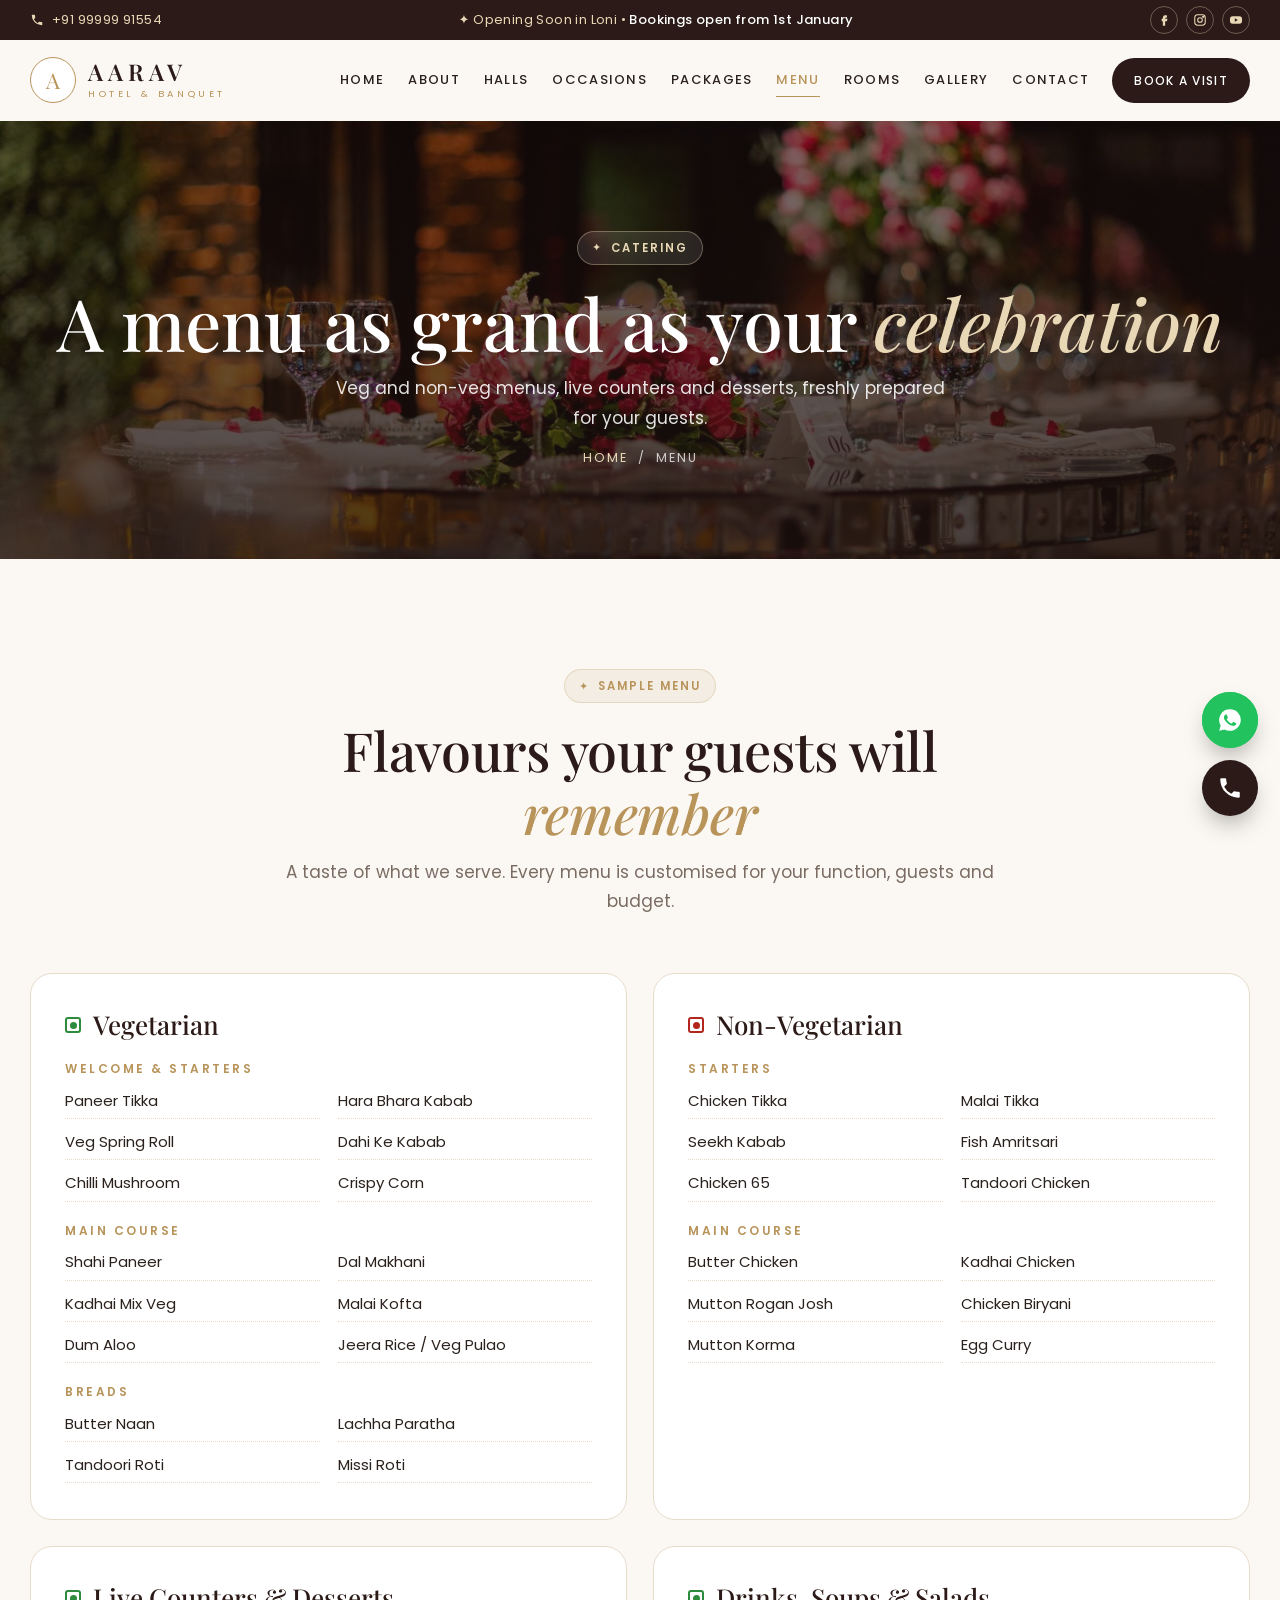
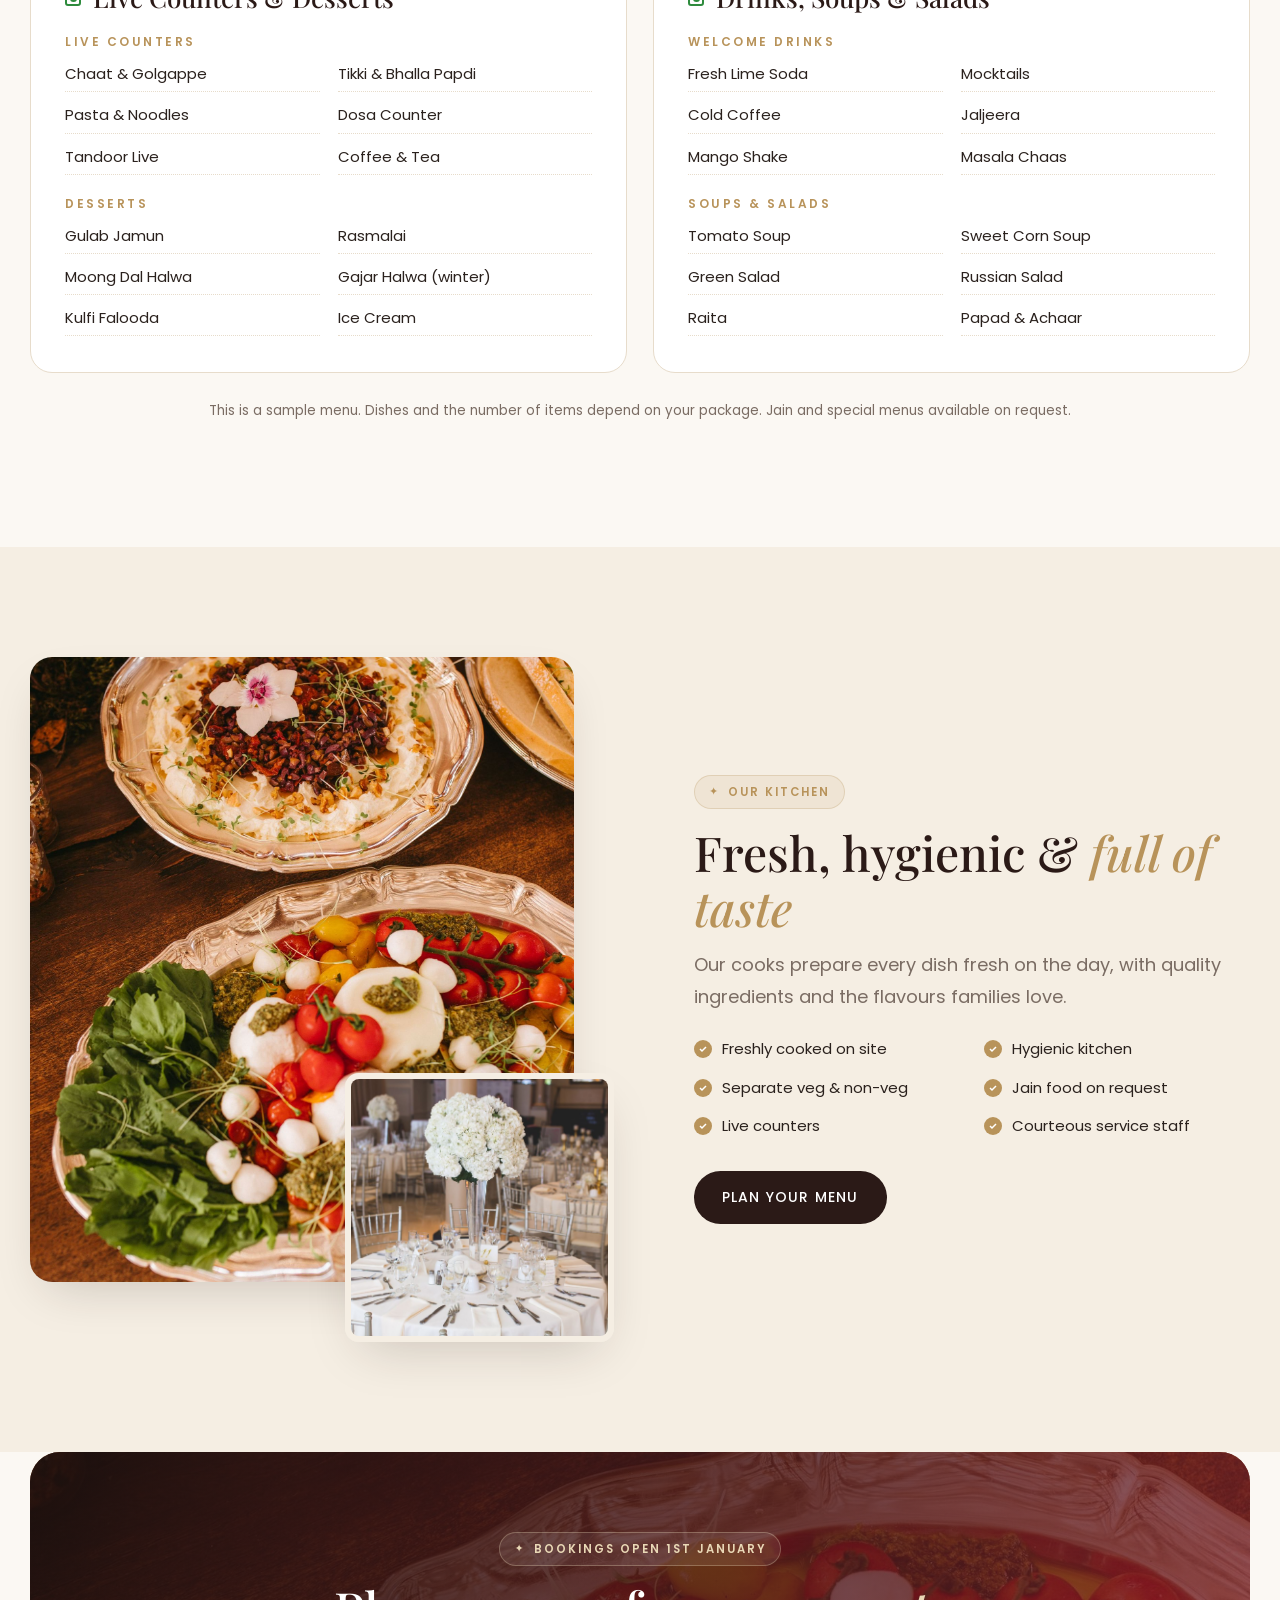
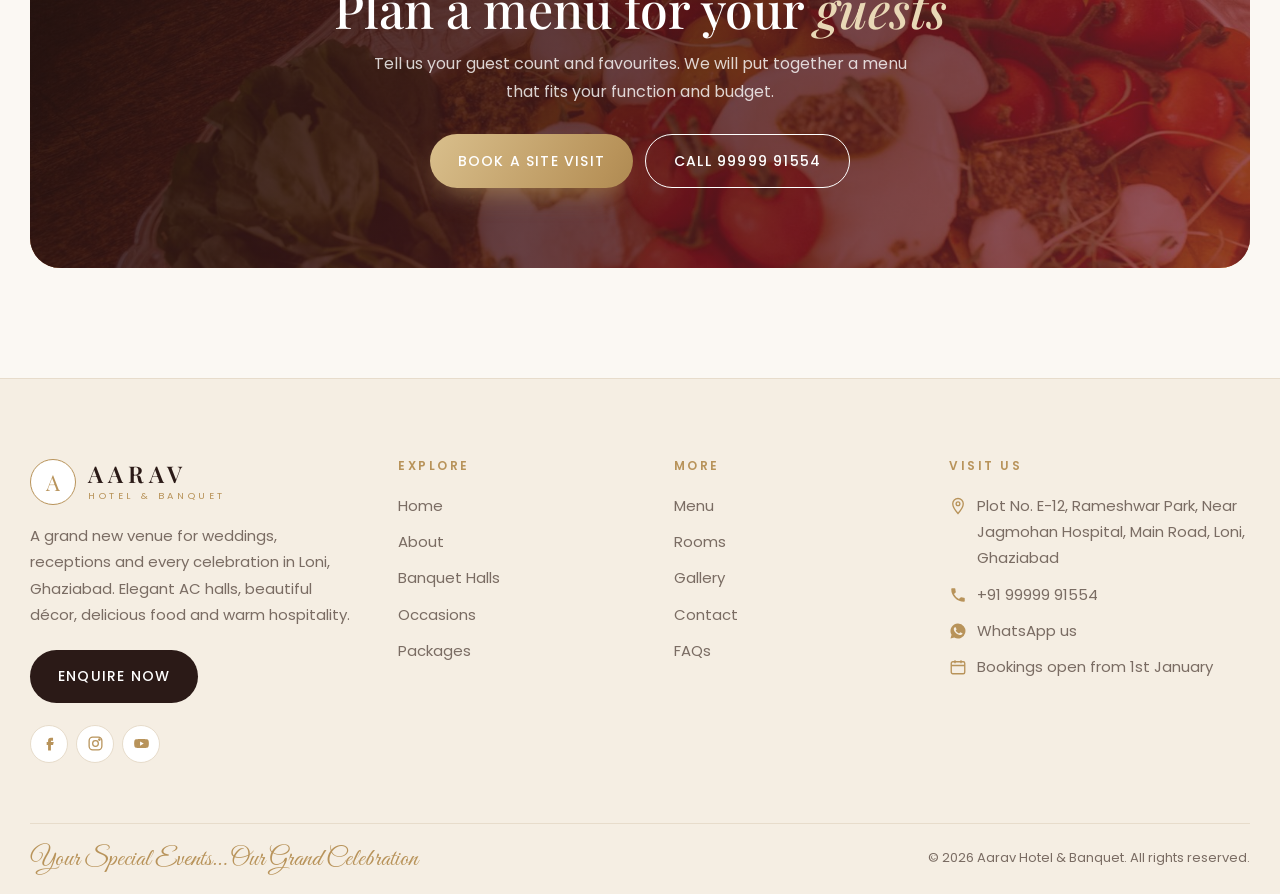
<file: menu.html>
<!doctype html>
<html lang="en">
<head>
  <meta charset="utf-8">
  <meta name="viewport" content="width=device-width, initial-scale=1">
  <title>Menu | Veg &amp; Non-Veg Catering | Aarav Hotel &amp; Banquet, Loni Ghaziabad</title>
  <meta name="description" content="Sample wedding and party menu at Aarav Hotel & Banquet, Loni Ghaziabad: veg and non-veg starters, main course, live counters and desserts. Customised to your function.">
  <meta name="theme-color" content="#fbf8f3">
  <link rel="preconnect" href="https://fonts.googleapis.com">
  <link rel="preconnect" href="https://fonts.gstatic.com" crossorigin>
  <link href="https://fonts.googleapis.com/css2?family=Great+Vibes&family=Playfair+Display:ital,wght@0,500;0,600;1,500&family=Poppins:wght@300;400;500;600&display=swap" rel="stylesheet">
  <link rel="stylesheet" href="css/style.css">
</head>
<body>
  <div id="site-header"></div>
  <section class="page-hero">
    <img src="images/table-red-roses.jpg" alt="">
    <div class="inner container">
      <span class="pill">Catering</span>
      <h1>A menu as grand as your <em class="g">celebration</em></h1>
      <p>Veg and non-veg menus, live counters and desserts, freshly prepared for your guests.</p>
      <div class="crumbs"><a href="index.html">Home</a> &nbsp;/&nbsp; Menu</div>
    </div>
  </section>

  <section>
    <div class="container">
      <div class="sec-head center reveal"><span class="pill ">Sample Menu</span><h2>Flavours your guests will <em class="g">remember</em></h2><p>A taste of what we serve. Every menu is customised for your function, guests and budget.</p></div>
      <div class="menu-grid">
        <div class="menu-card reveal "><h3><span class="dot veg"></span>Vegetarian</h3><h4>Welcome &amp; Starters</h4><ul><li>Paneer Tikka</li><li>Hara Bhara Kabab</li><li>Veg Spring Roll</li><li>Dahi Ke Kabab</li><li>Chilli Mushroom</li><li>Crispy Corn</li></ul><h4>Main Course</h4><ul><li>Shahi Paneer</li><li>Dal Makhani</li><li>Kadhai Mix Veg</li><li>Malai Kofta</li><li>Dum Aloo</li><li>Jeera Rice / Veg Pulao</li></ul><h4>Breads</h4><ul><li>Butter Naan</li><li>Lachha Paratha</li><li>Tandoori Roti</li><li>Missi Roti</li></ul></div>
        <div class="menu-card reveal d1"><h3><span class="dot nonveg"></span>Non-Vegetarian</h3><h4>Starters</h4><ul><li>Chicken Tikka</li><li>Malai Tikka</li><li>Seekh Kabab</li><li>Fish Amritsari</li><li>Chicken 65</li><li>Tandoori Chicken</li></ul><h4>Main Course</h4><ul><li>Butter Chicken</li><li>Kadhai Chicken</li><li>Mutton Rogan Josh</li><li>Chicken Biryani</li><li>Mutton Korma</li><li>Egg Curry</li></ul></div>
        <div class="menu-card reveal "><h3><span class="dot veg"></span>Live Counters &amp; Desserts</h3><h4>Live Counters</h4><ul><li>Chaat &amp; Golgappe</li><li>Tikki &amp; Bhalla Papdi</li><li>Pasta &amp; Noodles</li><li>Dosa Counter</li><li>Tandoor Live</li><li>Coffee &amp; Tea</li></ul><h4>Desserts</h4><ul><li>Gulab Jamun</li><li>Rasmalai</li><li>Moong Dal Halwa</li><li>Gajar Halwa (winter)</li><li>Kulfi Falooda</li><li>Ice Cream</li></ul></div>
        <div class="menu-card reveal d1"><h3><span class="dot veg"></span>Drinks, Soups &amp; Salads</h3><h4>Welcome Drinks</h4><ul><li>Fresh Lime Soda</li><li>Mocktails</li><li>Cold Coffee</li><li>Jaljeera</li><li>Mango Shake</li><li>Masala Chaas</li></ul><h4>Soups &amp; Salads</h4><ul><li>Tomato Soup</li><li>Sweet Corn Soup</li><li>Green Salad</li><li>Russian Salad</li><li>Raita</li><li>Papad &amp; Achaar</li></ul></div>
      </div>
      <p class="note">This is a sample menu. Dishes and the number of items depend on your package. Jain and special menus available on request.</p>
    </div>
  </section>

  <section class="bg-ivory2">
    <div class="container split">
      <div class="media-stack reveal">
        <div class="main"><img src="images/food-platter.jpg" alt="Food platter"></div>
        <div class="sub"><img src="images/table-white-round.jpg" alt="Dining tables"></div>
      </div>
      <div class="reveal d1">
        <span class="pill">Our Kitchen</span>
        <h2 style="font-size:clamp(32px,4vw,48px);font-weight:500;margin:16px 0 14px">Fresh, hygienic &amp; <em class="g">full of taste</em></h2>
        <p class="lead">Our cooks prepare every dish fresh on the day, with quality ingredients and the flavours families love.</p>
        <ul class="ticks">
          <li>Freshly cooked on site</li><li>Hygienic kitchen</li><li>Separate veg &amp; non-veg</li><li>Jain food on request</li>
          <li>Live counters</li><li>Courteous service staff</li>
        </ul>
        <a href="contact.html#enquiry" class="btn btn-dark">Plan Your Menu</a>
      </div>
    </div>
  </section>

  <section style="padding-top:0">
    <div class="container">
      <div class="cta reveal">
        <img src="images/food-platter.jpg" alt="" loading="lazy">
        <span class="pill light">Bookings Open 1st January</span>
        <h2>Plan a menu for your <em>guests</em></h2>
        <p>Tell us your guest count and favourites. We will put together a menu that fits your function and budget.</p>
        <div class="row">
          <a href="contact.html#enquiry" class="btn btn-gold">Book a Site Visit</a>
          <a href="tel:+919999991554" class="btn btn-line light">Call 99999 91554</a>
        </div>
      </div>
    </div>
  </section>


  <div id="site-footer"></div>
  <script src="js/main.js"></script>
</body>
</html>
</file>
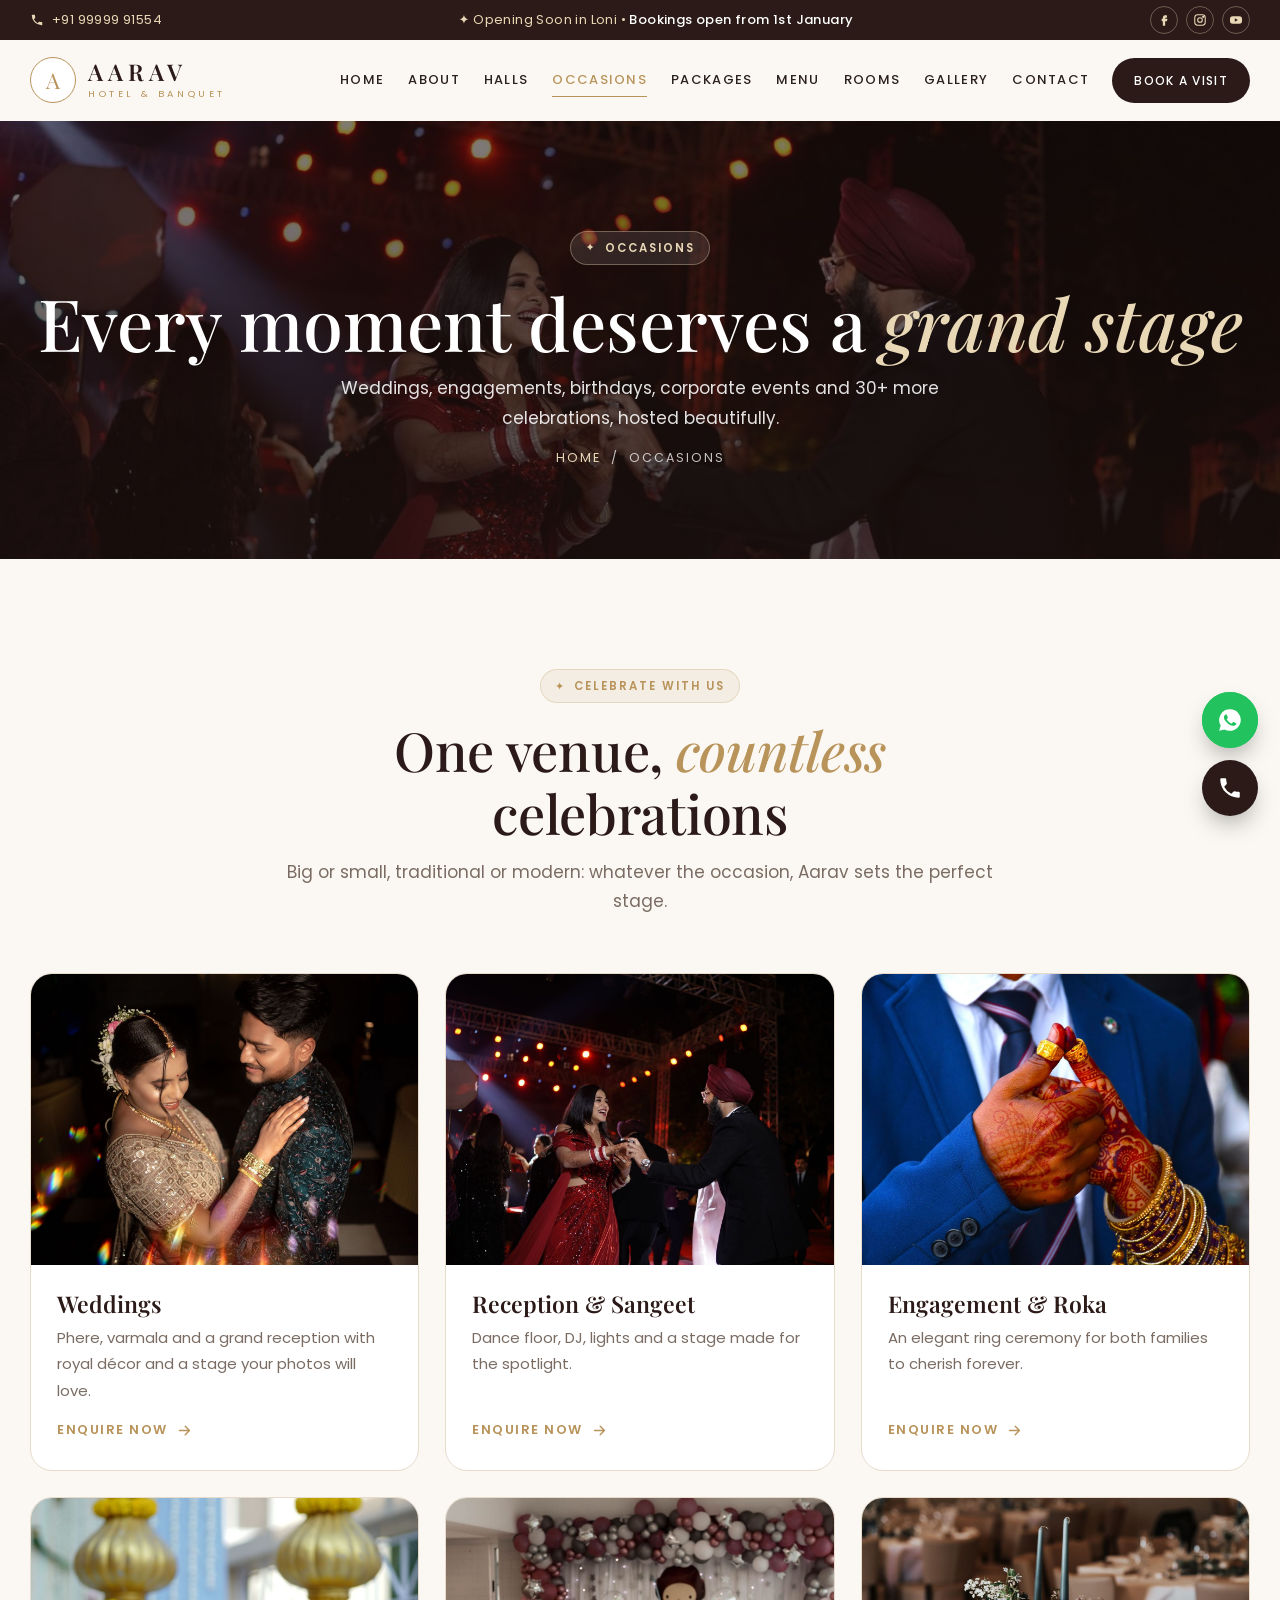
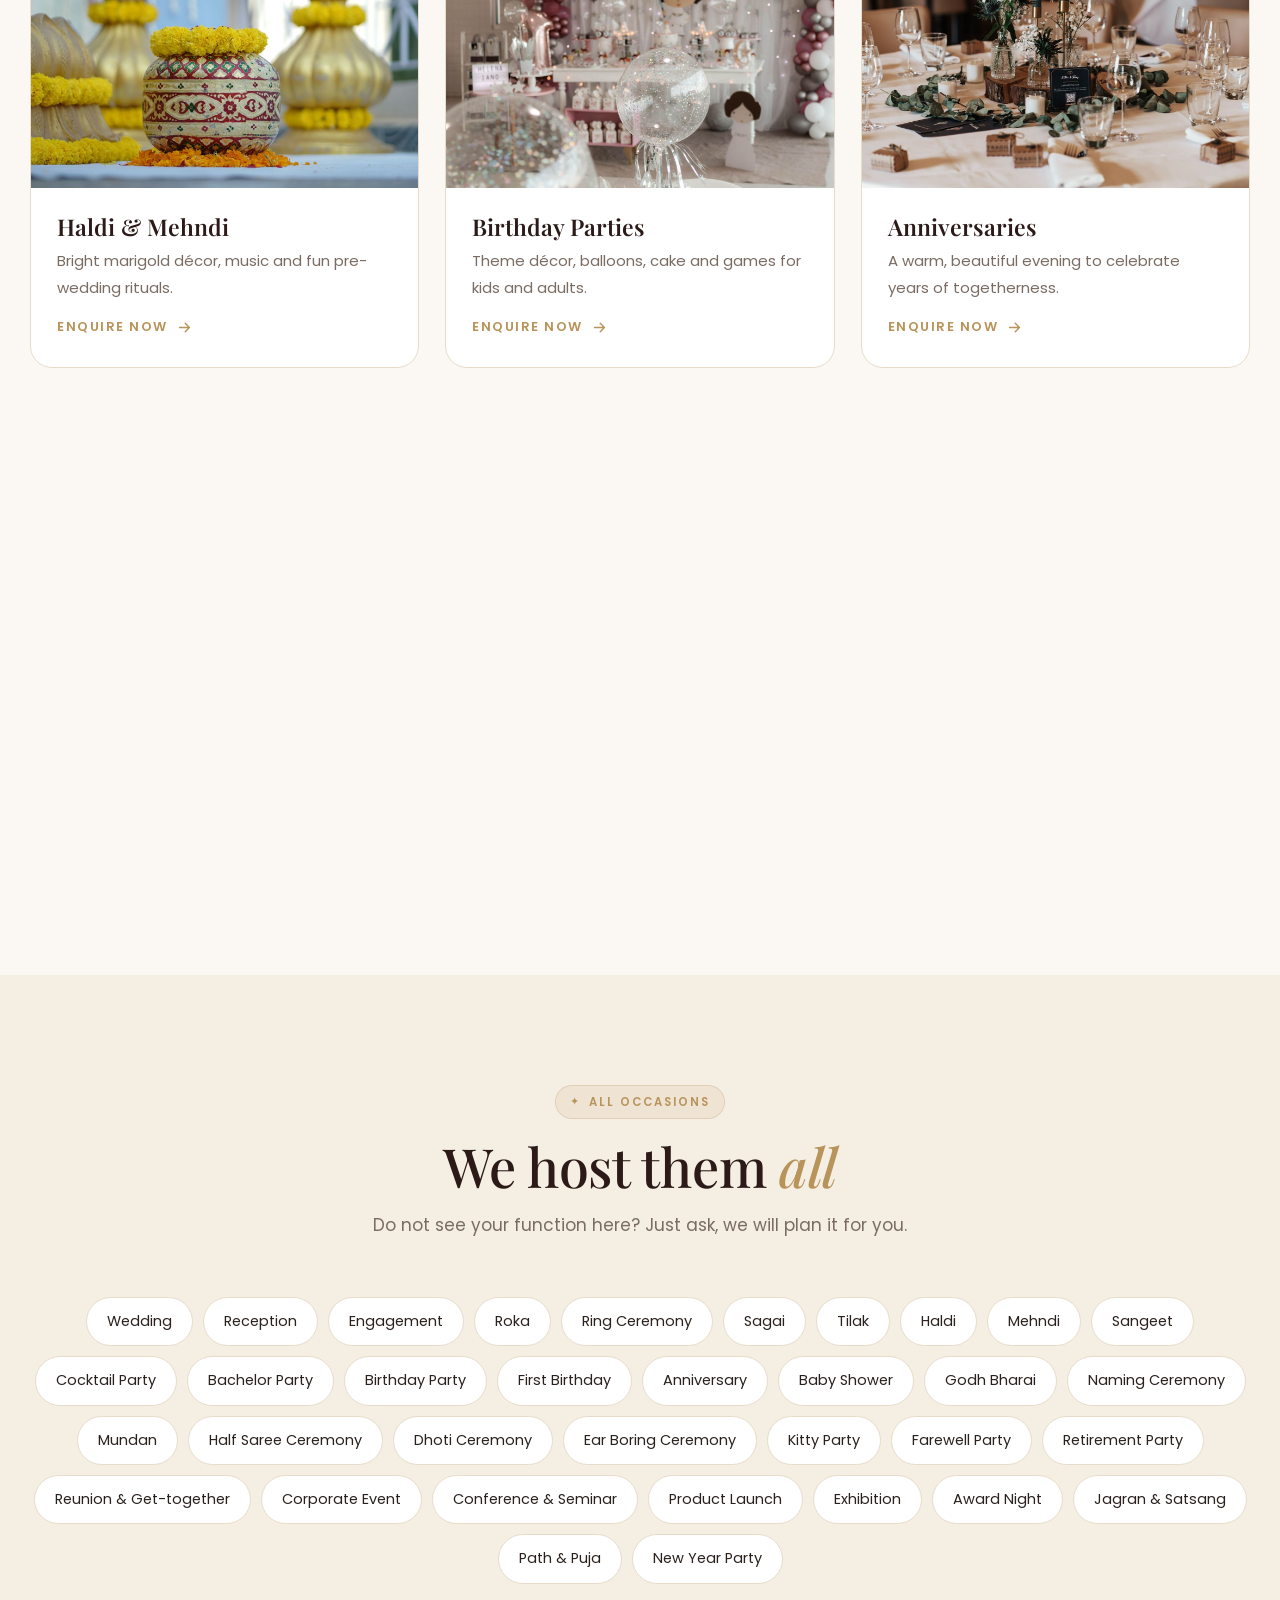
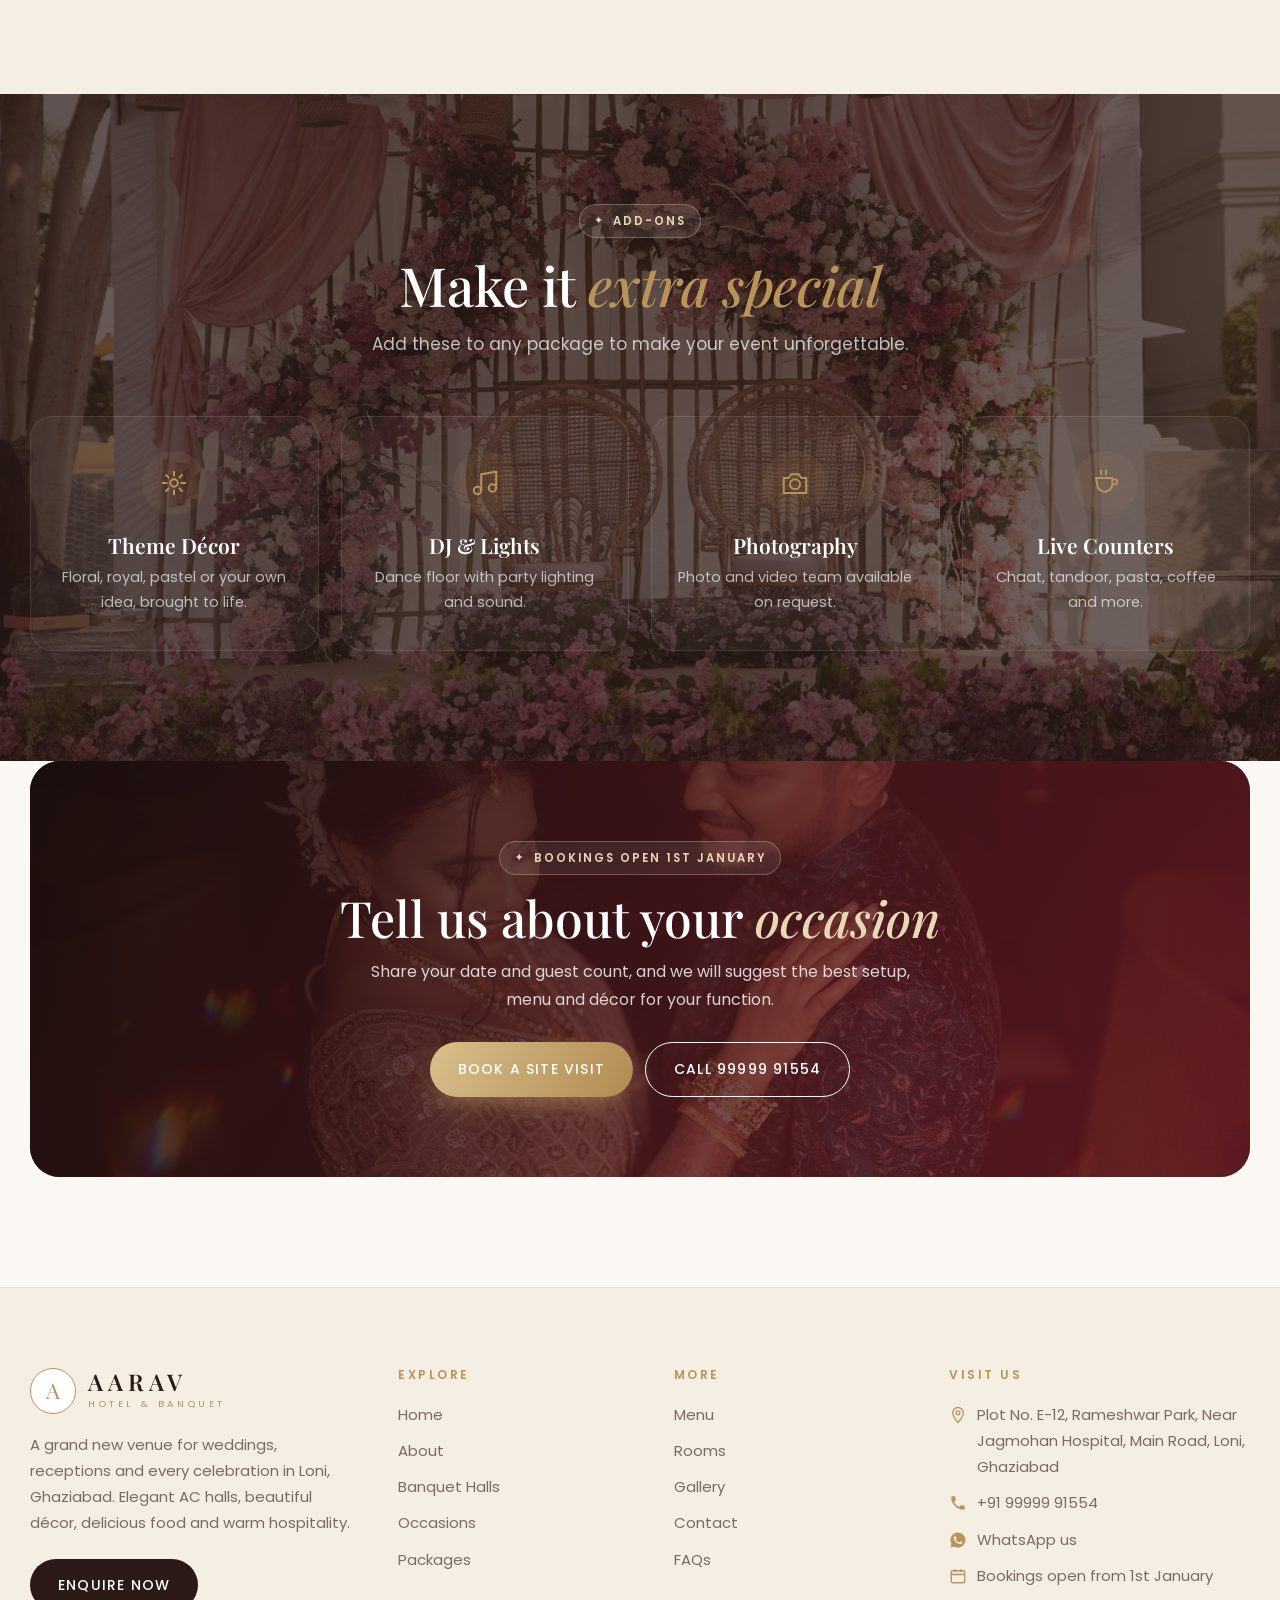
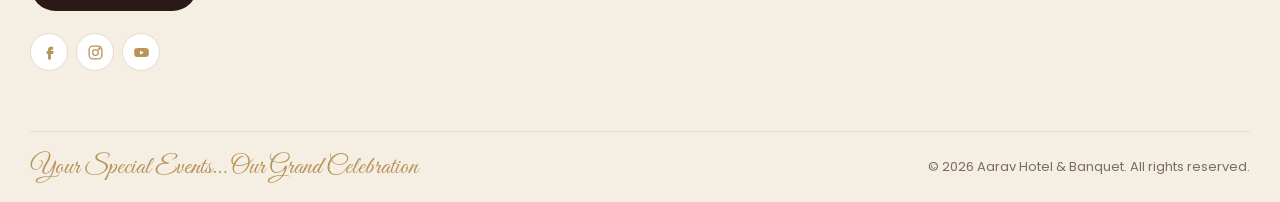
<file: occasions.html>
<!doctype html>
<html lang="en">
<head>
  <meta charset="utf-8">
  <meta name="viewport" content="width=device-width, initial-scale=1">
  <title>Occasions | Weddings, Engagement, Birthday &amp; Corporate Events | Aarav Banquet Loni</title>
  <meta name="description" content="Weddings, receptions, engagement, haldi, mehndi, birthday, anniversary, kitty party, farewell, half saree, dhoti and ear boring ceremonies, exhibitions and corporate events at Aarav Hotel & Banquet, Loni Ghaziabad.">
  <meta name="theme-color" content="#fbf8f3">
  <link rel="preconnect" href="https://fonts.googleapis.com">
  <link rel="preconnect" href="https://fonts.gstatic.com" crossorigin>
  <link href="https://fonts.googleapis.com/css2?family=Great+Vibes&family=Playfair+Display:ital,wght@0,500;0,600;1,500&family=Poppins:wght@300;400;500;600&display=swap" rel="stylesheet">
  <link rel="stylesheet" href="css/style.css">
</head>
<body>
  <div id="site-header"></div>
  <section class="page-hero">
    <img src="images/couple-dance.jpg" alt="">
    <div class="inner container">
      <span class="pill">Occasions</span>
      <h1>Every moment deserves a <em class="g">grand stage</em></h1>
      <p>Weddings, engagements, birthdays, corporate events and 30+ more celebrations, hosted beautifully.</p>
      <div class="crumbs"><a href="index.html">Home</a> &nbsp;/&nbsp; Occasions</div>
    </div>
  </section>

  <section>
    <div class="container">
      <div class="sec-head center reveal"><span class="pill ">Celebrate With Us</span><h2>One venue, <em class="g">countless</em> celebrations</h2><p>Big or small, traditional or modern: whatever the occasion, Aarav sets the perfect stage.</p></div>
      <div class="cards-3"><article class="pcard reveal "><div class="img"><img src="images/couple-night.jpg" alt="Weddings" loading="lazy"></div>
          <div class="body"><h3>Weddings</h3><p>Phere, varmala and a grand reception with royal décor and a stage your photos will love.</p><a href="contact.html?occasion=Wedding#enquiry" class="link-arrow">Enquire now <svg viewBox="0 0 24 24" fill="none" stroke="currentColor" stroke-width="2" stroke-linecap="round" stroke-linejoin="round"><path d="M5 12h14M13 6l6 6-6 6"/></svg></a></div></article><article class="pcard reveal d1"><div class="img"><img src="images/couple-dance.jpg" alt="Reception and Sangeet" loading="lazy"></div>
          <div class="body"><h3>Reception &amp; Sangeet</h3><p>Dance floor, DJ, lights and a stage made for the spotlight.</p><a href="contact.html?occasion=Reception#enquiry" class="link-arrow">Enquire now <svg viewBox="0 0 24 24" fill="none" stroke="currentColor" stroke-width="2" stroke-linecap="round" stroke-linejoin="round"><path d="M5 12h14M13 6l6 6-6 6"/></svg></a></div></article><article class="pcard reveal d2"><div class="img"><img src="images/ring-mehndi.jpg" alt="Engagement and Roka" loading="lazy"></div>
          <div class="body"><h3>Engagement &amp; Roka</h3><p>An elegant ring ceremony for both families to cherish forever.</p><a href="contact.html?occasion=Engagement%20%2F%20Roka#enquiry" class="link-arrow">Enquire now <svg viewBox="0 0 24 24" fill="none" stroke="currentColor" stroke-width="2" stroke-linecap="round" stroke-linejoin="round"><path d="M5 12h14M13 6l6 6-6 6"/></svg></a></div></article><article class="pcard reveal "><div class="img"><img src="images/haldi-decor.jpg" alt="Haldi and Mehndi" loading="lazy"></div>
          <div class="body"><h3>Haldi &amp; Mehndi</h3><p>Bright marigold décor, music and fun pre-wedding rituals.</p><a href="contact.html?occasion=Haldi%20%2F%20Mehndi%20%2F%20Sangeet#enquiry" class="link-arrow">Enquire now <svg viewBox="0 0 24 24" fill="none" stroke="currentColor" stroke-width="2" stroke-linecap="round" stroke-linejoin="round"><path d="M5 12h14M13 6l6 6-6 6"/></svg></a></div></article><article class="pcard reveal d1"><div class="img"><img src="images/birthday-decor.jpg" alt="Birthday Parties" loading="lazy"></div>
          <div class="body"><h3>Birthday Parties</h3><p>Theme décor, balloons, cake and games for kids and adults.</p><a href="contact.html?occasion=Birthday%20Party#enquiry" class="link-arrow">Enquire now <svg viewBox="0 0 24 24" fill="none" stroke="currentColor" stroke-width="2" stroke-linecap="round" stroke-linejoin="round"><path d="M5 12h14M13 6l6 6-6 6"/></svg></a></div></article><article class="pcard reveal d2"><div class="img"><img src="images/table-candles.jpg" alt="Anniversaries" loading="lazy"></div>
          <div class="body"><h3>Anniversaries</h3><p>A warm, beautiful evening to celebrate years of togetherness.</p><a href="contact.html?occasion=Anniversary#enquiry" class="link-arrow">Enquire now <svg viewBox="0 0 24 24" fill="none" stroke="currentColor" stroke-width="2" stroke-linecap="round" stroke-linejoin="round"><path d="M5 12h14M13 6l6 6-6 6"/></svg></a></div></article><article class="pcard reveal "><div class="img"><img src="images/hero-grand-ballroom.jpg" alt="Corporate Events" loading="lazy"></div>
          <div class="body"><h3>Corporate Events</h3><p>Meetings, seminars, product launches and award nights.</p><a href="contact.html?occasion=Corporate%20Event#enquiry" class="link-arrow">Enquire now <svg viewBox="0 0 24 24" fill="none" stroke="currentColor" stroke-width="2" stroke-linecap="round" stroke-linejoin="round"><path d="M5 12h14M13 6l6 6-6 6"/></svg></a></div></article><article class="pcard reveal d1"><div class="img"><img src="images/party-hall.jpg" alt="Kitty and Farewell Parties" loading="lazy"></div>
          <div class="body"><h3>Kitty &amp; Farewell Parties</h3><p>Stylish get-togethers with great food, music and décor.</p><a href="contact.html?occasion=Kitty%20%2F%20Farewell%20Party#enquiry" class="link-arrow">Enquire now <svg viewBox="0 0 24 24" fill="none" stroke="currentColor" stroke-width="2" stroke-linecap="round" stroke-linejoin="round"><path d="M5 12h14M13 6l6 6-6 6"/></svg></a></div></article><article class="pcard reveal d2"><div class="img"><img src="images/decor-pink-floral.jpg" alt="Religious Functions" loading="lazy"></div>
          <div class="body"><h3>Religious Functions</h3><p>Jagran, path, satsang and family ceremonies with care.</p><a href="contact.html?occasion=Religious%20Function#enquiry" class="link-arrow">Enquire now <svg viewBox="0 0 24 24" fill="none" stroke="currentColor" stroke-width="2" stroke-linecap="round" stroke-linejoin="round"><path d="M5 12h14M13 6l6 6-6 6"/></svg></a></div></article></div>
    </div>
  </section>

  <section class="bg-ivory2">
    <div class="container">
      <div class="sec-head center reveal"><span class="pill ">All Occasions</span><h2>We host them <em class="g">all</em></h2><p>Do not see your function here? Just ask, we will plan it for you.</p></div>
      <div class="chips reveal"><span class="chip">Wedding</span><span class="chip">Reception</span><span class="chip">Engagement</span><span class="chip">Roka</span><span class="chip">Ring Ceremony</span><span class="chip">Sagai</span><span class="chip">Tilak</span><span class="chip">Haldi</span><span class="chip">Mehndi</span><span class="chip">Sangeet</span><span class="chip">Cocktail Party</span><span class="chip">Bachelor Party</span><span class="chip">Birthday Party</span><span class="chip">First Birthday</span><span class="chip">Anniversary</span><span class="chip">Baby Shower</span><span class="chip">Godh Bharai</span><span class="chip">Naming Ceremony</span><span class="chip">Mundan</span><span class="chip">Half Saree Ceremony</span><span class="chip">Dhoti Ceremony</span><span class="chip">Ear Boring Ceremony</span><span class="chip">Kitty Party</span><span class="chip">Farewell Party</span><span class="chip">Retirement Party</span><span class="chip">Reunion &amp; Get-together</span><span class="chip">Corporate Event</span><span class="chip">Conference &amp; Seminar</span><span class="chip">Product Launch</span><span class="chip">Exhibition</span><span class="chip">Award Night</span><span class="chip">Jagran &amp; Satsang</span><span class="chip">Path &amp; Puja</span><span class="chip">New Year Party</span></div>
    </div>
  </section>

  <section class="bg-dark bg-photo">
    <img class="bgimg" src="images/decor-pink-floral.jpg" alt="" loading="lazy">
    <div class="container">
      <div class="sec-head center reveal"><span class="pill light">Add-ons</span><h2>Make it <em class="g">extra special</em></h2><p>Add these to any package to make your event unforgettable.</p></div>
      <div class="svc-grid">
        <div class="svc reveal "><div class="ico"><svg viewBox="0 0 24 24" fill="none" stroke="currentColor" stroke-width="1.6" stroke-linecap="round" stroke-linejoin="round"><path d="M12 3v3M12 18v3M3 12h3M18 12h3M5.6 5.6l2.1 2.1M16.3 16.3l2.1 2.1M5.6 18.4l2.1-2.1M16.3 7.7l2.1-2.1"/><circle cx="12" cy="12" r="3"/></svg></div><h3>Theme Décor</h3><p>Floral, royal, pastel or your own idea, brought to life.</p></div>
        <div class="svc reveal d1"><div class="ico"><svg viewBox="0 0 24 24" fill="none" stroke="currentColor" stroke-width="1.6" stroke-linecap="round" stroke-linejoin="round"><path d="M9 18V5l12-2v13"/><circle cx="6" cy="18" r="3"/><circle cx="18" cy="16" r="3"/></svg></div><h3>DJ &amp; Lights</h3><p>Dance floor with party lighting and sound.</p></div>
        <div class="svc reveal d2"><div class="ico"><svg viewBox="0 0 24 24" fill="none" stroke="currentColor" stroke-width="1.6" stroke-linecap="round" stroke-linejoin="round"><path d="M3 8h4l2-3h6l2 3h4v12H3z"/><circle cx="12" cy="13" r="4"/></svg></div><h3>Photography</h3><p>Photo and video team available on request.</p></div>
        <div class="svc reveal d3"><div class="ico"><svg viewBox="0 0 24 24" fill="none" stroke="currentColor" stroke-width="1.6" stroke-linecap="round" stroke-linejoin="round"><path d="M4 8h13v5a6 6 0 0 1-12 0zM17 9h2a2 2 0 0 1 0 4h-2M8 2v3M12 2v3"/></svg></div><h3>Live Counters</h3><p>Chaat, tandoor, pasta, coffee and more.</p></div>
      </div>
    </div>
  </section>

  <section style="padding-top:0">
    <div class="container">
      <div class="cta reveal">
        <img src="images/couple-night.jpg" alt="" loading="lazy">
        <span class="pill light">Bookings Open 1st January</span>
        <h2>Tell us about your <em>occasion</em></h2>
        <p>Share your date and guest count, and we will suggest the best setup, menu and décor for your function.</p>
        <div class="row">
          <a href="contact.html#enquiry" class="btn btn-gold">Book a Site Visit</a>
          <a href="tel:+919999991554" class="btn btn-line light">Call 99999 91554</a>
        </div>
      </div>
    </div>
  </section>


  <div id="site-footer"></div>
  <script src="js/main.js"></script>
</body>
</html>
</file>
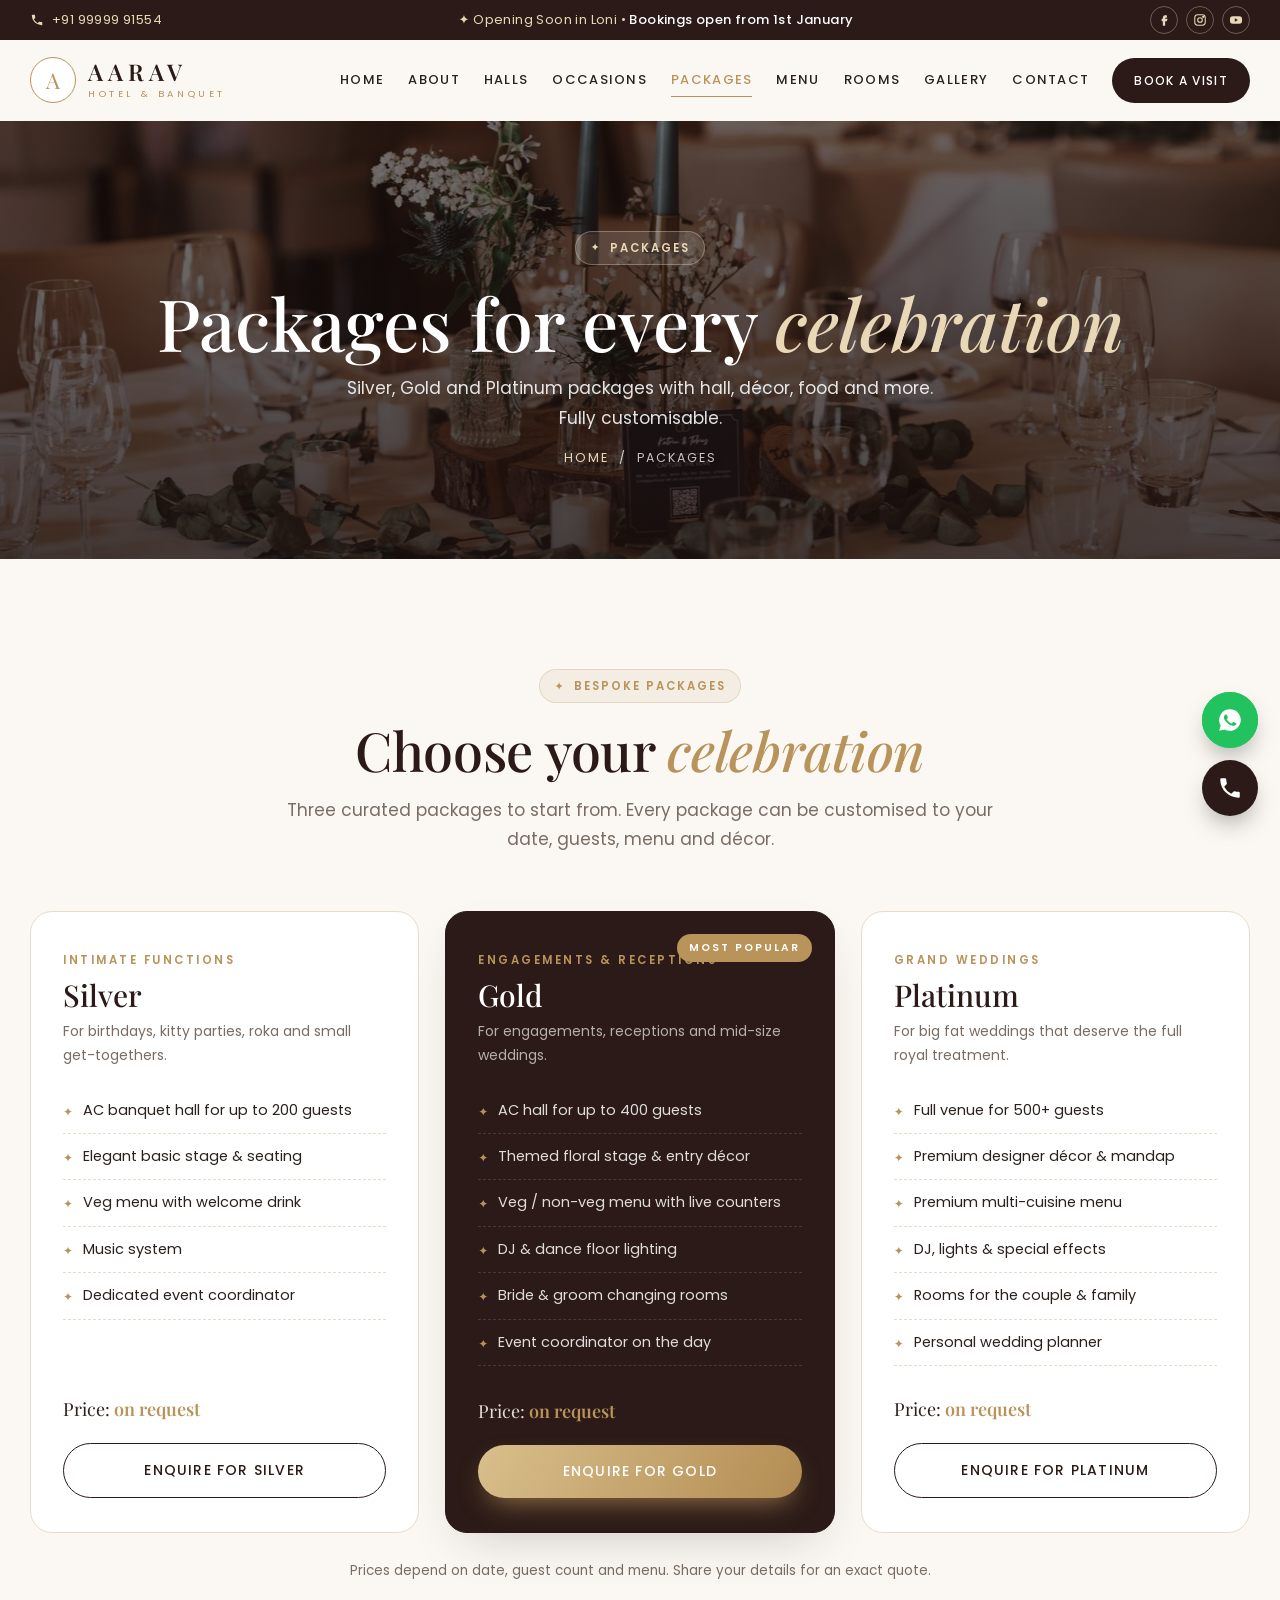
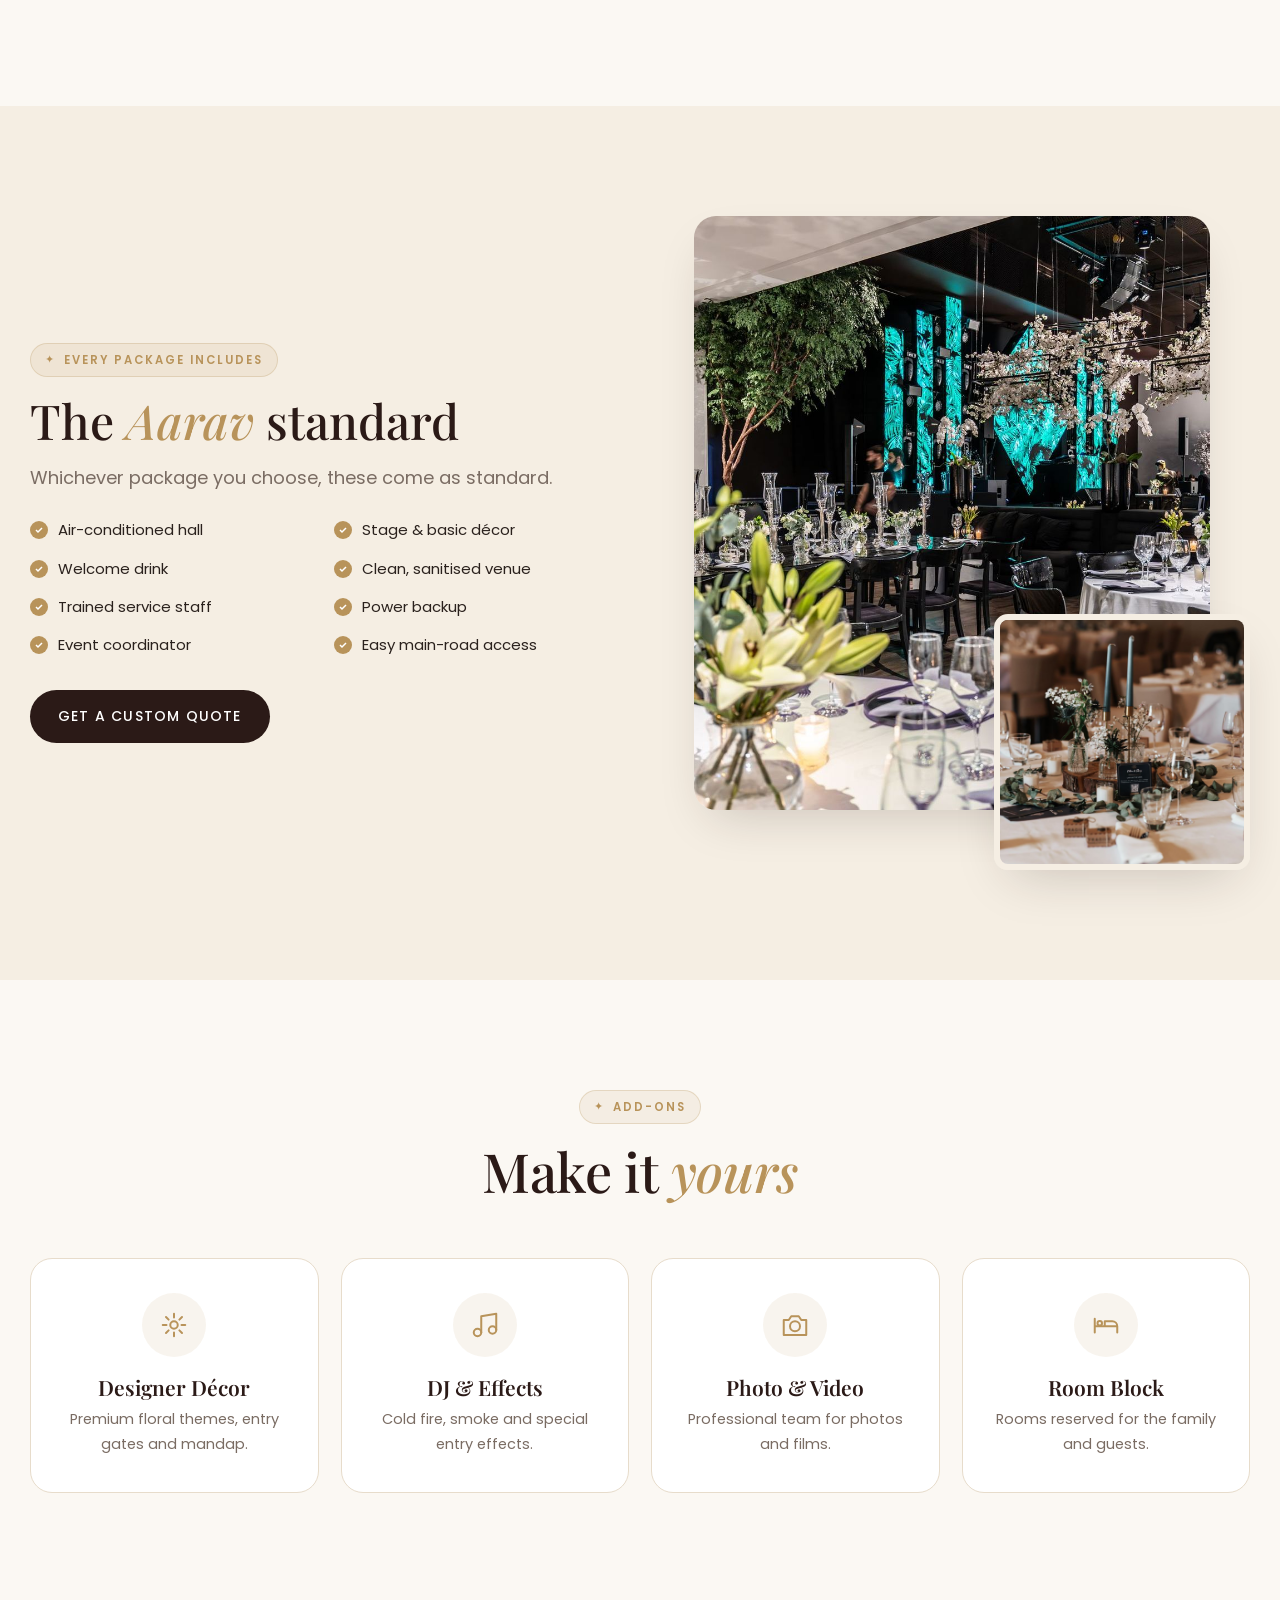
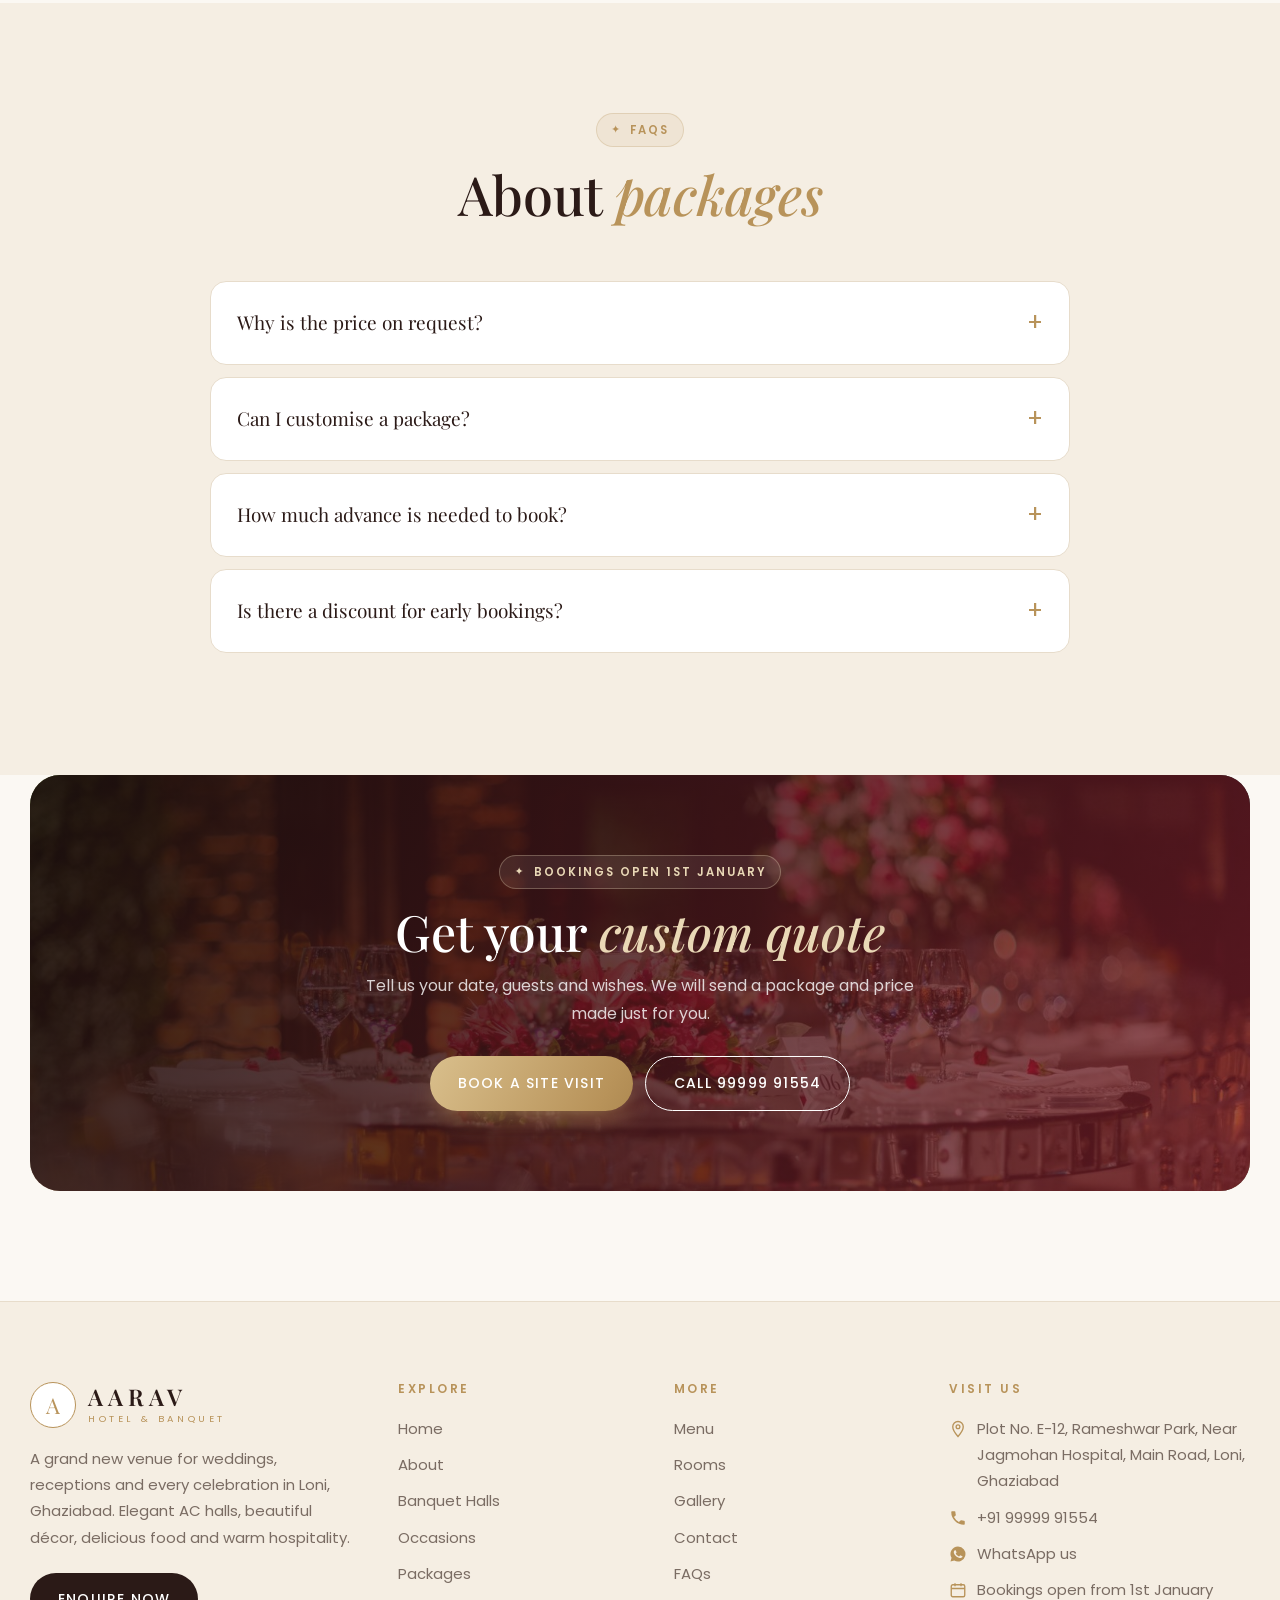
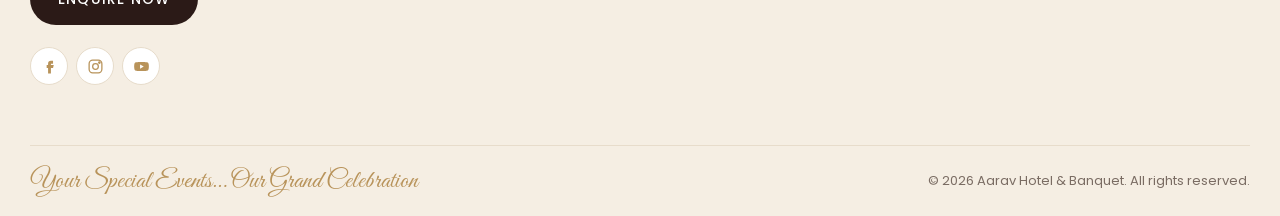
<file: packages.html>
<!doctype html>
<html lang="en">
<head>
  <meta charset="utf-8">
  <meta name="viewport" content="width=device-width, initial-scale=1">
  <title>Wedding &amp; Party Packages | Aarav Hotel &amp; Banquet, Loni Ghaziabad</title>
  <meta name="description" content="Silver, Gold and Platinum banquet packages at Aarav Hotel & Banquet, Loni Ghaziabad: hall, décor, catering, DJ and rooms. Customise to your budget.">
  <meta name="theme-color" content="#fbf8f3">
  <link rel="preconnect" href="https://fonts.googleapis.com">
  <link rel="preconnect" href="https://fonts.gstatic.com" crossorigin>
  <link href="https://fonts.googleapis.com/css2?family=Great+Vibes&family=Playfair+Display:ital,wght@0,500;0,600;1,500&family=Poppins:wght@300;400;500;600&display=swap" rel="stylesheet">
  <link rel="stylesheet" href="css/style.css">
</head>
<body>
  <div id="site-header"></div>
  <section class="page-hero">
    <img src="images/table-candles.jpg" alt="">
    <div class="inner container">
      <span class="pill">Packages</span>
      <h1>Packages for every <em class="g">celebration</em></h1>
      <p>Silver, Gold and Platinum packages with hall, décor, food and more. Fully customisable.</p>
      <div class="crumbs"><a href="index.html">Home</a> &nbsp;/&nbsp; Packages</div>
    </div>
  </section>

  <section>
    <div class="container">
      <div class="sec-head center reveal"><span class="pill ">Bespoke Packages</span><h2>Choose your <em class="g">celebration</em></h2><p>Three curated packages to start from. Every package can be customised to your date, guests, menu and décor.</p></div>
      <div class="pkg-grid"><div class="pkg  reveal ">
          <span class="lvl">Intimate Functions</span><h3>Silver</h3><p class="for">For birthdays, kitty parties, roka and small get-togethers.</p>
          <ul><li>AC banquet hall for up to 200 guests</li><li>Elegant basic stage &amp; seating</li><li>Veg menu with welcome drink</li><li>Music system</li><li>Dedicated event coordinator</li></ul>
          <p class="price">Price: <b>on request</b></p>
          <a href="contact.html?package=Silver#enquiry" class="btn btn-line">Enquire for Silver</a>
        </div><div class="pkg featured reveal d1">
          <span class="ribbon">Most Popular</span><span class="lvl">Engagements &amp; Receptions</span><h3>Gold</h3><p class="for">For engagements, receptions and mid-size weddings.</p>
          <ul><li>AC hall for up to 400 guests</li><li>Themed floral stage &amp; entry décor</li><li>Veg / non-veg menu with live counters</li><li>DJ &amp; dance floor lighting</li><li>Bride &amp; groom changing rooms</li><li>Event coordinator on the day</li></ul>
          <p class="price">Price: <b>on request</b></p>
          <a href="contact.html?package=Gold#enquiry" class="btn btn-gold">Enquire for Gold</a>
        </div><div class="pkg  reveal d2">
          <span class="lvl">Grand Weddings</span><h3>Platinum</h3><p class="for">For big fat weddings that deserve the full royal treatment.</p>
          <ul><li>Full venue for 500+ guests</li><li>Premium designer décor &amp; mandap</li><li>Premium multi-cuisine menu</li><li>DJ, lights &amp; special effects</li><li>Rooms for the couple &amp; family</li><li>Personal wedding planner</li></ul>
          <p class="price">Price: <b>on request</b></p>
          <a href="contact.html?package=Platinum#enquiry" class="btn btn-line">Enquire for Platinum</a>
        </div></div>
      <p class="note">Prices depend on date, guest count and menu. Share your details for an exact quote.</p>
    </div>
  </section>

  <section class="bg-ivory2">
    <div class="container split">
      <div class="reveal">
        <span class="pill">Every Package Includes</span>
        <h2 style="font-size:clamp(32px,4vw,48px);font-weight:500;margin:16px 0 14px">The <em class="g">Aarav</em> standard</h2>
        <p class="lead">Whichever package you choose, these come as standard.</p>
        <ul class="ticks">
          <li>Air-conditioned hall</li><li>Stage &amp; basic décor</li><li>Welcome drink</li><li>Clean, sanitised venue</li>
          <li>Trained service staff</li><li>Power backup</li><li>Event coordinator</li><li>Easy main-road access</li>
        </ul>
        <a href="contact.html#enquiry" class="btn btn-dark">Get a Custom Quote</a>
      </div>
      <div class="media-stack reveal d1">
        <div class="main"><img src="images/table-white-flowers.jpg" alt="Table décor"></div>
        <div class="sub"><img src="images/table-candles.jpg" alt="Candle table setting"></div>
      </div>
    </div>
  </section>

  <section>
    <div class="container">
      <div class="sec-head center reveal"><span class="pill ">Add-ons</span><h2>Make it <em class="g">yours</em></h2></div>
      <div class="svc-grid">
        <div class="svc reveal "><div class="ico"><svg viewBox="0 0 24 24" fill="none" stroke="currentColor" stroke-width="1.6" stroke-linecap="round" stroke-linejoin="round"><path d="M12 3v3M12 18v3M3 12h3M18 12h3M5.6 5.6l2.1 2.1M16.3 16.3l2.1 2.1M5.6 18.4l2.1-2.1M16.3 7.7l2.1-2.1"/><circle cx="12" cy="12" r="3"/></svg></div><h3>Designer Décor</h3><p>Premium floral themes, entry gates and mandap.</p></div>
        <div class="svc reveal d1"><div class="ico"><svg viewBox="0 0 24 24" fill="none" stroke="currentColor" stroke-width="1.6" stroke-linecap="round" stroke-linejoin="round"><path d="M9 18V5l12-2v13"/><circle cx="6" cy="18" r="3"/><circle cx="18" cy="16" r="3"/></svg></div><h3>DJ &amp; Effects</h3><p>Cold fire, smoke and special entry effects.</p></div>
        <div class="svc reveal d2"><div class="ico"><svg viewBox="0 0 24 24" fill="none" stroke="currentColor" stroke-width="1.6" stroke-linecap="round" stroke-linejoin="round"><path d="M3 8h4l2-3h6l2 3h4v12H3z"/><circle cx="12" cy="13" r="4"/></svg></div><h3>Photo &amp; Video</h3><p>Professional team for photos and films.</p></div>
        <div class="svc reveal d3"><div class="ico"><svg viewBox="0 0 24 24" fill="none" stroke="currentColor" stroke-width="1.6" stroke-linecap="round" stroke-linejoin="round"><path d="M3 18V7M3 13h18v5M21 13a4 4 0 0 0-4-4h-6v4"/><circle cx="7" cy="10.5" r="1.8"/></svg></div><h3>Room Block</h3><p>Rooms reserved for the family and guests.</p></div>
      </div>
    </div>
  </section>

  <section class="bg-ivory2">
    <div class="container">
      <div class="sec-head center reveal"><span class="pill ">FAQs</span><h2>About <em class="g">packages</em></h2></div>
      <div class="faq"><details class="reveal"><summary>Why is the price on request?</summary><p>Every function is different. The price depends on your date, guest count, menu and décor, so we share an exact quote after a quick chat.</p></details><details class="reveal"><summary>Can I customise a package?</summary><p>Yes. You can change the menu, décor theme and add-ons in any package to fit your needs and budget.</p></details><details class="reveal"><summary>How much advance is needed to book?</summary><p>A booking amount confirms your date. Our team will share the exact amount and payment schedule with your quote.</p></details><details class="reveal"><summary>Is there a discount for early bookings?</summary><p>Ask our team about opening offers when bookings open on 1st January.</p></details></div>
    </div>
  </section>

  <section style="padding-top:0">
    <div class="container">
      <div class="cta reveal">
        <img src="images/table-red-roses.jpg" alt="" loading="lazy">
        <span class="pill light">Bookings Open 1st January</span>
        <h2>Get your <em>custom quote</em></h2>
        <p>Tell us your date, guests and wishes. We will send a package and price made just for you.</p>
        <div class="row">
          <a href="contact.html#enquiry" class="btn btn-gold">Book a Site Visit</a>
          <a href="tel:+919999991554" class="btn btn-line light">Call 99999 91554</a>
        </div>
      </div>
    </div>
  </section>


  <div id="site-footer"></div>
  <script src="js/main.js"></script>
</body>
</html>
</file>
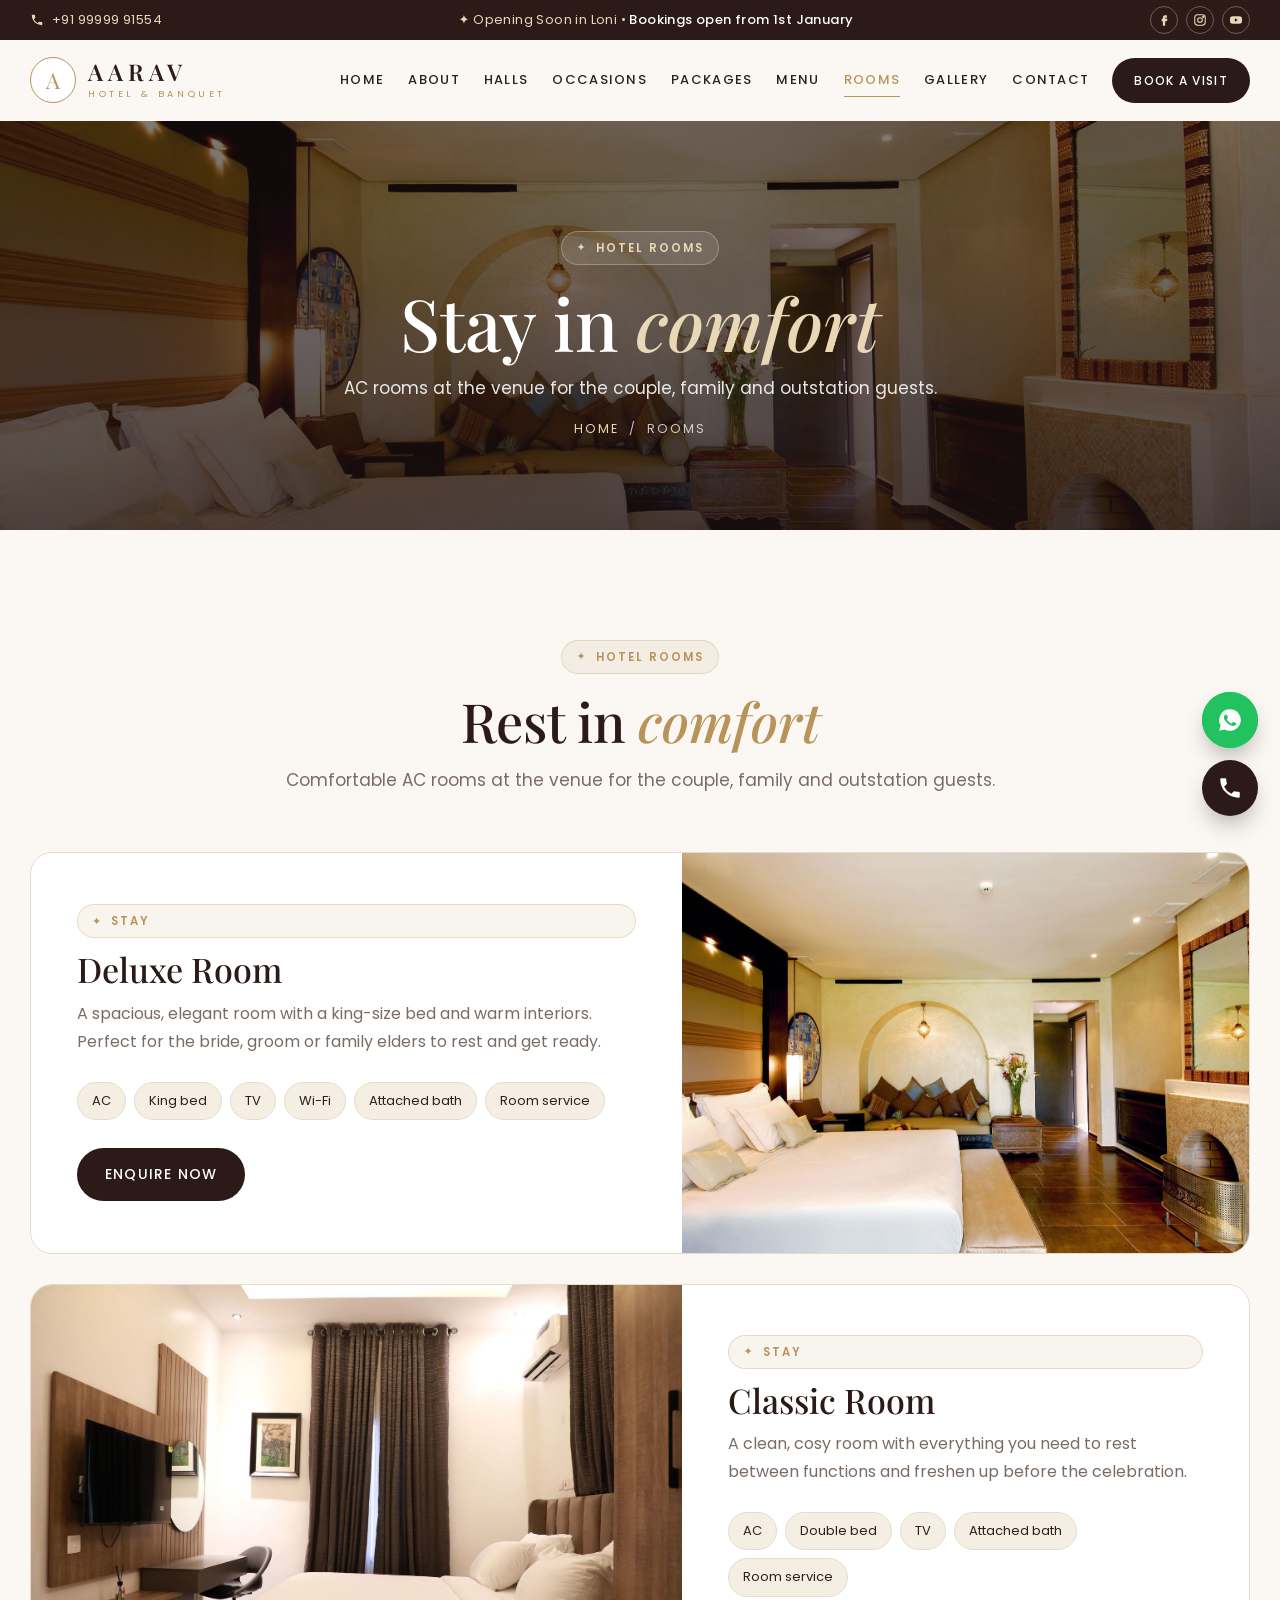
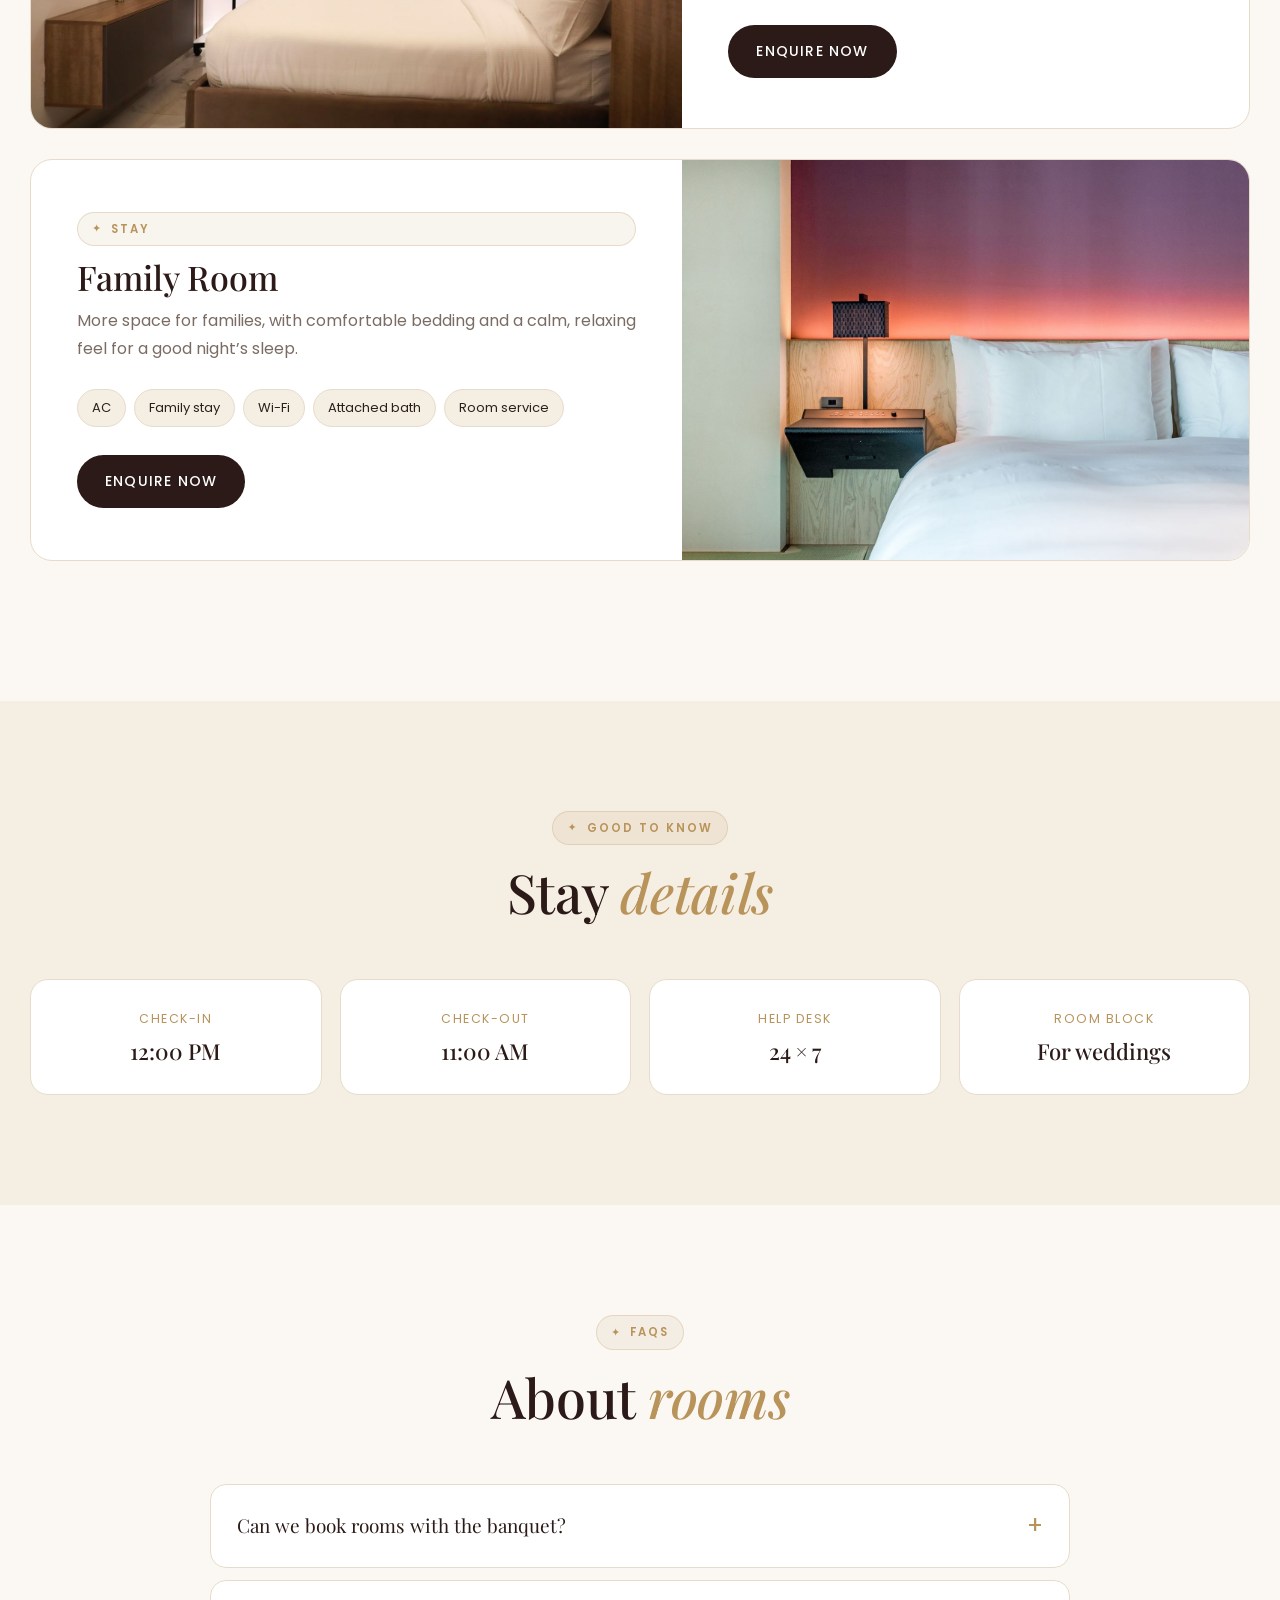
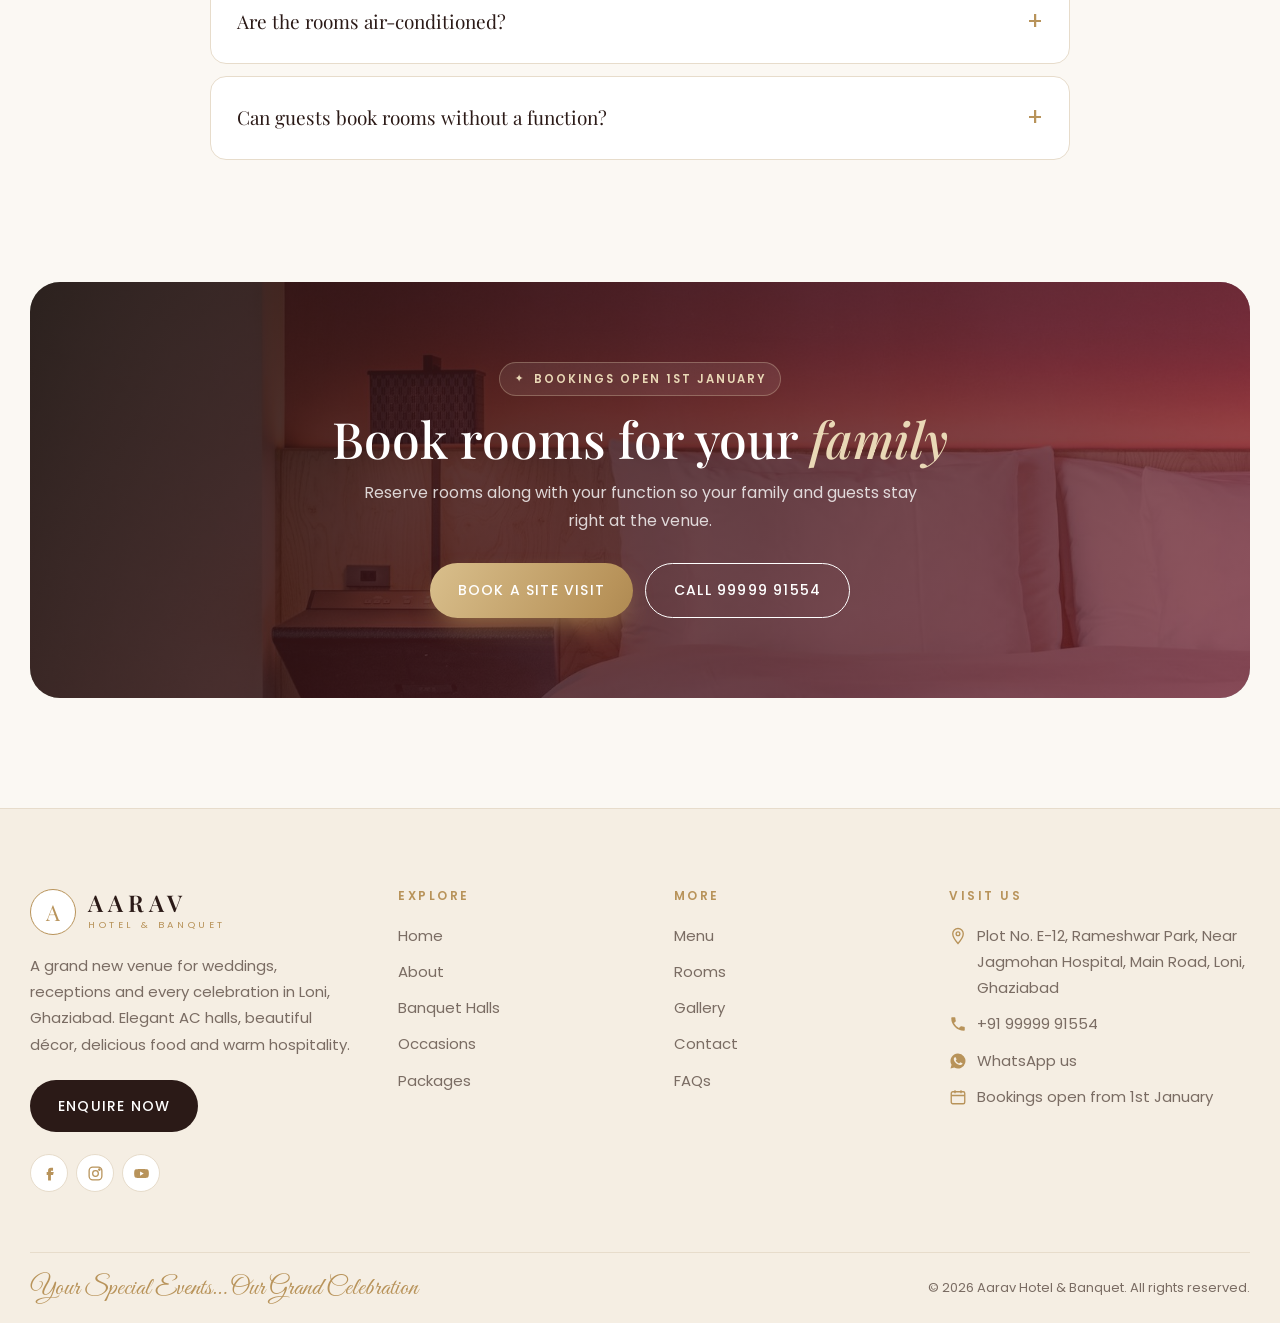
<file: rooms.html>
<!doctype html>
<html lang="en">
<head>
  <meta charset="utf-8">
  <meta name="viewport" content="width=device-width, initial-scale=1">
  <title>Rooms | AC Hotel Rooms | Aarav Hotel &amp; Banquet, Loni Ghaziabad</title>
  <meta name="description" content="Comfortable AC hotel rooms at Aarav Hotel & Banquet, Loni Ghaziabad, for wedding families and guests.">
  <meta name="theme-color" content="#fbf8f3">
  <link rel="preconnect" href="https://fonts.googleapis.com">
  <link rel="preconnect" href="https://fonts.gstatic.com" crossorigin>
  <link href="https://fonts.googleapis.com/css2?family=Great+Vibes&family=Playfair+Display:ital,wght@0,500;0,600;1,500&family=Poppins:wght@300;400;500;600&display=swap" rel="stylesheet">
  <link rel="stylesheet" href="css/style.css">
</head>
<body>
  <div id="site-header"></div>
  <section class="page-hero">
    <img src="images/room-deluxe.jpg" alt="">
    <div class="inner container">
      <span class="pill">Hotel Rooms</span>
      <h1>Stay in <em class="g">comfort</em></h1>
      <p>AC rooms at the venue for the couple, family and outstation guests.</p>
      <div class="crumbs"><a href="index.html">Home</a> &nbsp;/&nbsp; Rooms</div>
    </div>
  </section>

  <section>
    <div class="container">
      <div class="sec-head center reveal"><span class="pill ">Hotel Rooms</span><h2>Rest in <em class="g">comfort</em></h2><p>Comfortable AC rooms at the venue for the couple, family and outstation guests.</p></div>
      <div class="room reveal">
        <div class="room-img"><img src="images/room-deluxe.jpg" alt="Deluxe Room" loading="lazy"></div>
        <div class="room-body">
          <span class="pill">Stay</span>
          <h3>Deluxe Room</h3>
          <p>A spacious, elegant room with a king-size bed and warm interiors. Perfect for the bride, groom or family elders to rest and get ready.</p>
          <div class="amen"><span>AC</span><span>King bed</span><span>TV</span><span>Wi-Fi</span><span>Attached bath</span><span>Room service</span></div>
          <div><a href="contact.html?occasion=Room%20booking#enquiry" class="btn btn-dark">Enquire Now</a></div>
        </div>
      </div>
      <div class="room reveal">
        <div class="room-img"><img src="images/room-classic.jpg" alt="Classic Room" loading="lazy"></div>
        <div class="room-body">
          <span class="pill">Stay</span>
          <h3>Classic Room</h3>
          <p>A clean, cosy room with everything you need to rest between functions and freshen up before the celebration.</p>
          <div class="amen"><span>AC</span><span>Double bed</span><span>TV</span><span>Attached bath</span><span>Room service</span></div>
          <div><a href="contact.html?occasion=Room%20booking#enquiry" class="btn btn-dark">Enquire Now</a></div>
        </div>
      </div>
      <div class="room reveal">
        <div class="room-img"><img src="images/room-suite.jpg" alt="Family Room" loading="lazy"></div>
        <div class="room-body">
          <span class="pill">Stay</span>
          <h3>Family Room</h3>
          <p>More space for families, with comfortable bedding and a calm, relaxing feel for a good night&rsquo;s sleep.</p>
          <div class="amen"><span>AC</span><span>Family stay</span><span>Wi-Fi</span><span>Attached bath</span><span>Room service</span></div>
          <div><a href="contact.html?occasion=Room%20booking#enquiry" class="btn btn-dark">Enquire Now</a></div>
        </div>
      </div>
    </div>
  </section>

  <section class="bg-ivory2">
    <div class="container">
      <div class="sec-head center reveal"><span class="pill ">Good to Know</span><h2>Stay <em class="g">details</em></h2></div>
      <div class="info-strip">
        <div class="reveal"><span>Check-in</span><b>12:00 PM</b></div>
        <div class="reveal d1"><span>Check-out</span><b>11:00 AM</b></div>
        <div class="reveal d2"><span>Help desk</span><b>24 &times; 7</b></div>
        <div class="reveal d3"><span>Room block</span><b>For weddings</b></div>
      </div>
    </div>
  </section>

  <section>
    <div class="container">
      <div class="sec-head center reveal"><span class="pill ">FAQs</span><h2>About <em class="g">rooms</em></h2></div>
      <div class="faq"><details class="reveal"><summary>Can we book rooms with the banquet?</summary><p>Yes. Rooms can be reserved together with your function for the couple, family and outstation guests.</p></details><details class="reveal"><summary>Are the rooms air-conditioned?</summary><p>Yes, all rooms are air-conditioned with attached bathrooms.</p></details><details class="reveal"><summary>Can guests book rooms without a function?</summary><p>Please call or WhatsApp us to check room availability for your dates.</p></details></div>
    </div>
  </section>

  <section style="padding-top:0">
    <div class="container">
      <div class="cta reveal">
        <img src="images/room-suite.jpg" alt="" loading="lazy">
        <span class="pill light">Bookings Open 1st January</span>
        <h2>Book rooms for your <em>family</em></h2>
        <p>Reserve rooms along with your function so your family and guests stay right at the venue.</p>
        <div class="row">
          <a href="contact.html#enquiry" class="btn btn-gold">Book a Site Visit</a>
          <a href="tel:+919999991554" class="btn btn-line light">Call 99999 91554</a>
        </div>
      </div>
    </div>
  </section>


  <div id="site-footer"></div>
  <script src="js/main.js"></script>
</body>
</html>
</file>
<file: css/style.css>
/* Aarav Hotel & Banquet — Ivory & Champagne Gold (light luxury, maroon accent) */
:root {
  --ivory: #fbf8f3;
  --ivory-2: #f5eee3;
  --sand: #ece1cf;
  --gold: #b8935a;
  --gold-2: #cfae74;
  --gold-soft: #e9d8b6;
  --maroon: #7a1f2b;
  --espresso: #2b1a17;
  --espresso-2: #3a2420;
  --ink: #2a211d;
  --muted: #7a6c63;
  --line: #e7dccb;
  --white: #ffffff;
  --r: 22px;
  --r-sm: 14px;
  --shadow: 0 20px 50px -18px rgba(43, 26, 23, .22);
  --shadow-sm: 0 8px 24px -10px rgba(43, 26, 23, .18);
  --gold-grad: linear-gradient(120deg, #d9bf8c 0%, #b8935a 45%, #9c7742 70%, #d9bf8c 100%);
  --serif: 'Playfair Display', Georgia, serif;
  --sans: 'Poppins', system-ui, -apple-system, 'Segoe UI', sans-serif;
  --script: 'Great Vibes', cursive;
}

*, *::before, *::after { box-sizing: border-box; }
html { scroll-behavior: smooth; overflow-x: clip; }
body {
  margin: 0; font-family: var(--sans); font-size: 16px; line-height: 1.75; color: var(--ink);
  background: var(--ivory); -webkit-font-smoothing: antialiased;
}
img { max-width: 100%; display: block; }
a { color: inherit; text-decoration: none; }
h1, h2, h3, h4 { margin: 0 0 .5em; line-height: 1.15; font-family: var(--serif); font-weight: 600; color: var(--espresso); }
p { margin: 0 0 1em; }
.container { width: min(1220px, 100% - 48px); margin-inline: auto; }
.narrow { width: min(860px, 100% - 48px); margin-inline: auto; }
em.g { font-style: italic; color: var(--gold); font-weight: 500; }

/* ---------- Preloader ---------- */
.preloader {
  position: fixed; inset: 0; z-index: 999; background: var(--ivory); display: grid; place-items: center;
  transition: opacity .7s ease, visibility .7s;
}
.preloader.done { opacity: 0; visibility: hidden; }
.preloader .mark { text-align: center; }
.preloader .mono {
  width: 86px; height: 86px; margin: 0 auto 14px; border-radius: 50%; border: 1.5px solid var(--gold);
  display: grid; place-items: center; font-family: var(--serif); font-size: 40px; color: var(--gold);
  animation: spin-in 1.4s ease both;
}
.preloader .word { font-family: var(--serif); letter-spacing: 10px; font-size: 22px; color: var(--espresso); animation: rise .9s .3s both; }
.preloader .bar { width: 140px; height: 2px; margin: 16px auto 0; background: var(--line); overflow: hidden; border-radius: 2px; }
.preloader .bar::after { content: ''; display: block; height: 100%; width: 40%; background: var(--gold); animation: load 1.1s ease-in-out infinite; }
@keyframes spin-in { from { transform: rotate(-90deg) scale(.6); opacity: 0; } to { transform: none; opacity: 1; } }
@keyframes rise { from { transform: translateY(14px); opacity: 0; } to { transform: none; opacity: 1; } }
@keyframes load { from { transform: translateX(-100%); } to { transform: translateX(260%); } }

/* ---------- Buttons & pills ---------- */
.btn {
  display: inline-flex; align-items: center; justify-content: center; gap: 10px; padding: 14px 28px; border-radius: 999px;
  font-family: var(--sans); font-weight: 500; font-size: 14px; letter-spacing: 1.2px; text-transform: uppercase;
  border: 0; cursor: pointer; transition: transform .25s, box-shadow .25s, background .25s, color .25s; white-space: nowrap;
  position: relative; overflow: hidden;
}
.btn svg { width: 17px; height: 17px; }
.btn-dark { background: var(--espresso); color: #fff; }
.btn-dark:hover { background: var(--maroon); transform: translateY(-2px); box-shadow: var(--shadow-sm); }
.btn-gold { background: var(--gold-grad); background-size: 200% 100%; color: #fff; box-shadow: 0 12px 28px -10px rgba(184, 147, 90, .8); }
.btn-gold:hover { background-position: 100% 0; transform: translateY(-2px); }
.btn-line { border: 1px solid currentColor; background: transparent; color: var(--espresso); }
.btn-line:hover { background: var(--espresso); color: #fff; border-color: var(--espresso); }
.btn-line.light { color: #fff; }
.btn-line.light:hover { background: #fff; color: var(--espresso); border-color: #fff; }
.btn-wa { background: #22c35e; color: #fff; }
.btn-wa:hover { background: #1aa64f; transform: translateY(-2px); }
.pill {
  display: inline-flex; align-items: center; gap: 8px; padding: 6px 14px; border-radius: 999px; font-size: 11.5px;
  font-weight: 600; letter-spacing: 2px; text-transform: uppercase; color: var(--gold); background: rgba(184, 147, 90, .1);
  border: 1px solid rgba(184, 147, 90, .25);
}
.pill::before { content: '\2726'; font-size: 11px; }
.pill.light { color: var(--gold-soft); background: rgba(255,255,255,.08); border-color: rgba(233,216,182,.3); }

/* ---------- Announcement + header ---------- */
.ann {
  background: var(--espresso); color: var(--gold-soft); font-size: 13px; text-align: center; padding: 9px 16px;
  letter-spacing: .4px;
}
.ann b { color: #fff; font-weight: 500; }
.ann { padding: 0; }
.ann-in { display: flex; align-items: center; justify-content: space-between; gap: 16px; min-height: 40px; }
.ann-phone { display: inline-flex; align-items: center; gap: 8px; color: var(--gold-soft) !important; text-decoration: none !important; margin: 0 !important; white-space: nowrap; }
.ann-phone svg { width: 14px; height: 14px; }
.ann-text { text-align: center; flex: 1; }
.socials { display: flex; gap: 8px; }
.socials a, .socials span { width: 28px; height: 28px; border-radius: 50%; display: grid; place-items: center; border: 1px solid rgba(233,216,182,.35); color: var(--gold-soft) !important; margin: 0 !important; text-decoration: none !important; transition: background .3s, color .3s, border-color .3s; }
.socials a:hover, .socials span:hover { background: var(--gold); border-color: var(--gold); color: #fff !important; }
.socials svg { width: 14px; height: 14px; }
.foot-socials { margin-top: 22px; }
.foot-socials a, .foot-socials span { width: 38px; height: 38px; border-color: var(--line); color: var(--gold) !important; background: #fff; }
.foot-socials svg { width: 17px; height: 17px; }
.ann a { color: #fff; text-decoration: underline; text-underline-offset: 3px; margin-left: 8px; }
.site-header {
  position: sticky; top: 0; z-index: 60; background: rgba(251, 248, 243, .97);
  border-bottom: 1px solid transparent; transition: border-color .3s, box-shadow .3s;
}
.site-header.scrolled { border-color: var(--line); box-shadow: 0 10px 30px -20px rgba(43,26,23,.35); }
.site-header .container { display: flex; align-items: center; justify-content: space-between; height: 80px; gap: 20px; }
.brand { display: flex; align-items: center; gap: 12px; flex: none; }
.brand-mono {
  width: 46px; height: 46px; border-radius: 50%; border: 1.5px solid var(--gold); display: grid; place-items: center;
  font-family: var(--serif); font-size: 22px; color: var(--gold); background: #fff;
}
.brand-name { line-height: 1.05; }
.brand-name b { display: block; font-family: var(--serif); font-weight: 600; font-size: 23px; letter-spacing: 5px; color: var(--espresso); }
.brand-name span { font-size: 9.5px; letter-spacing: 3.6px; text-transform: uppercase; color: var(--gold); }
.nav { display: flex; align-items: center; gap: 2px; }
.nav a { font-size: 13px; font-weight: 500; letter-spacing: 1.3px; text-transform: uppercase; padding: 8px 11px; color: var(--ink); position: relative; }
.nav a::after { content: ''; position: absolute; left: 11px; right: 11px; bottom: 2px; height: 1px; background: var(--gold); transform: scaleX(0); transition: transform .3s; }
.nav a:hover::after, .nav a.active::after { transform: scaleX(1); }
.nav a.active { color: var(--gold); }
.nav .btn { margin-left: 10px; padding: 12px 22px; font-size: 12px; }
.nav a.btn, .nav a.btn.active { color: #fff; }
.nav .btn::after { display: none; }
.menu-btn, .nav-close { display: none; background: none; border: 0; cursor: pointer; color: var(--espresso); }
.menu-btn svg { width: 30px; height: 30px; }

/* ---------- Hero slider (GetMeYatra style: text left, slide per occasion) ---------- */
.hero { position: relative; height: min(100vh - 117px, 860px); min-height: 640px; overflow: hidden; background: var(--espresso); color: #fff; padding: 0; }
.slide { position: absolute; inset: 0; opacity: 0; visibility: hidden; transition: opacity 1.2s ease, visibility 1.2s; }
.slide.active { opacity: 1; visibility: visible; }
.slide > img { position: absolute; inset: 0; width: 100%; height: 100%; object-fit: cover; transform: scale(1.1); }
.slide.active > img { animation: zoom 8s ease-out forwards; }
@keyframes zoom { from { transform: scale(1.1); } to { transform: scale(1); } }
.slide::after {
  content: ''; position: absolute; inset: 0;
  background: linear-gradient(90deg, rgba(28,16,14,.88) 0%, rgba(28,16,14,.62) 42%, rgba(28,16,14,.12) 78%), linear-gradient(0deg, rgba(28,16,14,.6), transparent 45%);
}
.slide-text { position: relative; z-index: 2; height: 100%; display: flex; flex-direction: column; justify-content: flex-end; padding-top: 40px; padding-bottom: var(--hb, 250px); max-width: 660px; }
.slide-text > * { opacity: 0; transform: translateY(26px); transition: opacity .8s ease, transform .8s ease; }
.slide.active .slide-text > * { opacity: 1; transform: none; }
.slide.active .slide-text > :nth-child(2) { transition-delay: .15s; }
.slide.active .slide-text > :nth-child(3) { transition-delay: .3s; }
.slide.active .slide-text > :nth-child(4) { transition-delay: .45s; }
.slide-text .pill { align-self: flex-start; margin-bottom: 18px; }
.slide-text h1, .slide-text h2 { color: #fff; font-size: clamp(38px, min(6.2vw, 8.6vh), 80px); font-weight: 500; line-height: 1.04; margin-bottom: 18px; letter-spacing: -.5px; }
.slide-text h1 em, .slide-text h2 em { font-style: italic; color: var(--gold-soft); }
.slide-text p { font-size: 18px; color: rgba(255,255,255,.85); max-width: 520px; font-weight: 300; }
.slide-text .row { display: flex; gap: 12px; flex-wrap: wrap; margin-top: 8px; }

/* Check-date box (like GetMeYatra's search box) */
.hero-bottom { position: absolute; z-index: 5; left: 0; right: 0; bottom: 34px; }
.datebox {
  display: grid; grid-template-columns: 1.2fr 1fr 1fr auto; align-items: stretch; max-width: 920px;
  background: #fff; border-radius: 20px; padding: 10px; box-shadow: 0 30px 60px -20px rgba(0,0,0,.5);
}
.datebox label { padding: 8px 18px; border-right: 1px solid var(--line); display: flex; flex-direction: column; color: var(--ink); }
.datebox label:nth-child(3) { border-right: 0; }
.datebox small { font-size: 10.5px; font-weight: 600; letter-spacing: 2px; text-transform: uppercase; color: var(--gold); }
.datebox input, .datebox select { border: 0; background: transparent; font: inherit; font-size: 15px; color: var(--ink); padding: 4px 0; outline: 0; width: 100%; }
.datebox .btn { border-radius: 14px; padding: 0 26px; }
.hero-meta { display: flex; justify-content: space-between; align-items: flex-end; gap: 20px; margin-top: 22px; flex-wrap: wrap; }
.stats-row { display: flex; gap: 40px; }
.stats-row div b { display: block; font-family: var(--serif); font-size: 32px; font-weight: 500; color: #fff; line-height: 1.1; }
.stats-row div span { font-size: 12.5px; letter-spacing: 1.5px; text-transform: uppercase; color: rgba(255,255,255,.7); }
.slide-nav { display: flex; align-items: center; gap: 14px; }
.slide-nav .num { font-family: var(--serif); font-size: 15px; color: rgba(255,255,255,.75); min-width: 56px; }
.slide-nav .num b { color: #fff; font-size: 22px; font-weight: 500; }
.slide-nav button {
  width: 46px; height: 46px; border-radius: 50%; border: 1px solid rgba(255,255,255,.4); background: rgba(255,255,255,.06); color: #fff;
  cursor: pointer; display: grid; place-items: center; transition: background .3s, border-color .3s;
}
.slide-nav button:hover { background: var(--gold); border-color: var(--gold); }
.slide-nav svg { width: 18px; height: 18px; }
.progress { position: absolute; left: 0; bottom: 0; height: 3px; background: var(--gold); width: 0; z-index: 6; }
.progress.run { animation: prog 4s linear forwards; }
@keyframes prog { to { width: 100%; } }
body.menu-open { overflow: hidden; }

/* Inner page hero (light, Galaxy style with faded photo) */
.page-hero { position: relative; padding: 110px 0 90px; text-align: center; overflow: hidden; background: var(--ivory-2); }
.page-hero > img { position: absolute; inset: 0; width: 100%; height: 100%; object-fit: cover; }
.page-hero::after { content: ''; position: absolute; inset: 0; background: linear-gradient(180deg, rgba(28,16,14,.55), rgba(28,16,14,.78)); }
.page-hero h1 { color: #fff; }
.page-hero h1 em.g { color: var(--gold-soft); }
.page-hero p { color: rgba(255,255,255,.88) !important; }
.page-hero .crumbs { color: rgba(255,255,255,.75); }
.page-hero .crumbs a { color: var(--gold-soft); }
.page-hero .pill { color: var(--gold-soft); background: rgba(255,255,255,.1); border-color: rgba(233,216,182,.35); }
.page-hero .inner { position: relative; z-index: 2; }
.page-hero h1 { font-size: clamp(40px, 6vw, 72px); font-weight: 500; margin: 16px 0 10px; }
.page-hero p { max-width: 620px; margin: 0 auto 14px; color: var(--muted); font-size: 17px; }
.crumbs { font-size: 12.5px; letter-spacing: 2px; text-transform: uppercase; color: var(--muted); }
.crumbs a { color: var(--gold); }

/* ---------- Sections ---------- */
section { padding: 110px 0; position: relative; }
.sec-tight { padding: 80px 0; }
.bg-ivory2 { background: var(--ivory-2); }
.bg-dark { background: var(--espresso); color: rgba(255,255,255,.82); }
.bg-dark h2, .bg-dark h3 { color: #fff; }
.bg-photo { overflow: hidden; }
.bg-photo > .bgimg { display: none; }
.bg-photo > .container, .bg-photo > .narrow { position: relative; z-index: 1; }
.bg-dark.bg-photo > .bgimg { display: block; position: absolute; inset: 0; width: 100%; height: 100%; object-fit: cover; opacity: .28; z-index: 0; }
.sec-head { max-width: 740px; margin-bottom: 56px; }
.sec-head.center { text-align: center; margin-inline: auto; }
.sec-head h2 { font-size: clamp(34px, 4.4vw, 54px); font-weight: 500; margin: 16px 0 14px; letter-spacing: -.3px; }
.sec-head p { color: var(--muted); font-size: 17px; margin: 0; }
.bg-dark .sec-head p { color: rgba(255,255,255,.7); }
.sec-head-row { display: flex; justify-content: space-between; align-items: flex-end; gap: 30px; margin-bottom: 50px; flex-wrap: wrap; }
.sec-head-row .sec-head { margin-bottom: 0; }
.link-arrow { display: inline-flex; align-items: center; gap: 8px; font-size: 13px; font-weight: 600; letter-spacing: 1.5px; text-transform: uppercase; color: var(--gold); }
.link-arrow svg { width: 17px; transition: transform .3s; }
.link-arrow:hover svg { transform: translateX(5px); }

/* Service cards (Galaxy style) */
.svc-grid { display: grid; grid-template-columns: repeat(4, 1fr); gap: 22px; }
.svc {
  background: #fff; border: 1px solid var(--line); border-radius: var(--r); padding: 34px 26px; text-align: center;
  transition: transform .35s, box-shadow .35s, border-color .35s;
}
.svc:hover { transform: translateY(-8px); box-shadow: var(--shadow); border-color: var(--gold-soft); }
.svc .ico { width: 64px; height: 64px; margin: 0 auto 18px; border-radius: 50%; display: grid; place-items: center; color: var(--gold); background: rgba(184,147,90,.1); transition: background .35s, color .35s; }
.svc:hover .ico { background: var(--gold); color: #fff; }
.svc .ico svg { width: 30px; height: 30px; }
.svc h3 { font-size: 21px; margin-bottom: 8px; }
.svc p { font-size: 14.5px; color: var(--muted); margin: 0; }
.bg-dark .svc { background: rgba(255,255,255,.04); border-color: rgba(255,255,255,.1); }
.bg-dark .svc p { color: rgba(255,255,255,.65); }

/* Split / about */
.split { display: grid; grid-template-columns: 1.05fr 1fr; gap: 80px; align-items: center; }
.split.rev > :first-child { order: 2; }
.media-stack { position: relative; padding: 0 40px 60px 0; }
.media-stack .main { border-radius: var(--r); overflow: hidden; box-shadow: var(--shadow); aspect-ratio: 4/4.6; }
.media-stack .main img { width: 100%; height: 100%; object-fit: cover; transition: transform 1.2s; }
.media-stack:hover .main img { transform: scale(1.04); }
.media-stack .sub { position: absolute; right: 0; bottom: 0; width: 46%; border-radius: var(--r-sm); overflow: hidden; border: 6px solid var(--ivory); box-shadow: var(--shadow); aspect-ratio: 1; }
.media-stack .sub img { width: 100%; height: 100%; object-fit: cover; }
.bg-ivory2 .media-stack .sub { border-color: var(--ivory-2); }
.media-stack .badge {
  position: absolute; left: -26px; top: 40px; background: #fff; border-radius: 18px; padding: 18px 22px; box-shadow: var(--shadow);
  display: flex; align-items: center; gap: 14px; border: 1px solid var(--line);
}
.media-stack .badge b { font-family: var(--serif); font-size: 30px; font-weight: 500; color: var(--gold); line-height: 1; }
.media-stack .badge span { font-size: 12.5px; line-height: 1.35; color: var(--muted); max-width: 120px; }
.quote-card {
  background: #fff; border: 1px solid var(--line); border-radius: var(--r); padding: 40px 36px; box-shadow: var(--shadow); text-align: center;
}
.quote-card .q { font-family: var(--serif); font-size: 60px; line-height: .6; color: var(--gold); display: block; margin-bottom: 12px; }
.quote-card p { font-family: var(--serif); font-style: italic; font-size: 21px; color: var(--espresso); line-height: 1.55; }
.quote-card small { font-size: 12px; letter-spacing: 2px; text-transform: uppercase; color: var(--gold); }
.ticks { list-style: none; padding: 0; margin: 24px 0 32px; display: grid; grid-template-columns: 1fr 1fr; gap: 12px 24px; }
.ticks li { display: flex; gap: 10px; font-size: 15px; align-items: flex-start; }
.ticks li::before { content: ''; flex: none; width: 18px; height: 18px; margin-top: 4px; border-radius: 50%; background: var(--gold) url("data:image/svg+xml,%3Csvg xmlns='http://www.w3.org/2000/svg' viewBox='0 0 24 24' fill='none' stroke='white' stroke-width='3'%3E%3Cpath d='m6 12 4 4 8-8'/%3E%3C/svg%3E") center/12px no-repeat; }
.bg-dark .ticks li { color: rgba(255,255,255,.85); }
.lead { font-size: 18px; color: var(--muted); }

/* Venue / photo cards */
.cards-3 { display: grid; grid-template-columns: repeat(3, 1fr); gap: 26px; }
.pcard { background: #fff; border-radius: var(--r); overflow: hidden; border: 1px solid var(--line); transition: transform .4s, box-shadow .4s; display: flex; flex-direction: column; }
.pcard:hover { transform: translateY(-8px); box-shadow: var(--shadow); }
.pcard .img { aspect-ratio: 4/3; overflow: hidden; position: relative; }
.pcard .img img { width: 100%; height: 100%; object-fit: cover; transition: transform 1s; }
.pcard:hover .img img { transform: scale(1.07); }
.pcard .tag { position: absolute; top: 16px; left: 16px; background: rgba(255,255,255,.92); color: var(--gold); font-size: 11px; font-weight: 600; letter-spacing: 1.8px; text-transform: uppercase; padding: 6px 12px; border-radius: 999px; }
.pcard .body { padding: 26px 26px 28px; flex: 1; display: flex; flex-direction: column; }
.pcard h3 { font-size: 23px; margin-bottom: 8px; }
.pcard p { color: var(--muted); font-size: 15px; flex: 1; }
.pcard .meta { display: flex; gap: 14px; flex-wrap: wrap; font-size: 13.5px; color: var(--ink); margin-bottom: 16px; }
.pcard .meta span { display: inline-flex; gap: 6px; align-items: center; }
.pcard .meta svg { width: 16px; height: 16px; color: var(--gold); }

/* Occasion mosaic */
.mosaic { display: grid; grid-template-columns: repeat(4, 1fr); grid-auto-rows: 250px; gap: 18px; }
.tile { position: relative; border-radius: var(--r); overflow: hidden; color: #fff; display: flex; align-items: flex-end; isolation: isolate; }
.tile.big { grid-column: span 2; grid-row: span 2; }
.tile.wide { grid-column: span 2; }
.tile img { position: absolute; inset: 0; width: 100%; height: 100%; object-fit: cover; z-index: -2; transition: transform 1.1s; }
.tile::after { content: ''; position: absolute; inset: 0; z-index: -1; background: linear-gradient(180deg, transparent 40%, rgba(28,16,14,.85)); }
.tile:hover img { transform: scale(1.08); }
.tile .t { padding: 24px; }
.tile h3 { color: #fff; font-size: 25px; font-weight: 500; margin: 0; }
.tile span { font-size: 12px; letter-spacing: 2px; text-transform: uppercase; color: var(--gold-soft); }

/* Packages (Galaxy style) */
.pkg-grid { display: grid; grid-template-columns: repeat(3, 1fr); gap: 26px; align-items: stretch; }
.pkg {
  background: #fff; border: 1px solid var(--line); border-radius: var(--r); padding: 38px 32px 34px; display: flex; flex-direction: column;
  transition: transform .35s, box-shadow .35s; position: relative;
}
.pkg:hover { transform: translateY(-8px); box-shadow: var(--shadow); }
.pkg.featured { background: var(--espresso); color: rgba(255,255,255,.85); border-color: var(--espresso); transform: translateY(-14px); box-shadow: var(--shadow); }
.pkg.featured:hover { transform: translateY(-20px); }
.pkg.featured h3 { color: #fff; }
.pkg .ribbon { position: absolute; top: 22px; right: 22px; font-size: 10.5px; font-weight: 600; letter-spacing: 2px; text-transform: uppercase; padding: 5px 12px; border-radius: 999px; background: var(--gold); color: #fff; }
.pkg .lvl { font-size: 11.5px; letter-spacing: 2.5px; text-transform: uppercase; color: var(--gold); font-weight: 600; }
.pkg h3 { font-size: 30px; font-weight: 500; margin: 8px 0 6px; }
.pkg .for { font-size: 14px; color: var(--muted); margin-bottom: 20px; }
.pkg.featured .for { color: rgba(255,255,255,.65); }
.pkg ul { list-style: none; padding: 0; margin: 0 0 28px; flex: 1; }
.pkg li { padding: 10px 0; border-bottom: 1px dashed var(--line); font-size: 14.5px; display: flex; gap: 10px; }
.pkg.featured li { border-color: rgba(255,255,255,.14); }
.pkg li::before { content: '\2726'; color: var(--gold); font-size: 12px; margin-top: 3px; }
.pkg .price { font-family: var(--serif); font-size: 18px; margin-bottom: 18px; }
.pkg .price b { color: var(--gold); font-weight: 600; }
.pkg .btn { width: 100%; }
.pkg.featured .btn-line { color: #fff; }

/* Promo banners (home) */
.banners { display: grid; grid-template-columns: 1fr 1fr; gap: 22px; }
.banner { position: relative; min-height: 300px; border-radius: var(--r); overflow: hidden; display: flex; align-items: flex-end; color: #fff; isolation: isolate; }
.banner > img { position: absolute; inset: 0; width: 100%; height: 100%; object-fit: cover; z-index: -2; transition: transform 1.1s; }
.banner::after { content: ''; position: absolute; inset: 0; z-index: -1; background: linear-gradient(100deg, rgba(28,16,14,.9) 0%, rgba(28,16,14,.6) 55%, rgba(28,16,14,.15) 100%); }
.banner:hover > img { transform: scale(1.07); }
.b-in { padding: 32px 30px; max-width: 420px; }
.b-in h3 { color: #fff; font-size: clamp(24px, 2.4vw, 32px); font-weight: 500; margin: 14px 0 8px; }
.b-in h3 em { color: var(--gold-soft); }
.b-in p { color: rgba(255,255,255,.82); font-size: 15px; margin-bottom: 18px; }
.b-btn { display: inline-flex; align-items: center; gap: 8px; padding: 11px 20px; border-radius: 999px; background: #22c35e; font-size: 12.5px; font-weight: 500; letter-spacing: 1px; text-transform: uppercase; transition: background .3s; }
.b-btn svg { width: 16px; height: 16px; }
.banner:hover .b-btn { background: #1aa64f; }

/* Stats band */
.stats { display: grid; grid-template-columns: repeat(4, 1fr); text-align: center; }
.stats > div { padding: 10px 20px; border-right: 1px solid rgba(255,255,255,.12); }
.stats > div:last-child { border-right: 0; }
.stats b { display: block; font-family: var(--serif); font-size: 54px; font-weight: 500; color: var(--gold-soft); line-height: 1.1; }
.stats span { font-size: 12.5px; letter-spacing: 2px; text-transform: uppercase; color: rgba(255,255,255,.7); }

/* Steps */
.steps { display: grid; grid-template-columns: repeat(4, 1fr); gap: 26px; counter-reset: s; }
.step { background: #fff; border: 1px solid var(--line); border-radius: var(--r); padding: 32px 26px; position: relative; transition: transform .35s, box-shadow .35s; }
.step:hover { transform: translateY(-6px); box-shadow: var(--shadow); }
.step::before { counter-increment: s; content: '0' counter(s); font-family: var(--serif); font-size: 46px; color: var(--gold-soft); line-height: 1; display: block; margin-bottom: 14px; }
.step h3 { font-size: 20px; }
.step p { font-size: 14.5px; color: var(--muted); margin: 0; }

/* Testimonials / promise slider */
.tst-wrap { position: relative; max-width: 860px; margin: 0 auto; text-align: center; }
.tst { display: none; animation: fadeUp .7s ease; }
.tst.active { display: block; }
.tst p { font-family: var(--serif); font-style: italic; font-size: clamp(21px, 2.6vw, 30px); line-height: 1.5; color: #fff; }
.tst small { font-size: 12.5px; letter-spacing: 2.5px; text-transform: uppercase; color: var(--gold-soft); }
.tst-dots { display: flex; gap: 10px; justify-content: center; margin-top: 30px; }
.tst-dots button { width: 9px; height: 9px; border-radius: 50%; border: 0; background: rgba(255,255,255,.25); cursor: pointer; padding: 0; transition: width .3s; }
.tst-dots button.active { background: var(--gold); width: 28px; border-radius: 6px; }
@keyframes fadeUp { from { opacity: 0; transform: translateY(16px); } to { opacity: 1; transform: none; } }

/* Countdown band */
.count-band { display: grid; grid-template-columns: 1fr auto; gap: 40px; align-items: center; }
.countdown { display: flex; gap: 14px; }
.countdown div { width: 104px; padding: 18px 0 12px; text-align: center; border: 1px solid rgba(233,216,182,.3); border-radius: 18px; background: rgba(255,255,255,.04); }
.countdown b { display: block; font-family: var(--serif); font-size: 40px; font-weight: 500; color: #fff; line-height: 1; }
.countdown span { font-size: 11px; letter-spacing: 2px; text-transform: uppercase; color: var(--gold-soft); }
.countdown.light div { background: #fff; border-color: var(--line); }
.countdown.light b { color: var(--espresso); }
.countdown.light span { color: var(--gold); }

/* Gallery */
.gal-preview { display: grid; grid-template-columns: repeat(4, 1fr); grid-auto-rows: 230px; gap: 14px; }
.gal-preview a { border-radius: var(--r-sm); overflow: hidden; }
.gal-preview a:first-child { grid-column: span 2; grid-row: span 2; }
.gal-preview img { width: 100%; height: 100%; object-fit: cover; transition: transform .9s; }
.gal-preview a:hover img { transform: scale(1.07); }
.filters { display: flex; justify-content: center; flex-wrap: wrap; gap: 10px; margin-bottom: 40px; }
.filters button { border: 1px solid var(--line); background: #fff; color: var(--ink); padding: 10px 22px; border-radius: 999px; font: 500 13px var(--sans); letter-spacing: 1.2px; text-transform: uppercase; cursor: pointer; transition: all .3s; }
.filters button.active, .filters button:hover { background: var(--espresso); color: #fff; border-color: var(--espresso); }
.masonry { columns: 3 300px; column-gap: 16px; }
.masonry a { display: block; margin-bottom: 16px; border-radius: var(--r-sm); overflow: hidden; break-inside: avoid; position: relative; }
.masonry img { width: 100%; transition: transform .9s; }
.masonry a::after { content: ''; position: absolute; inset: 0; background: rgba(43,26,23,.35) url("data:image/svg+xml,%3Csvg xmlns='http://www.w3.org/2000/svg' viewBox='0 0 24 24' fill='none' stroke='white' stroke-width='1.5'%3E%3Ccircle cx='11' cy='11' r='7'/%3E%3Cpath d='m20 20-4-4M11 8v6M8 11h6'/%3E%3C/svg%3E") center/42px no-repeat; opacity: 0; transition: opacity .4s; }
.masonry a:hover img { transform: scale(1.05); }
.masonry a:hover::after { opacity: 1; }
.masonry a.hide { display: none; }
.lightbox { position: fixed; inset: 0; z-index: 300; background: rgba(20,12,10,.95); display: none; align-items: center; justify-content: center; }
.lightbox.open { display: flex; animation: fadeUp .3s; }
.lightbox img { max-width: 92vw; max-height: 84vh; border-radius: 10px; }
.lightbox .cap { position: absolute; bottom: 24px; left: 0; right: 0; text-align: center; color: var(--gold-soft); font-size: 13px; letter-spacing: 2px; text-transform: uppercase; }
.lightbox button { position: absolute; width: 50px; height: 50px; border-radius: 50%; border: 1px solid rgba(233,216,182,.4); background: rgba(255,255,255,.05); color: #fff; font-size: 26px; cursor: pointer; }
.lb-close { top: 20px; right: 20px; } .lb-prev { left: 20px; } .lb-next { right: 20px; }

/* Chips */
.chips { display: flex; flex-wrap: wrap; gap: 10px; justify-content: center; }
.chip { padding: 11px 20px; border-radius: 999px; background: #fff; border: 1px solid var(--line); font-size: 14.5px; transition: all .3s; }
.chip:hover { background: var(--espresso); color: #fff; border-color: var(--espresso); transform: translateY(-3px); }

/* Menu */
.menu-grid { display: grid; grid-template-columns: repeat(2, 1fr); gap: 26px; }
.menu-card { background: #fff; border: 1px solid var(--line); border-radius: var(--r); padding: 36px 34px; }
.menu-card h3 { font-size: 26px; font-weight: 500; display: flex; align-items: center; gap: 12px; }
.menu-card h3 .dot { width: 16px; height: 16px; border: 2px solid; border-radius: 3px; display: grid; place-items: center; flex: none; }
.menu-card h3 .dot::after { content: ''; width: 7px; height: 7px; border-radius: 50%; background: currentColor; }
.veg { color: #2e8b3d; } .nonveg { color: #b3261e; }
.menu-card h4 { font-family: var(--sans); font-size: 12px; letter-spacing: 2.5px; text-transform: uppercase; color: var(--gold); margin: 22px 0 8px; font-weight: 600; }
.menu-card ul { list-style: none; padding: 0; margin: 0; display: grid; grid-template-columns: 1fr 1fr; gap: 6px 18px; font-size: 15px; }
.menu-card li { padding: 4px 0; border-bottom: 1px dotted var(--line); }
.note { font-size: 13.5px; color: var(--muted); text-align: center; margin-top: 26px; }

/* FAQ */
.faq { max-width: 860px; margin: 0 auto; }
.faq details { background: #fff; border: 1px solid var(--line); border-radius: 16px; margin-bottom: 12px; transition: box-shadow .3s; }
.faq details[open] { box-shadow: var(--shadow-sm); }
.faq summary { list-style: none; cursor: pointer; padding: 20px 26px; font-family: var(--serif); font-size: 19px; color: var(--espresso); display: flex; justify-content: space-between; gap: 20px; align-items: center; }
.faq summary::-webkit-details-marker { display: none; }
.faq summary::after { content: '+'; font-family: var(--sans); font-size: 24px; color: var(--gold); transition: transform .3s; flex: none; }
.faq details[open] summary::after { transform: rotate(45deg); }
.faq details p { padding: 0 26px 22px; margin: 0; color: var(--muted); }

/* Rooms */
.room { display: grid; grid-template-columns: 1.15fr 1fr; background: #fff; border: 1px solid var(--line); border-radius: var(--r); overflow: hidden; margin-bottom: 30px; }
.room:nth-child(even) .room-img { order: 2; }
.room-img { position: relative; min-height: 400px; overflow: hidden; }
.room-img img { position: absolute; inset: 0; width: 100%; height: 100%; object-fit: cover; transition: transform 1.2s; }
.room:hover .room-img img { transform: scale(1.05); }
.room-body { padding: 50px 46px; display: flex; flex-direction: column; justify-content: center; }
.room-body h3 { font-size: 34px; font-weight: 500; margin: 12px 0 10px; }
.room-body p { color: var(--muted); }
.amen { display: flex; flex-wrap: wrap; gap: 8px; margin: 10px 0 28px; }
.amen span { font-size: 13px; padding: 7px 14px; border-radius: 999px; background: var(--ivory-2); border: 1px solid var(--line); }
.info-strip { display: grid; grid-template-columns: repeat(4, 1fr); gap: 18px; }
.info-strip div { background: #fff; border: 1px solid var(--line); border-radius: 18px; padding: 24px; text-align: center; }
.info-strip b { display: block; font-family: var(--serif); font-size: 22px; font-weight: 500; color: var(--espresso); }
.info-strip span { font-size: 12.5px; letter-spacing: 1.5px; text-transform: uppercase; color: var(--gold); }

/* Enquiry (dark, Galaxy style) */
.enquiry { display: grid; grid-template-columns: .9fr 1.1fr; gap: 70px; align-items: start; }
.enquiry h2 { font-size: clamp(36px, 4.4vw, 54px); font-weight: 500; margin: 16px 0 14px; }
.enquiry h2 em { color: var(--gold-soft); }
.contact-lines { list-style: none; padding: 0; margin: 30px 0 0; }
.contact-lines li { display: flex; gap: 14px; padding: 14px 0; border-bottom: 1px solid rgba(255,255,255,.1); align-items: flex-start; }
.contact-lines svg { flex: none; width: 20px; height: 20px; color: var(--gold-soft); margin-top: 4px; }
.contact-lines a:hover { color: #fff; }
.form { display: grid; grid-template-columns: 1fr 1fr; gap: 16px; }
.form .full { grid-column: 1 / -1; }
.form label { display: block; font-size: 11px; font-weight: 600; letter-spacing: 2px; text-transform: uppercase; color: var(--gold-soft); }
.form input, .form select, .form textarea {
  width: 100%; margin-top: 8px; padding: 14px 16px; border-radius: 12px; border: 1px solid rgba(255,255,255,.14); background: rgba(255,255,255,.06);
  color: #fff; font: inherit; font-size: 15px; outline: 0; transition: border-color .3s, background .3s; color-scheme: dark;
}
.form select option { color: var(--ink); }
.form input::placeholder, .form textarea::placeholder { color: rgba(255,255,255,.4); }
.form input:focus, .form select:focus, .form textarea:focus { border-color: var(--gold); background: rgba(255,255,255,.1); }
.form textarea { min-height: 110px; resize: vertical; }
.form .hint { font-size: 12.5px; color: rgba(255,255,255,.5); margin: 10px 0 0; }
.form .btn { width: 100%; }
.map { border-radius: var(--r); overflow: hidden; border: 1px solid var(--line); height: 440px; background: var(--ivory-2); }
.map iframe { width: 100%; height: 100%; border: 0; }
.contact-cards { display: grid; grid-template-columns: repeat(3, 1fr); gap: 22px; }
.ccard { background: #fff; border: 1px solid var(--line); border-radius: var(--r); padding: 34px 28px; text-align: center; transition: transform .35s, box-shadow .35s; }
.ccard:hover { transform: translateY(-6px); box-shadow: var(--shadow); }
.ccard .ico { width: 60px; height: 60px; margin: 0 auto 16px; border-radius: 50%; display: grid; place-items: center; background: rgba(184,147,90,.12); color: var(--gold); }
.ccard .ico svg { width: 26px; height: 26px; }
.ccard h3 { font-size: 21px; }
.ccard p, .ccard a { color: var(--muted); font-size: 15px; margin: 0; }
.ccard a:hover { color: var(--gold); }

/* CTA band */
.cta { position: relative; border-radius: 30px; overflow: hidden; padding: 80px 60px; text-align: center; color: #fff; isolation: isolate; }
.cta > img { position: absolute; inset: 0; width: 100%; height: 100%; object-fit: cover; z-index: -2; }
.cta::after { content: ''; position: absolute; inset: 0; z-index: -1; background: linear-gradient(120deg, rgba(28,16,14,.9), rgba(122,31,43,.72)); }
.cta h2 { color: #fff; font-size: clamp(32px, 4vw, 50px); font-weight: 500; margin: 14px 0 12px; }
.cta h2 em { color: var(--gold-soft); }
.cta p { color: rgba(255,255,255,.8); max-width: 560px; margin: 0 auto 28px; }
.cta .row { display: flex; gap: 12px; justify-content: center; flex-wrap: wrap; }

/* Footer */
.site-footer { background: var(--ivory-2); border-top: 1px solid var(--line); padding: 80px 0 0; }
.foot-grid { display: grid; grid-template-columns: 1.4fr 1fr 1fr 1.3fr; gap: 44px; }
.site-footer h4 { font-family: var(--sans); font-size: 12px; letter-spacing: 2.5px; text-transform: uppercase; color: var(--gold); font-weight: 600; margin-bottom: 20px; }
.site-footer ul { list-style: none; padding: 0; margin: 0; }
.site-footer li { margin-bottom: 10px; font-size: 15px; color: var(--muted); }
.site-footer a:hover { color: var(--gold); }
.site-footer .about { color: var(--muted); font-size: 15px; margin: 18px 0 22px; }
.foot-contact li { display: flex; gap: 10px; }
.foot-contact svg { flex: none; width: 18px; height: 18px; color: var(--gold); margin-top: 4px; }
.foot-bottom { margin-top: 60px; border-top: 1px solid var(--line); padding: 22px 0; display: flex; justify-content: space-between; align-items: center; gap: 20px; font-size: 13px; color: var(--muted); flex-wrap: wrap; }
.foot-bottom .script { font-family: var(--script); font-size: 26px; color: var(--gold); line-height: 1; }

/* Floating + mobile bar + popup */
.fabs { position: fixed; right: 22px; bottom: 84px; z-index: 80; display: flex; flex-direction: column; gap: 12px; }
.fab { width: 56px; height: 56px; border-radius: 50%; display: grid; place-items: center; color: #fff; box-shadow: 0 12px 26px -8px rgba(0,0,0,.4); transition: transform .3s; position: relative; }
.fab:hover { transform: scale(1.08); }
.fab svg { width: 26px; height: 26px; }
.fab.wa { background: #22c35e; }
.fab.call { background: var(--espresso); }
.fab.wa::before { content: ''; position: absolute; inset: 0; border-radius: 50%; border: 2px solid #22c35e; animation: ring 2s infinite; }
@keyframes ring { from { transform: scale(1); opacity: .8; } to { transform: scale(1.6); opacity: 0; } }
.mobile-bar { display: none; }
.popup { position: fixed; inset: 0; z-index: 200; background: rgba(28,16,14,.6); display: none; align-items: center; justify-content: center; padding: 20px; backdrop-filter: blur(4px); }
.popup.open { display: flex; animation: fadeUp .4s; }
.popup-box { background: var(--ivory); border-radius: 26px; overflow: hidden; display: grid; grid-template-columns: 1fr 1.1fr; max-width: 760px; width: 100%; position: relative; box-shadow: 0 40px 80px -20px rgba(0,0,0,.5); }
.popup-box > img { width: 100%; height: 100%; object-fit: cover; min-height: 380px; }
.popup-box .in { padding: 42px 36px; display: flex; flex-direction: column; justify-content: center; align-items: flex-start; }
.popup-box h3 { font-size: 32px; font-weight: 500; margin: 14px 0 10px; }
.popup-box p { color: var(--muted); font-size: 15px; }
.popup-box .x { position: absolute; top: 14px; right: 16px; background: #fff; border: 1px solid var(--line); width: 38px; height: 38px; border-radius: 50%; font-size: 22px; cursor: pointer; color: var(--espresso); line-height: 1; }

/* Reveal */
.reveal { opacity: 0; transform: translateY(36px); transition: opacity 1s ease, transform 1s ease; }
.reveal.in { opacity: 1; transform: none; }
.d1 { transition-delay: .1s; } .d2 { transition-delay: .2s; } .d3 { transition-delay: .3s; }

/* ---------- Responsive ---------- */
@media (max-width: 1240px) {
  .nav a { padding: 8px 7px; font-size: 12px; letter-spacing: .8px; }
  .nav .btn { padding: 11px 16px; }
}
@media (max-width: 1100px) {
  .menu-btn { display: block; }
  .nav {
    position: fixed; inset: 0; background: var(--ivory); flex-direction: column; justify-content: center; gap: 4px; z-index: 90; overflow-y: auto; padding: 70px 0 30px;
    opacity: 0; visibility: hidden; transform: scale(1.03); transition: opacity .35s, transform .35s, visibility 0s .35s;
  }
  .nav.open { opacity: 1; visibility: visible; transform: none; transition: opacity .35s, transform .35s; }
  .nav a { font-family: var(--serif); font-size: 28px; text-transform: none; letter-spacing: 0; padding: 6px; }
  .nav .btn { margin: 20px 0 0; font-family: var(--sans); font-size: 13px; }
  .nav-close { display: block; position: absolute; top: 22px; right: 24px; font-size: 40px; line-height: 1; }
}
@media (max-width: 1024px) {
  .svc-grid { grid-template-columns: repeat(2, 1fr); }
  .split, .enquiry { grid-template-columns: 1fr; gap: 56px; }
  .split.rev > :first-child { order: 0; }
  .cards-3, .pkg-grid { grid-template-columns: 1fr 1fr; }
  .pkg.featured, .pkg.featured:hover { transform: none; }
  .mosaic { grid-template-columns: repeat(2, 1fr); }
  .steps, .info-strip { grid-template-columns: 1fr 1fr; }
  .foot-grid { grid-template-columns: 1fr 1fr; }
  .count-band { grid-template-columns: 1fr; }
  .hero { height: auto; min-height: 0; display: flex; flex-direction: column; }
  .slides { position: relative; height: 600px; }
  .slide-text { padding-bottom: 50px; justify-content: flex-end; }
  .slide::after { background: linear-gradient(180deg, rgba(28,16,14,.25) 0%, rgba(28,16,14,.55) 45%, rgba(28,16,14,.92) 100%); }
  .hero-bottom { position: relative; bottom: auto; background: var(--espresso); padding: 24px 0 30px; }
  .datebox { grid-template-columns: 1fr 1fr; max-width: none; }
  .datebox label:nth-child(1) { grid-column: 1 / -1; border-right: 0; border-bottom: 1px solid var(--line); }
  .datebox label:nth-child(2) { border-right: 1px solid var(--line); }
  .datebox .btn { grid-column: 1 / -1; padding: 15px; margin-top: 8px; }
  .banners { grid-template-columns: 1fr; }
  .room { grid-template-columns: 1fr; }
  .room:nth-child(even) .room-img { order: 0; }
  .room-img { min-height: 300px; }
  .gal-preview { grid-template-columns: repeat(2, 1fr); }
  .contact-cards { grid-template-columns: 1fr; }
  .menu-grid { grid-template-columns: 1fr; }
  .popup-box { grid-template-columns: 1fr; }
  .popup-box > img { min-height: 180px; max-height: 200px; }
}
@media (max-width: 680px) {
  section { padding: 76px 0; }
  .container, .narrow { width: calc(100% - 32px); }
  .ann { font-size: 12px; }
  .site-header .container { height: 68px; }
  .brand-mono { width: 40px; height: 40px; font-size: 19px; }
  .brand-name b { font-size: 19px; letter-spacing: 4px; }
  .hero { height: auto; min-height: 0; display: flex; flex-direction: column; }
  .slides { height: 540px; }
  .slide-text { padding-bottom: 30px; }
  .slide-text h1, .slide-text h2 { font-size: 38px; }
  .slide-text p { font-size: 15.5px; }
  .slide-text .btn { padding: 13px 20px; font-size: 12.5px; }
  .hero-bottom { padding: 18px 0 26px; }
  .datebox { padding: 6px; border-radius: 16px; }
  .datebox label { padding: 9px 12px; }
  .datebox input, .datebox select { font-size: 14.5px; }
  .ann-text { display: none; }
  .ann-phone { font-size: 12.5px; }
  .ann-in { min-height: 38px; }
  .banner { min-height: 280px; }
  .b-in { padding: 26px 22px; }
  .hero-meta { margin-top: 18px; }
  .stats-row { gap: 22px; width: 100%; justify-content: space-between; }
  .stats-row div b { font-size: 26px; }
  .stats-row div span { font-size: 10.5px; }
  .slide-nav { display: none; }
  .cards-3, .pkg-grid, .steps { grid-template-columns: 1fr; }
  .svc-grid, .info-strip { grid-template-columns: 1fr 1fr; gap: 12px; }
  .svc { padding: 22px 12px; }
  .svc .ico { width: 50px; height: 50px; margin-bottom: 12px; }
  .svc .ico svg { width: 24px; height: 24px; }
  .svc h3 { font-size: 17px; }
  .svc p { font-size: 13px; line-height: 1.5; }
  .mosaic { grid-template-columns: 1fr; grid-auto-rows: 230px; }
  .tile.big, .tile.wide { grid-column: auto; grid-row: auto; }
  .ticks { grid-template-columns: 1fr; }
  .media-stack { padding: 0 20px 40px 0; }
  .media-stack .badge { left: 10px; top: 16px; padding: 12px 16px; }
  .stats { grid-template-columns: 1fr 1fr; gap: 26px 0; }
  .stats > div:nth-child(2) { border-right: 0; }
  .stats b { font-size: 40px; }
  .countdown { gap: 8px; }
  .countdown div { width: calc(25% - 6px); }
  .countdown b { font-size: 28px; }
  .countdown span { font-size: 9px; letter-spacing: 1px; }
  .gal-preview { grid-auto-rows: 150px; }
  .menu-card { padding: 28px 22px; }
  .menu-card ul { grid-template-columns: 1fr; }
  .room-body { padding: 34px 24px; }
  .form { grid-template-columns: 1fr; }
  .cta { padding: 56px 24px; border-radius: 22px; }
  .foot-grid { grid-template-columns: 1fr; }
  .page-hero { padding: 80px 0 64px; }
  .fabs { right: 14px; bottom: 76px; gap: 10px; }
  .fab { width: 52px; height: 52px; }
  .fab svg { width: 24px; height: 24px; }
}
@media (min-width: 1025px) { .slides { position: absolute; inset: 0; } }
@media (prefers-reduced-motion: reduce) {
  *, *::before, *::after { animation: none !important; transition: none !important; }
  .reveal, .slide-text > * { opacity: 1; transform: none; }
}
</file>
